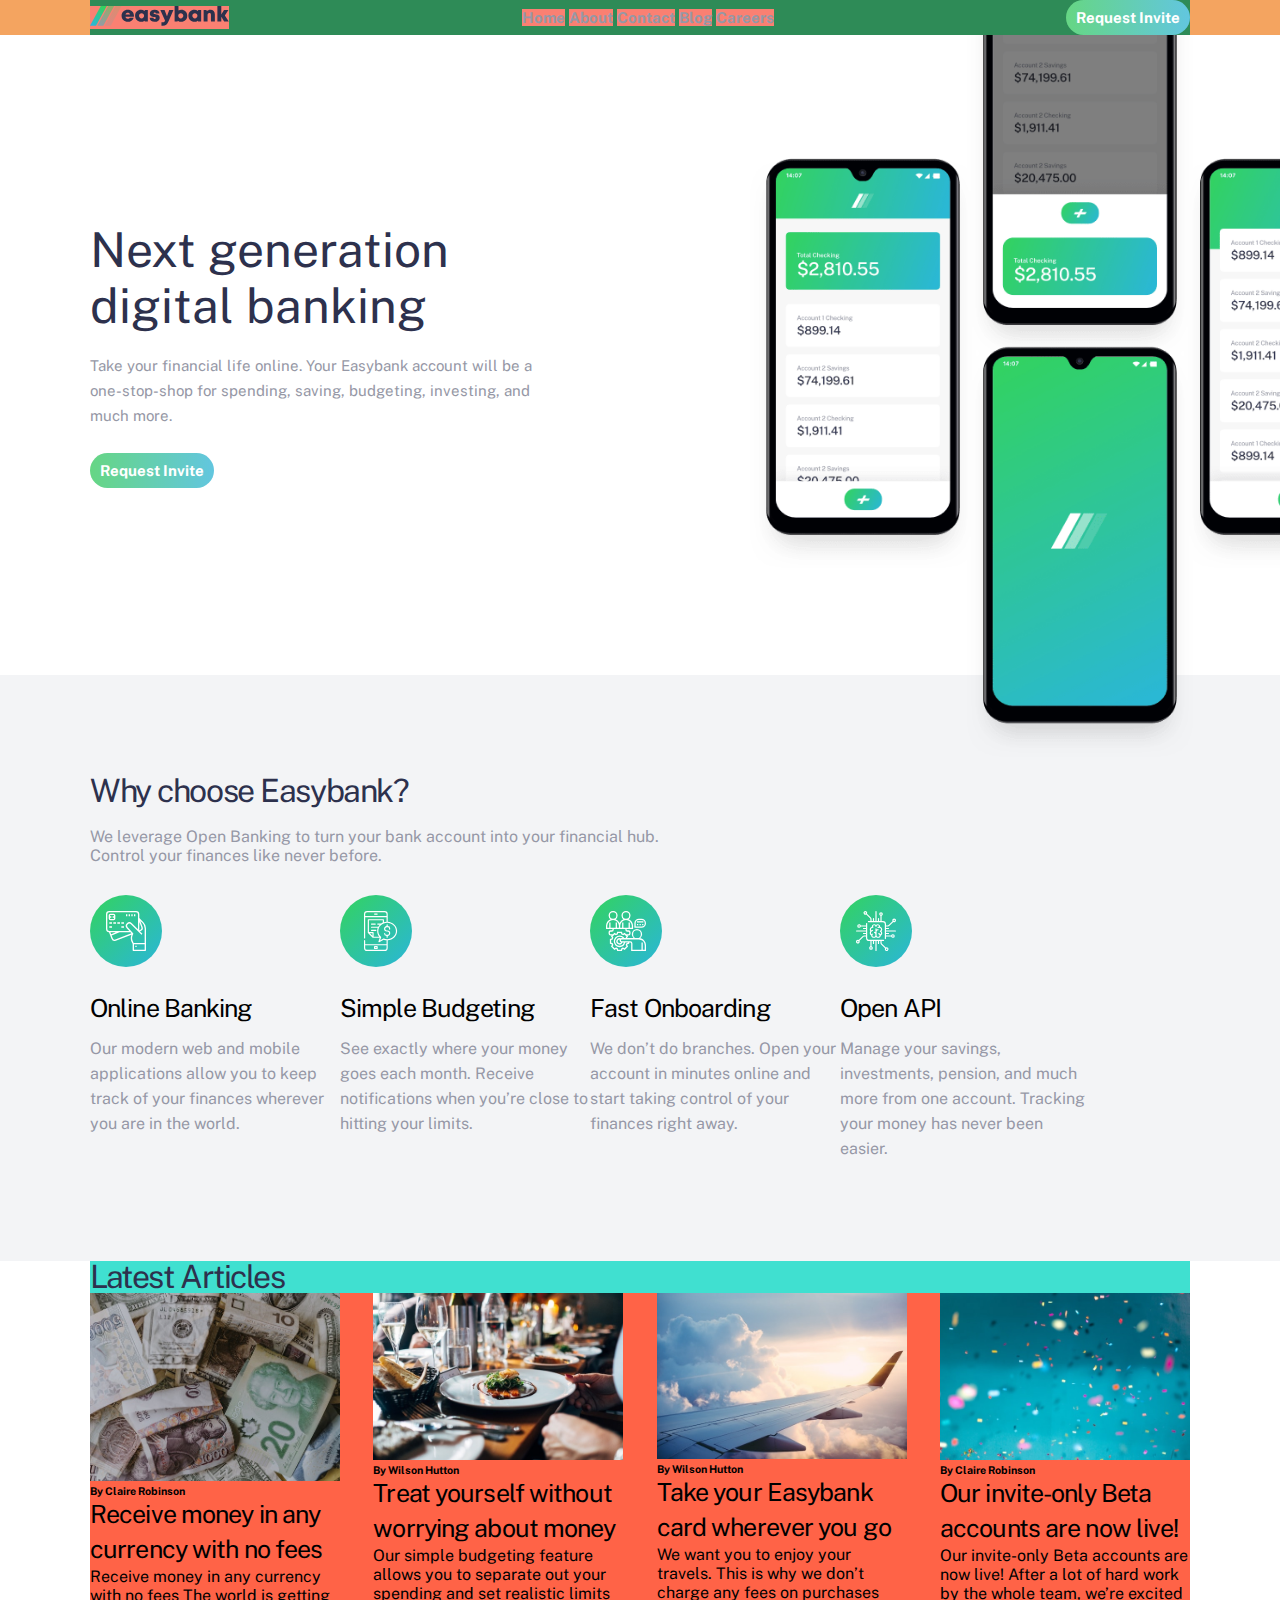
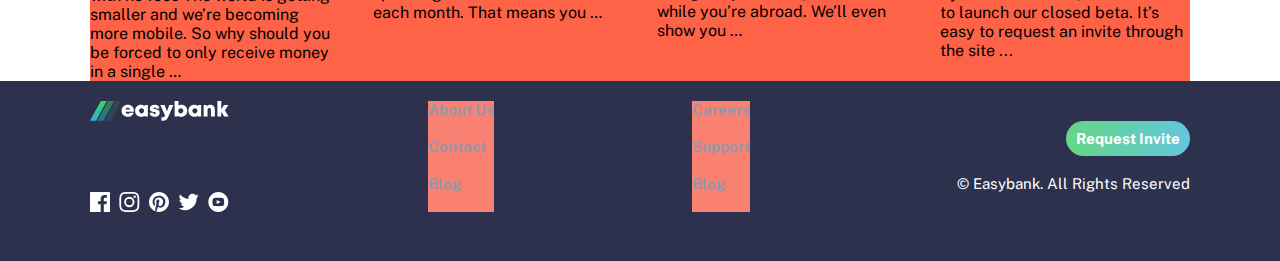
<file: easybank-landing-page-master/index.html>
<!DOCTYPE html>
<html lang="en">
<head>
  <meta charset="UTF-8">
  <meta name="viewport" content="width=device-width, initial-scale=1.0"> <!-- displays site properly based on user's device -->

  <link rel="icon" type="image/png" sizes="32x32" href="./images/favicon-32x32.png">
  <link rel="stylesheet" href="./styles/style.css">
  <title>Easybank landing page</title>
</head>
<body>
  <header>
    <div class="container">
      <a class="brand" href="./index.html"><img src="./images/logo.svg" alt="logo"></a>
      
      <nav class="nav-items">
        <a class="nav-item" href="./index.html">Home</a>
        <a class="nav-item" href="./about.html">About</a>
        <a class="nav-item" href="./contact.html">Contact</a>
        <a class="nav-item" href="./blog.html">Blog</a>
        <a class="nav-item" href="./careers.html">Careers</a>
      </nav>
      
      <a class="btn btn-regular btn-green" href="./request.html">Request Invite</a>

      <nav class="side-items">
        <a class="side-item" href="./index.html">Home</a>
        <a class="side-item" href="./about.html">About</a>
        <a class="side-item" href="./contact.html">Contact</a>
        <a class="side-item" href="./blog.html">Blog</a>
        <a class="side-item" href="./careers.html">Careers</a>
      </nav>
      
      <button class="btn btn-mobile">
        <svg class="btn btn-mobile btn-mobile--active" xmlns="http://www.w3.org/2000/svg" width="24" height="11"><g fill="#2D314D" fill-rule="evenodd"><path d="M0 0h24v1H0zM0 5h24v1H0zM0 10h24v1H0z"/></g></svg>
        <svg class="btn btn-mobile btn--mobile--hidden" xmlns="http://www.w3.org/2000/svg" width="18" height="19"><g fill="#2D314D" fill-rule="evenodd"><path d="M.868.661l16.97 16.97-.706.708L.162 1.369z"/><path d="M.161 17.632L17.131.662l.708.706-16.97 16.97z"/></g></svg>
      </button>
  
    </div>
  </header>
  
  <main>
    <section class="hero">
      <div class="container">
        <div class="hero__copy">
          <h1 class="t-h1">Next generation<br> digital banking</h1>
          <p class="t-body1">Take your financial life online. Your Easybank account will be a one-stop-shop 
            for spending, saving, budgeting, investing, and much more.
          </p>
          <a class="btn btn-regular btn-green" href="./request.html">Request Invite</a>
        </div>
        <div class="hero__image">
          <img src="./images/image-mockups.png" alt="intro image">
        </div>
      </div>
    </section>
    <section class="reason">
      <div class="container">
        <div class="reason__header__copy">
          <h2 class="t-h2">Why choose Easybank?</h2>
          <p class="t-body2">We leverage Open Banking to turn your bank account into your financial hub.<br>Control 
            your finances like never before.</p>
        </div>
        <div class="reason__main__copy">
          <div class="reason__card">
            <div class="reason__card__image">
              <img src="./images/icon-online.svg" alt="online banking">
            </div>
            <div class="reason__card__header">
              <h4 class="t-h4">Online Banking</h4>
            </div>
            <div class="reason__card__copy"> 
              <p class="t-body3">Our modern web and mobile applications allow you to keep track of your finances 
                wherever you are in the world.</p>
            </div>
          </div>
          <div class="reason__card">
            <div class="reason__card__image">
              <img src="./images/icon-budgeting.svg" alt="budgeting">
            </div>
            <div class="reason__card__header">
              <h4 class="t-h4">Simple Budgeting</h4>
            </div>
            <div class="reason__card__copy"> 
              <p class="t-body3">See exactly where your money goes each month. Receive notifications when you’re 
                close to hitting your limits.</p>
            </div>
          </div>
          <div class="reason__card">
            <div class="reason__card__image">
              <img src="./images/icon-onboarding.svg" alt="on boarding">
            </div>
            <div class="reason__card__header">
              <h4 class="t-h4">Fast Onboarding</h4>
            </div>
            <div class="reason__card__copy"> 
              <p class="t-body3">We don’t do branches. Open your account in minutes online and start taking control 
                of your finances right away.</p>
            </div>
          </div>
          <div class="reason__card">
            <div class="reason__card__image">
              <img src="./images/icon-api.svg" alt="open api">
            </div>
            <div class="reason__card__header">
              <h4 class="t-h4">Open API</h4>
            </div>
            <div class="reason__card__copy"> 
              <p class="t-body3">Manage your savings, investments, pension, and much more from one account. Tracking 
                your money has never been easier.</p>
            </div>
          </div>
        </div>  
      </div>
    </section>
    <section class="articles">
      <div class="container">
        <div class="article__main">
          <h2 class="t-h2">Latest Articles</h2>
        </div>
        <div class="article__cards">
          <div class="article__card">
            <div class="article__card__image">
              <img src="./images/image-currency.jpg" alt="currency">
            </div>
            <div class="article__card__header">
              <h6 class="t-h6">By Claire Robinson</h6>
            </div>
            <div class="article__card__copy">
              <h4 class="t-h4">Receive money in any currency with no fees</h4>
              <p class="t-body4"> Receive money in any currency with no fees
                The world is getting smaller and we’re becoming more mobile. So why should you be 
                forced to only receive money in a single …</p>
            </div>
          </div>
          <div class="article__card">
            <div class="article__card__image">
              <img src="./images/image-restaurant.jpg" alt="restaurant">
            </div>
            <div class="article__card__header">
              <h6 class="t-h6">By Wilson Hutton</h6>
            </div>
            <div class="article__card__copy">
              <h4 class="t-h4"> Treat yourself without worrying about money</h4>
              <p class="t-body4">
                Our simple budgeting feature allows you to separate out your spending and set 
                realistic limits each month. That means you …</p>
            </div>
          </div>
          <div class="article__card">
            <div class="article__card__image">
              <img src="./images/image-plane.jpg" alt="plane">
            </div>
            <div class="article__card__header">
              <h6 class="t-h6">By Wilson Hutton</h6>
            </div>
            <div class="article__card__copy">
              <h4 class="t-h4">Take your Easybank card wherever you go</h4>
              <p class="t-body4"> 
                We want you to enjoy your travels. This is why we don’t charge any fees on purchases 
                while you’re abroad. We’ll even show you …</p>
            </div>
          </div>
          <div class="article__card">
            <div class="article__card__image">
              <img src="./images/image-confetti.jpg" alt="confetti">
            </div>
            <div class="article__card__header">
              <h6 class="t-h6">By Claire Robinson</h6>
            </div>
            <div class="article__card__copy">
              <h4 class="t-h4">Our invite-only Beta accounts are now live!</h4>
              <p class="t-body4"> Our invite-only Beta accounts are now live!
                After a lot of hard work by the whole team, we’re excited to launch our closed beta. 
                It’s easy to request an invite through the site ...</p>
            </div>
          </div>
        </div>
      </div>
    </section>
  </main>
  <footer>
    <div class="container">
      <div class="footer__container">
        <div class="footer__header">
          <div class="footer__image">
            <svg xmlns="http://www.w3.org/2000/svg" width="139" height="20"><defs><linearGradient id="a" x1="72.195%" x2="17.503%" y1="0%" y2="100%"><stop offset="0%" stop-color="#33D35E"/><stop offset="100%" stop-color="#2AB6D9"/></linearGradient></defs><g fill="none" fill-rule="evenodd"><path fill="#fff" fill-rule="nonzero" d="M37.754 15.847c2.852 0 5.152-1.622 5.952-4.216h-3.897c-.376.665-1.14 1.066-2.055 1.066-1.237 0-2.065-.674-2.32-1.978h8.44c.051-.352.081-.694.081-1.037 0-3.335-2.537-5.95-6.201-5.95-3.568 0-6.175 2.564-6.175 6.049 0 3.473 2.628 6.066 6.175 6.066zm2.344-7.297h-4.596c.317-1.129 1.11-1.749 2.252-1.749 1.181 0 2 .613 2.344 1.75zm10.946 7.296c1.32 0 2.5-.434 3.43-1.188l.336.804h3.027V4.093h-2.919l-.4.88c-.94-.775-2.135-1.222-3.474-1.222-3.476 0-5.961 2.505-5.961 6.026 0 3.533 2.485 6.07 5.961 6.07zm.524-3.467c-1.467 0-2.545-1.108-2.545-2.593 0-1.475 1.069-2.583 2.545-2.583 1.466 0 2.544 1.108 2.544 2.583 0 1.485-1.078 2.593-2.544 2.593zm13.123 3.467c3.02 0 5.025-1.554 5.025-3.93 0-2.883-2.387-3.256-4.183-3.575-1.08-.193-1.95-.344-1.95-.99 0-.527.422-.838 1.05-.838.71 0 1.197.337 1.197 1.063h3.667c-.044-2.303-1.92-3.843-4.816-3.843-2.912 0-4.854 1.47-4.854 3.75 0 2.757 2.337 3.289 4.1 3.574 1.092.181 1.952.368 1.952 1.024 0 .587-.543.88-1.116.88-.742 0-1.32-.383-1.32-1.214h-3.77c.036 2.463 1.919 4.1 5.018 4.1zm8.1 3.858c2.936 0 4.344-1.257 5.877-4.736l4.764-10.863h-4.206l-2.249 6.263-2.412-6.263H70.31l4.698 10.43c-.53 1.414-.983 1.804-2.48 1.804H71.45v3.365h1.341zm18.504-3.858c3.5 0 5.973-2.515 5.973-6.048S94.796 3.75 91.295 3.75a5.332 5.332 0 00-2.825.784V0H84.6v15.474h2.897l.37-.844c.923.771 2.102 1.216 3.428 1.216zm-.523-3.467c-1.467 0-2.545-1.108-2.545-2.58 0-1.486 1.078-2.594 2.545-2.594 1.466 0 2.544 1.108 2.544 2.593 0 1.473-1.087 2.58-2.544 2.58zm13.598 3.467c1.32 0 2.5-.434 3.43-1.188l.336.804h3.027V4.093h-2.918l-.401.88c-.939-.775-2.135-1.222-3.474-1.222-3.476 0-5.96 2.505-5.96 6.026 0 3.533 2.484 6.07 5.96 6.07zm.524-3.467c-1.467 0-2.545-1.108-2.545-2.593 0-1.475 1.07-2.583 2.545-2.583 1.467 0 2.545 1.108 2.545 2.583 0 1.485-1.078 2.593-2.545 2.593zm12.653 3.095V9.403c0-1.447.702-2.3 1.923-2.3.986 0 1.483.657 1.483 1.98v6.39h3.915V8.543c0-2.897-1.733-4.773-4.373-4.773-1.47 0-2.733.565-3.58 1.508l-.537-1.172h-2.747v11.369h3.916zm13.748 0v-4.808l2.848 4.808h4.616l-3.902-5.95 3.543-5.419h-4.397l-2.708 4.454V0h-3.916v15.474h3.916z"/><g fill="url(#a)"><path d="M10.802 0L0 19.704h5.986L16.789 0z"/><path opacity=".5" d="M18.171 0L7.368 19.704h5.986L24.157 0z"/><path opacity=".15" d="M25.539 0L14.737 19.704h5.986L31.525 0z"/></g></g></svg>
          </div>
          <div class="footer__social">
            <svg xmlns="http://www.w3.org/2000/svg" width="20" height="20"><path fill="#FFF" d="M18.896 0H1.104C.494 0 0 .494 0 1.104v17.793C0 19.506.494 20 1.104 20h9.58v-7.745H8.076V9.237h2.606V7.01c0-2.583 1.578-3.99 3.883-3.99 1.104 0 2.052.082 2.329.119v2.7h-1.598c-1.254 0-1.496.597-1.496 1.47v1.928h2.989l-.39 3.018h-2.6V20h5.098c.608 0 1.102-.494 1.102-1.104V1.104C20 .494 19.506 0 18.896 0z"/></svg>
            <svg xmlns="http://www.w3.org/2000/svg" width="21" height="20"><path fill="#FFF" d="M10.333 1.802c2.67 0 2.987.01 4.042.059 2.71.123 3.976 1.409 4.1 4.099.048 1.054.057 1.37.057 4.04 0 2.672-.01 2.988-.058 4.042-.124 2.687-1.386 3.975-4.099 4.099-1.055.048-1.37.058-4.042.058-2.67 0-2.986-.01-4.04-.058-2.717-.124-3.976-1.416-4.1-4.1-.048-1.054-.058-1.37-.058-4.041 0-2.67.01-2.986.058-4.04.124-2.69 1.387-3.977 4.1-4.1 1.054-.048 1.37-.058 4.04-.058zm0-1.802C7.618 0 7.278.012 6.211.06 2.579.227.56 2.242.394 5.877.345 6.944.334 7.284.334 10s.011 3.057.06 4.123c.166 3.632 2.181 5.65 5.816 5.817 1.068.048 1.408.06 4.123.06 2.716 0 3.057-.012 4.124-.06 3.628-.167 5.651-2.182 5.816-5.817.049-1.066.06-1.407.06-4.123s-.011-3.056-.06-4.122C20.11 2.249 18.093.228 14.458.06 13.39.01 13.049 0 10.333 0zm0 4.865a5.135 5.135 0 100 10.27 5.135 5.135 0 000-10.27zm0 8.468a3.333 3.333 0 110-6.666 3.333 3.333 0 010 6.666zm5.339-9.87a1.2 1.2 0 10-.001 2.4 1.2 1.2 0 000-2.4z"/></svg>
            <svg xmlns="http://www.w3.org/2000/svg" width="20" height="20"><path fill="#FFF" d="M10 0C4.478 0 0 4.477 0 10c0 4.237 2.636 7.855 6.356 9.312-.088-.791-.167-2.005.035-2.868.182-.78 1.172-4.97 1.172-4.97s-.299-.6-.299-1.486c0-1.39.806-2.428 1.81-2.428.852 0 1.264.64 1.264 1.408 0 .858-.545 2.14-.828 3.33-.236.995.5 1.807 1.48 1.807 1.778 0 3.144-1.874 3.144-4.58 0-2.393-1.72-4.068-4.177-4.068-2.845 0-4.515 2.135-4.515 4.34 0 .859.331 1.781.745 2.281a.3.3 0 01.069.288l-.278 1.133c-.044.183-.145.223-.335.134-1.249-.581-2.03-2.407-2.03-3.874 0-3.154 2.292-6.052 6.608-6.052 3.469 0 6.165 2.473 6.165 5.776 0 3.447-2.173 6.22-5.19 6.22-1.013 0-1.965-.525-2.291-1.148l-.623 2.378c-.226.869-.835 1.958-1.244 2.621.937.29 1.931.446 2.962.446 5.522 0 10-4.477 10-10S15.522 0 10 0z"/></svg>
            <svg xmlns="http://www.w3.org/2000/svg" width="21" height="18"><path fill="#FFF" d="M20.667 2.797a8.192 8.192 0 01-2.357.646 4.11 4.11 0 001.804-2.27 8.22 8.22 0 01-2.606.996A4.096 4.096 0 0014.513.873c-2.649 0-4.595 2.472-3.997 5.038a11.648 11.648 0 01-8.457-4.287 4.109 4.109 0 001.27 5.478A4.086 4.086 0 011.47 6.59c-.045 1.901 1.317 3.68 3.29 4.075a4.113 4.113 0 01-1.853.07 4.106 4.106 0 003.834 2.85 8.25 8.25 0 01-6.075 1.7 11.616 11.616 0 006.29 1.843c7.618 0 11.922-6.434 11.662-12.205a8.354 8.354 0 002.048-2.124z"/></svg>
            <svg xmlns="http://www.w3.org/2000/svg" width="21" height="20"><path fill="#FFF" d="M10.333 0c-5.522 0-10 4.478-10 10 0 5.523 4.478 10 10 10 5.523 0 10-4.477 10-10 0-5.522-4.477-10-10-10zm3.701 14.077c-1.752.12-5.653.12-7.402 0C4.735 13.947 4.514 13.018 4.5 10c.014-3.024.237-3.947 2.132-4.077 1.749-.12 5.651-.12 7.402 0 1.898.13 2.118 1.059 2.133 4.077-.015 3.024-.238 3.947-2.133 4.077zM8.667 8.048l4.097 1.949-4.097 1.955V8.048z"/></svg>
          </div>
        </div>
        <div class="footer__items">
          <a href="./about.html" class="footer__item">About Us</a>
          <a href="./contact.html" class="footer__item">Contact</a>
          <a href="./blog.html" class="footer__item">Blog</a>
        </div>
        <div class="footer__items">
          <a href="./careers.html" class="footer__item">Careers</a>
          <a href="./support.html" class="footer__item">Support</a>
          <a href="#" class="footer__item">Blog</a>
        </div>
      </div>
      <div class="footer__request">
        <a class="btn btn-regular btn-green" href="./request.html">Request Invite</a>
        <p class="t-body6">  © Easybank. All Rights Reserved</p>
      </div>
    </div>
  </footer>

  
</body>
</html>
</file>
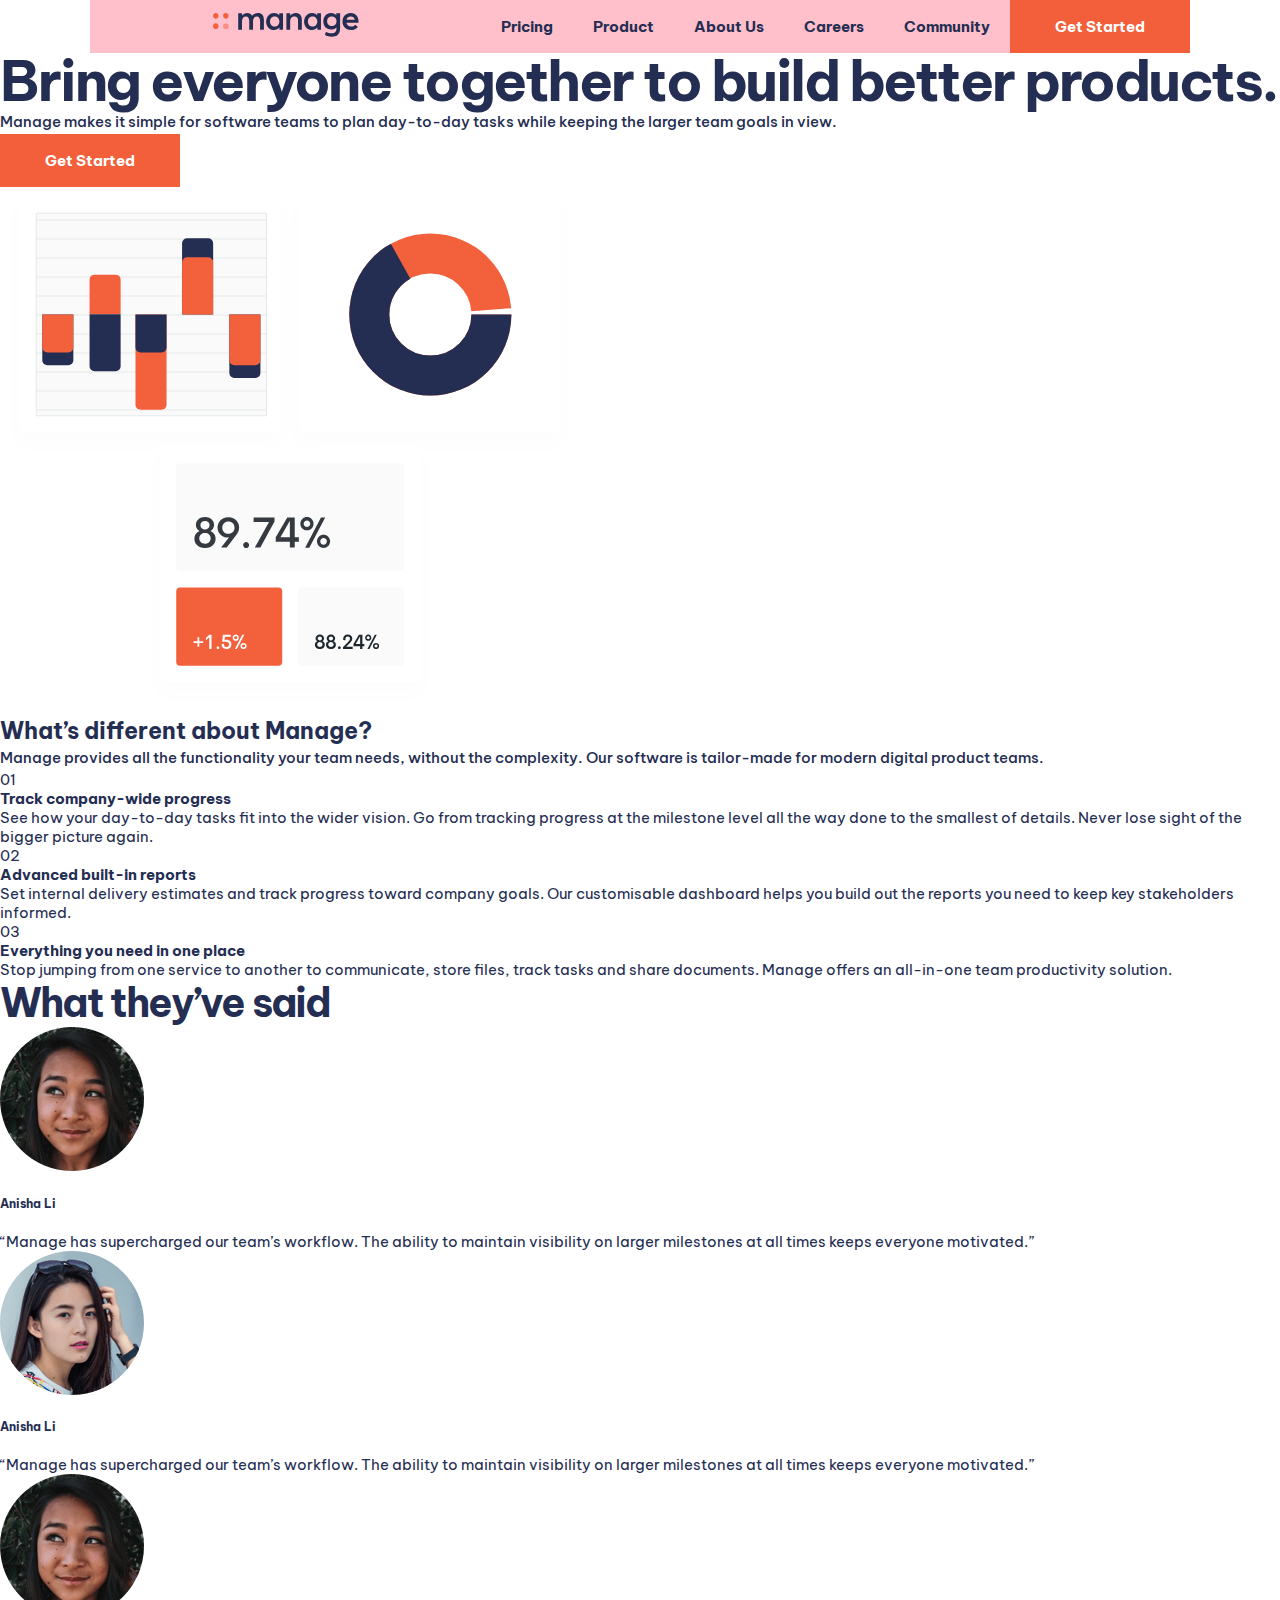
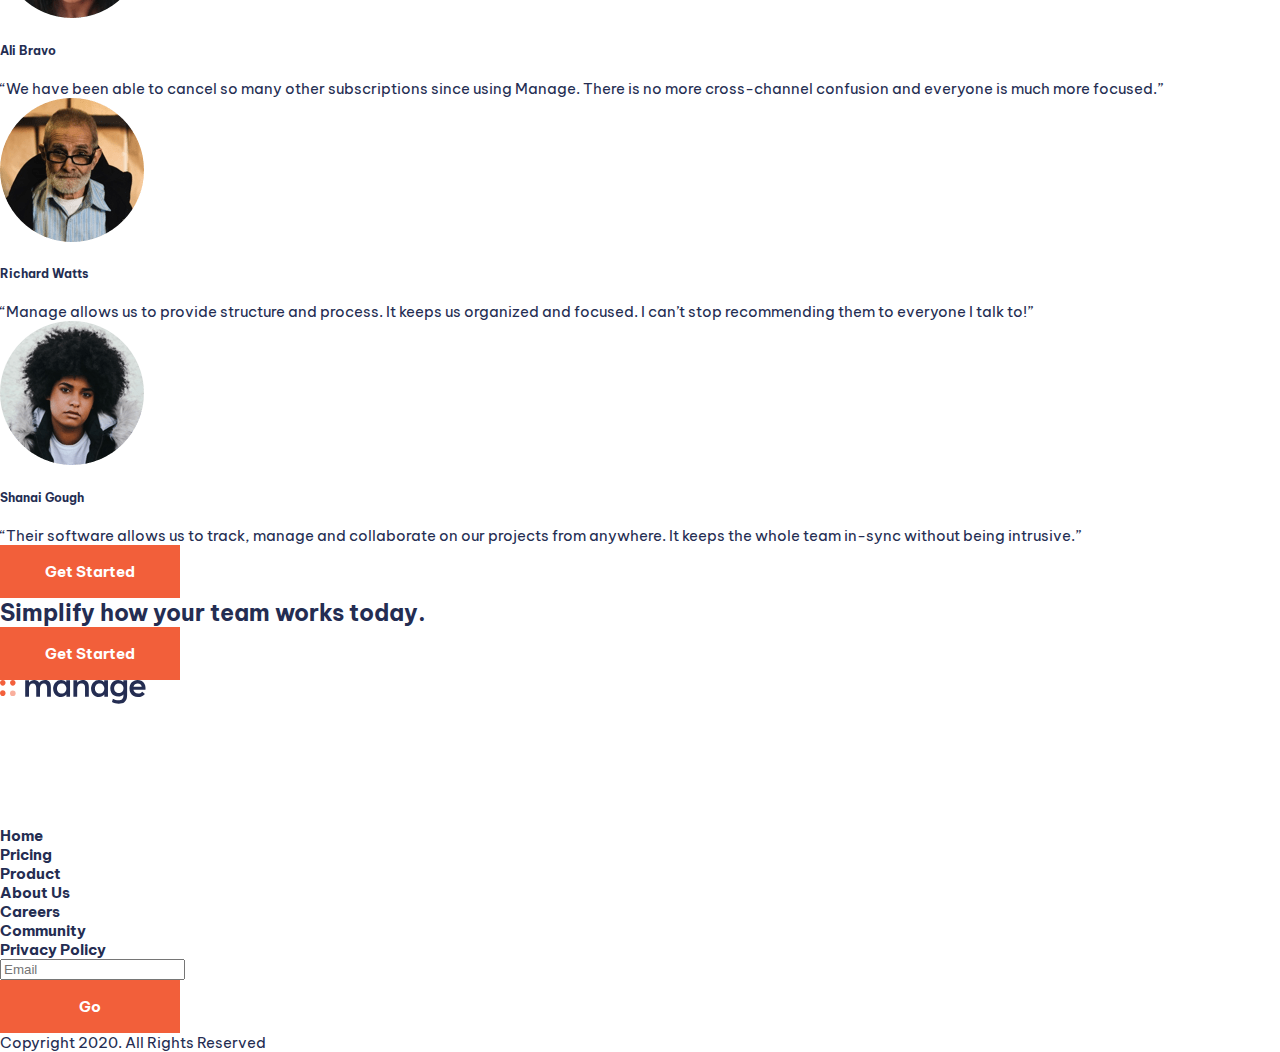
<file: manage-landing-page/index.html>
<!DOCTYPE html>
<html lang="en">
<head>
  <meta charset="UTF-8">
  <meta name="viewport" content="width=device-width, initial-scale=1.0"> <!-- displays site properly based on user's device -->

  <link rel="icon" type="image/png" sizes="32x32" href="./images/favicon-32x32.png">
  <link rel="stylesheet" href="./styles/styles.css">
  <title>Manage landing page</title>

</head>
<body>
  <header class="header">
    <div class="container">
      <div class="nav-container">
        <a class="brand" href="./index.html">
          <div class="logo">
            <img src="./images/logo.svg" alt="logo svg">
          </div>
        </a>
        <nav class="header__nav">
          <ul class="nav__items">
            <li class="nav__item">
              <a class="t-link" href="./pricing.html">Pricing</a>
            </li>
            <li class="nav__item">
              <a class="t-link" href="./product.html">Product</a>
            </li>
            <li class="nav__item">
              <a class="t-link" herf="./aboutus.html">About Us</a>
            </li>
            <li class="nav__item">
              <a class="t-link" href="./careers.html">Careers</a>
            </li>
            <li class="nav__item">
              <a class="t-link" href="./community.html">Community</a>
            </li>
          </ul>
        </nav>
        <a class="btn btn-orange btn-regular" href="./getstarted.html">Get Started</a>
      </div>
        <nav class="side-menu">
          <ul class="side-menu__items">
            <li class="side-menu__item">
              <a class="t-link t-link--sidebar" href="./pricing.html">Pricing</a>
            </li>
            <li class="side-menu__item">
              <a class="t-link t-link--sidebar" href="./product.html">Product</a>
            </li>
            <li class="side-menu__item">
              <a class="t-link t-link--sidebar" href="./aboutus.html">About Us</a>
            </li>
            <li class="side-menu__item">
              <a class="t-link t-link--sidebar" href="./careers.html">Careers</a>
            </li>
            <li class="side-menu__item">
              <a class="t-link t-link--sidebar" href="./community.html">Community</a>
            </li>
          </ul>
        </nav>
        <button class="menu-trigger" aria-label="alternative for screen readers" title="alternative for other users">
          <svg class="menu-trigger__icon" xmlns="http://www.w3.org/2000/svg" width="21" height="22"><path fill="#242D52" fill-rule="evenodd" d="M17.925.747l2.828 2.828L13.328 11l7.425 7.425-2.828 2.828-7.425-7.425-7.425 7.425-2.828-2.828L7.671 11 .247 3.575 3.075.747 10.5 8.171 17.925.747z"/></svg>
          <svg class="menu-trigger__icon active" xmlns="http://www.w3.org/2000/svg" width="25" height="18"><g fill="#242D52" fill-rule="evenodd"><path d="M0 0h25v4H0zM0 7h25v4H0zM0 14h25v4H0z"/></g></svg>
        </button>
    </div>
  </header>

  <main class="main main--home">
    <section class="home-hero">
      <span aria-roledescription="screen reader" class="screen-reader-only">Intro section</span>
      <div class="container">
        <div class="hero">
          <div class="hero__copy">
            <h1 class="t-h1 t-blue heading">Bring everyone together to build better products.</h1>
            <p class="t-body1">
              Manage makes it simple for software teams to plan day-to-day 
              tasks while keeping the larger team goals in view.
            </p>
            <a class="btn btn-orange btn-regular" href="./getstarted.html">Get Started</a>
          </div>
          <div class="hero__picture">
            <img src="./images/illustration-intro.svg" alt="intro illustration">
          </div>
        </div>
      </div>
    </section>
    <section class="features">
      <span class="screen-reader-only">Section of Features</span>
      <div class="container">
        <article class="feature">
          <div class="feature__why">
            <div class="feature__copy">
              <h2 class="t-h2 t-navy">What’s different about Manage?</h2>
              <p class="t-body1">Manage provides all the functionality your team needs, without the complexity. Our software is tailor-made for modern digital product teams. </p>
            </div>
            <div class="feature__list">
              <ul class="feature__items">
                <li class="feature__item">
                  <div class="feature__item__number">
                    <p class="feature__item__number__copy">01</p>
                  </div>
                  <div class="feature__item__content">
                    <div class="feature__item__copy">
                      <h4 class="t-h4 t-navy">  Track company-wide progress</h4>
                      <p class="t-body2">
                        See how your day-to-day tasks fit into the wider vision. Go from tracking progress at the milestone level all the way done to the smallest of details. Never lose sight of the bigger picture again. 
                      </p>
                    </div>
                  </div>
                </li>
                <li class="feature__item">
                  <div class="feature__item__number">
                    <p class="feature__item__number__copy">02</p>
                  </div>
                  <div class="feature__item__content">
                    <div class="feature__item__copy">
                      <h4 class="t-h4 t-navy"> Advanced built-in reports</h4>
                      <p class="t-body2">
                        Set internal delivery estimates and track progress toward company goals. Our customisable dashboard helps you build out the reports you need to keep key stakeholders informed.
                      </p>
                    </div>
                  </div>
                </li>
                <li class="feature__item">
                  <div class="feature__item__number">
                    <p class="feature__item__number__copy">03</p>
                  </div>
                  <div class="feature__item__content">
                    <div class="feature__item__copy">
                      <h4 class="t-h4 t-navy">Everything you need in one place</h4>
                      <p class="t-body2">Stop jumping from one service to another to communicate, store files, track tasks and share documents. Manage offers an all-in-one team productivity solution.
                      </p>
                    </div>
                  </div>
                </li>
              </ul>
            </div>
          </div>  
        </article>
      </div>
    </section>
    <section class="testimonial">
      <div class="container">
        <div class="testimonial__header">
          <h3 class="t-h3">What they’ve said</h3>
        </div>
        <div class="slider">
          <div class="slider__card">
            <div class="slider__card__image">
              <img src="./images/avatar-ali.png" alt="avatar">
            </div>
            <div class="slider__card__copy">
              <h5>Anisha Li</h5>
            <p>“Manage has supercharged our team’s workflow. The ability to maintain 
                visibility on larger milestones at all times keeps everyone motivated.”
            </p>
            </div>
          </div>
          <div class="slider__card">
            <div class="slider__card__image">
              <img src="./images/avatar-anisha.png" alt="avatar">
            </div>
            <div class="slider__card__copy">
              <h5>Anisha Li</h5>
            <p>“Manage has supercharged our team’s workflow. The ability to maintain 
                visibility on larger milestones at all times keeps everyone motivated.”
            </p>
            </div>
          </div>
          <div class="slider__card">
            <div class="slider__card__image">
              <img src="./images/avatar-ali.png" alt="avatar">
            </div>
            <div class="slider__card__copy">
              <h5>Ali Bravo</h5>
              <p>“We have been able to cancel so many other subscriptions since using Manage. There is no more cross-channel confusion and everyone is much 
                more focused.”
              </p>
            </div>
          </div>
          <div class="slider__card">
            <div class="slider__card__image">
              <img src="./images/avatar-richard.png" alt="avatar">
            </div>
            <div class="slider__card__copy">
              <h5>Richard Watts</h5>
              <p>“Manage allows us to provide structure and process. It keeps us organized 
                and focused. I can’t stop recommending them to everyone I talk to!”
              </p>
            </div>
          </div>
          <div class="slider__card">
            <div class="slider__card__image">
              <img src="./images/avatar-shanai.png" alt="avatar">
            </div>
            <div class="slider__card__copy">
              <h5>Shanai Gough</h5>
              <p>“Their software allows us to track, manage and collaborate on our projects 
                from anywhere. It keeps the whole team in-sync without being intrusive.”
              </p>
            </div>
          </div>
        </div>
        <a class="btn btn-orange btn-regular" href="./getstarted.html">Get Started</a>
      </div>
    </section>
    <section class="calltoaction">
      <div class="container">
        <div class="calltoaction_copy">
          <h2>Simplify how your team works today.</h2>
          <a class="btn btn-orange btn-regular" href="./getstarted.html">Get Started</a>
        </div>
      </div>
    </section>
  </main>

  <footer>
    <div class="container">
      <div class="footer_container">
          <div class="footer_logo">
            <svg xmlns="http://www.w3.org/2000/svg" width="146" height="24"><g fill="none" fill-rule="evenodd"><path fill="#242D52" fill-rule="nonzero" d="M40.014 16.809V8.553c0-1.577.366-2.82 1.098-3.73.733-.91 1.65-1.365 2.75-1.365 2.158 0 3.237 1.577 3.237 4.731v8.62h3.782v-9.58c0-2.415-.5-4.22-1.503-5.417C48.376.615 46.945.017 45.084.017c-1.222 0-2.34.234-3.352.703a6.833 6.833 0 00-2.56 2.043h-.066C38.126.932 36.486.017 34.184.017c-.969 0-1.902.217-2.799.653a6.976 6.976 0 00-2.353 1.878h-.05V.265H25.2v16.527h3.782V8.553c0-1.577.372-2.82 1.115-3.73.743-.91 1.693-1.365 2.849-1.365 2.19 0 3.286 1.577 3.286 4.731v8.62h3.782zm21.101.248c2.246 0 3.997-.827 5.252-2.482h.05v2.217h3.616V.265h-3.782V2.25h-.066C64.93.761 63.23.017 61.082.017a7.76 7.76 0 00-5.681 2.415c-.705.75-1.26 1.66-1.668 2.73a9.589 9.589 0 00-.611 3.44c0 1.258.203 2.416.61 3.475.408 1.059.964 1.952 1.669 2.68a7.348 7.348 0 002.535 1.696 8.325 8.325 0 003.18.604zm.595-3.441c-1.399 0-2.538-.466-3.419-1.398-.88-.932-1.321-2.132-1.321-3.599 0-1.555.454-2.804 1.362-3.747.909-.943 2.04-1.414 3.394-1.414 1.343 0 2.458.493 3.345 1.48.886.988 1.33 2.215 1.33 3.681 0 1.467-.455 2.667-1.363 3.599-.909.932-2.018 1.398-3.328 1.398zm27.112 3.193V7.064c0-2.393-.536-4.166-1.61-5.319C86.14.593 84.655.017 82.762.017a7.373 7.373 0 00-3.056.645 6.958 6.958 0 00-2.477 1.87h-.05V.264h-3.782v16.527h3.782V8.487c0-1.588.388-2.823 1.164-3.706.777-.882 1.814-1.323 3.113-1.323.595 0 1.104.077 1.528.231.424.155.796.406 1.115.753.32.348.556.819.71 1.415.154.595.231 1.323.231 2.183v8.769h3.782zm10.218.248c2.246 0 3.996-.827 5.252-2.482h.05v2.217h3.616V.265h-3.782V2.25h-.066C102.855.761 101.154.017 99.007.017a7.76 7.76 0 00-5.682 2.415c-.704.75-1.26 1.66-1.668 2.73a9.589 9.589 0 00-.61 3.44c0 1.258.203 2.416.61 3.475.408 1.059.964 1.952 1.668 2.68a7.348 7.348 0 002.536 1.696 8.325 8.325 0 003.179.604zm.594-3.441c-1.398 0-2.538-.466-3.418-1.398-.881-.932-1.322-2.132-1.322-3.599 0-1.555.455-2.804 1.363-3.747.908-.943 2.04-1.414 3.394-1.414 1.343 0 2.458.493 3.344 1.48.886.988 1.33 2.215 1.33 3.681 0 1.467-.455 2.667-1.363 3.599-.908.932-2.018 1.398-3.328 1.398zm19.07 10.125c1.2 0 2.274-.14 3.22-.422.947-.281 1.743-.673 2.387-1.175a6.385 6.385 0 001.602-1.844 8.14 8.14 0 00.916-2.383c.188-.86.281-1.803.281-2.829V.265h-3.782v1.737h-.066a7.059 7.059 0 00-2.353-1.49A7.62 7.62 0 00118.142 0c-1.508 0-2.862.358-4.062 1.075-1.2.717-2.134 1.713-2.8 2.987-.666 1.273-.999 2.705-.999 4.293 0 1.61.35 3.038 1.049 4.285.699 1.246 1.66 2.203 2.882 2.87 1.222.667 2.598 1.001 4.129 1.001 2.047 0 3.716-.673 5.004-2.018h.066v1.753c0 1.17-.43 2.14-1.288 2.912-.86.772-2.07 1.158-3.634 1.158-1.068 0-2.006-.132-2.816-.397-.809-.265-1.742-.678-2.799-1.24l-.892 3.341c.925.552 1.966.976 3.122 1.274 1.156.298 2.356.447 3.6.447zm.132-10.72c-1.365 0-2.491-.434-3.377-1.3-.887-.865-1.33-2.026-1.33-3.482 0-1.4.435-2.542 1.305-3.425.87-.882 2.004-1.323 3.402-1.323 1.332 0 2.442.435 3.328 1.307.886.871 1.33 2.002 1.33 3.391 0 1.401-.433 2.556-1.297 3.466-.864.91-1.985 1.365-3.361 1.365zm19.086 4.036c1.542 0 2.899-.281 4.071-.844 1.173-.562 2.133-1.323 2.882-2.283l-2.642-2.266c-1.035 1.301-2.406 1.952-4.113 1.952-1.21 0-2.237-.337-3.08-1.01-.842-.672-1.384-1.593-1.627-2.762h12.024c.066-.397.099-.9.099-1.506 0-1.599-.325-3.027-.975-4.285a7.198 7.198 0 00-2.807-2.961c-1.222-.717-2.632-1.075-4.228-1.075a8.191 8.191 0 00-3.188.62c-.99.414-1.844.99-2.56 1.729-.715.739-1.277 1.638-1.684 2.696-.407 1.06-.611 2.212-.611 3.458 0 1.688.369 3.185 1.106 4.492.738 1.307 1.746 2.308 3.023 3.003 1.277.695 2.714 1.042 4.31 1.042zm3.815-10.274h-8.257c.264-1.059.776-1.878 1.535-2.457.76-.579 1.663-.868 2.709-.868 1.057 0 1.93.298 2.618.893.688.596 1.153 1.406 1.395 2.432z"/><g fill="#F3603C"><path d="M2.786 10.286c1.538 0 2.785 1.279 2.785 2.857C5.571 14.72 4.324 16 2.786 16 1.247 16 0 14.72 0 13.143c0-1.578 1.247-2.857 2.786-2.857zM2.786 0C4.324 0 5.57 1.28 5.57 2.857c0 1.578-1.247 2.857-2.785 2.857C1.247 5.714 0 4.435 0 2.857 0 1.28 1.247 0 2.786 0zm10.028 0C14.353 0 15.6 1.28 15.6 2.857c0 1.578-1.247 2.857-2.786 2.857-1.538 0-2.785-1.279-2.785-2.857C10.029 1.28 11.276 0 12.814 0z"/><ellipse cx="12.814" cy="13.257" opacity=".5" rx="2.786" ry="2.857"/></g></g></svg>
            <ul class="social">
              <li><svg xmlns="http://www.w3.org/2000/svg" width="20" height="20"><path fill="#FFF" d="M18.896 0H1.104C.494 0 0 .494 0 1.104v17.793C0 19.506.494 20 1.104 20h9.58v-7.745H8.076V9.237h2.606V7.01c0-2.583 1.578-3.99 3.883-3.99 1.104 0 2.052.082 2.329.119v2.7h-1.598c-1.254 0-1.496.597-1.496 1.47v1.928h2.989l-.39 3.018h-2.6V20h5.098c.608 0 1.102-.494 1.102-1.104V1.104C20 .494 19.506 0 18.896 0z"/></svg></li>
              <li><svg xmlns="http://www.w3.org/2000/svg" width="21" height="20"><path fill="#FFF" d="M10.333 1.802c2.67 0 2.987.01 4.042.059 2.71.123 3.976 1.409 4.1 4.099.048 1.054.057 1.37.057 4.04 0 2.672-.01 2.988-.058 4.042-.124 2.687-1.386 3.975-4.099 4.099-1.055.048-1.37.058-4.042.058-2.67 0-2.986-.01-4.04-.058-2.717-.124-3.976-1.416-4.1-4.1-.048-1.054-.058-1.37-.058-4.041 0-2.67.01-2.986.058-4.04.124-2.69 1.387-3.977 4.1-4.1 1.054-.048 1.37-.058 4.04-.058zm0-1.802C7.618 0 7.278.012 6.211.06 2.579.227.56 2.242.394 5.877.345 6.944.334 7.284.334 10s.011 3.057.06 4.123c.166 3.632 2.181 5.65 5.816 5.817 1.068.048 1.408.06 4.123.06 2.716 0 3.057-.012 4.124-.06 3.628-.167 5.651-2.182 5.816-5.817.049-1.066.06-1.407.06-4.123s-.011-3.056-.06-4.122C20.11 2.249 18.093.228 14.458.06 13.39.01 13.049 0 10.333 0zm0 4.865a5.135 5.135 0 100 10.27 5.135 5.135 0 000-10.27zm0 8.468a3.333 3.333 0 110-6.666 3.333 3.333 0 010 6.666zm5.339-9.87a1.2 1.2 0 10-.001 2.4 1.2 1.2 0 000-2.4z"/></svg></li>
              <li><svg xmlns="http://www.w3.org/2000/svg" width="20" height="20"><path fill="#FFF" d="M10 0C4.478 0 0 4.477 0 10c0 4.237 2.636 7.855 6.356 9.312-.088-.791-.167-2.005.035-2.868.182-.78 1.172-4.97 1.172-4.97s-.299-.6-.299-1.486c0-1.39.806-2.428 1.81-2.428.852 0 1.264.64 1.264 1.408 0 .858-.545 2.14-.828 3.33-.236.995.5 1.807 1.48 1.807 1.778 0 3.144-1.874 3.144-4.58 0-2.393-1.72-4.068-4.177-4.068-2.845 0-4.515 2.135-4.515 4.34 0 .859.331 1.781.745 2.281a.3.3 0 01.069.288l-.278 1.133c-.044.183-.145.223-.335.134-1.249-.581-2.03-2.407-2.03-3.874 0-3.154 2.292-6.052 6.608-6.052 3.469 0 6.165 2.473 6.165 5.776 0 3.447-2.173 6.22-5.19 6.22-1.013 0-1.965-.525-2.291-1.148l-.623 2.378c-.226.869-.835 1.958-1.244 2.621.937.29 1.931.446 2.962.446 5.522 0 10-4.477 10-10S15.522 0 10 0z"/></svg></li>
              <li><svg xmlns="http://www.w3.org/2000/svg" width="21" height="18"><path fill="#FFF" d="M20.667 2.797a8.192 8.192 0 01-2.357.646 4.11 4.11 0 001.804-2.27 8.22 8.22 0 01-2.606.996A4.096 4.096 0 0014.513.873c-2.649 0-4.595 2.472-3.997 5.038a11.648 11.648 0 01-8.457-4.287 4.109 4.109 0 001.27 5.478A4.086 4.086 0 011.47 6.59c-.045 1.901 1.317 3.68 3.29 4.075a4.113 4.113 0 01-1.853.07 4.106 4.106 0 003.834 2.85 8.25 8.25 0 01-6.075 1.7 11.616 11.616 0 006.29 1.843c7.618 0 11.922-6.434 11.662-12.205a8.354 8.354 0 002.048-2.124z"/></svg></li>
              <li><svg xmlns="http://www.w3.org/2000/svg" width="21" height="20"><path fill="#FFF" d="M10.333 0c-5.522 0-10 4.478-10 10 0 5.523 4.478 10 10 10 5.523 0 10-4.477 10-10 0-5.522-4.477-10-10-10zm3.701 14.077c-1.752.12-5.653.12-7.402 0C4.735 13.947 4.514 13.018 4.5 10c.014-3.024.237-3.947 2.132-4.077 1.749-.12 5.651-.12 7.402 0 1.898.13 2.118 1.059 2.133 4.077-.015 3.024-.238 3.947-2.133 4.077zM8.667 8.048l4.097 1.949-4.097 1.955V8.048z"/></svg></li>
            </ul>
        </div>
        <ul class="footer-nav">
          <li class="footer-nav__item">
            <a class="t-link" href="./index.html">Home</a>
          </li>
          <li class="footer-nav__item">
            <a class="t-link" href="./pricing.html">Pricing</a>
          </li>
          <li class="footer-nav__item">
            <a class="t-link" href="./product.html">Product</a>
          </li>
          <li class="footer-nav__item">
            <a class="t-link" herf="./aboutus.html">About Us</a>
          </li>
        </ul>
        <ul class="footer__nav">
          <li class="footer-nav__item">
            <a class="t-link" href="./careers.html">Careers</a>
          </li>
          <li class="footer-nav__item">
            <a class="t-link" href="./community.html">Community</a>
          </li>
          <li class="footer-nav__item">
            <a class="t-link" href="./privacy.html">Privacy Policy</a>
          </li>
        </ul>
        <div class="footer__email">
          <div class="footer__email__input">
            <label class="screen-reader-only" for="email">Email</label>
            <input class="input-box" type="email" name="email" id="email" placeholder="Email">
            <a class="btn btn-orange btn-regular" href="#">Go</a>
          </div>
          <div class="footer__email__copy">
            <p class="t-body3">Copyright 2020. All Rights Reserved</p>
          </div>
        </div>
      </div>
      </div>
  </footer>
</body>
</html>
</file>
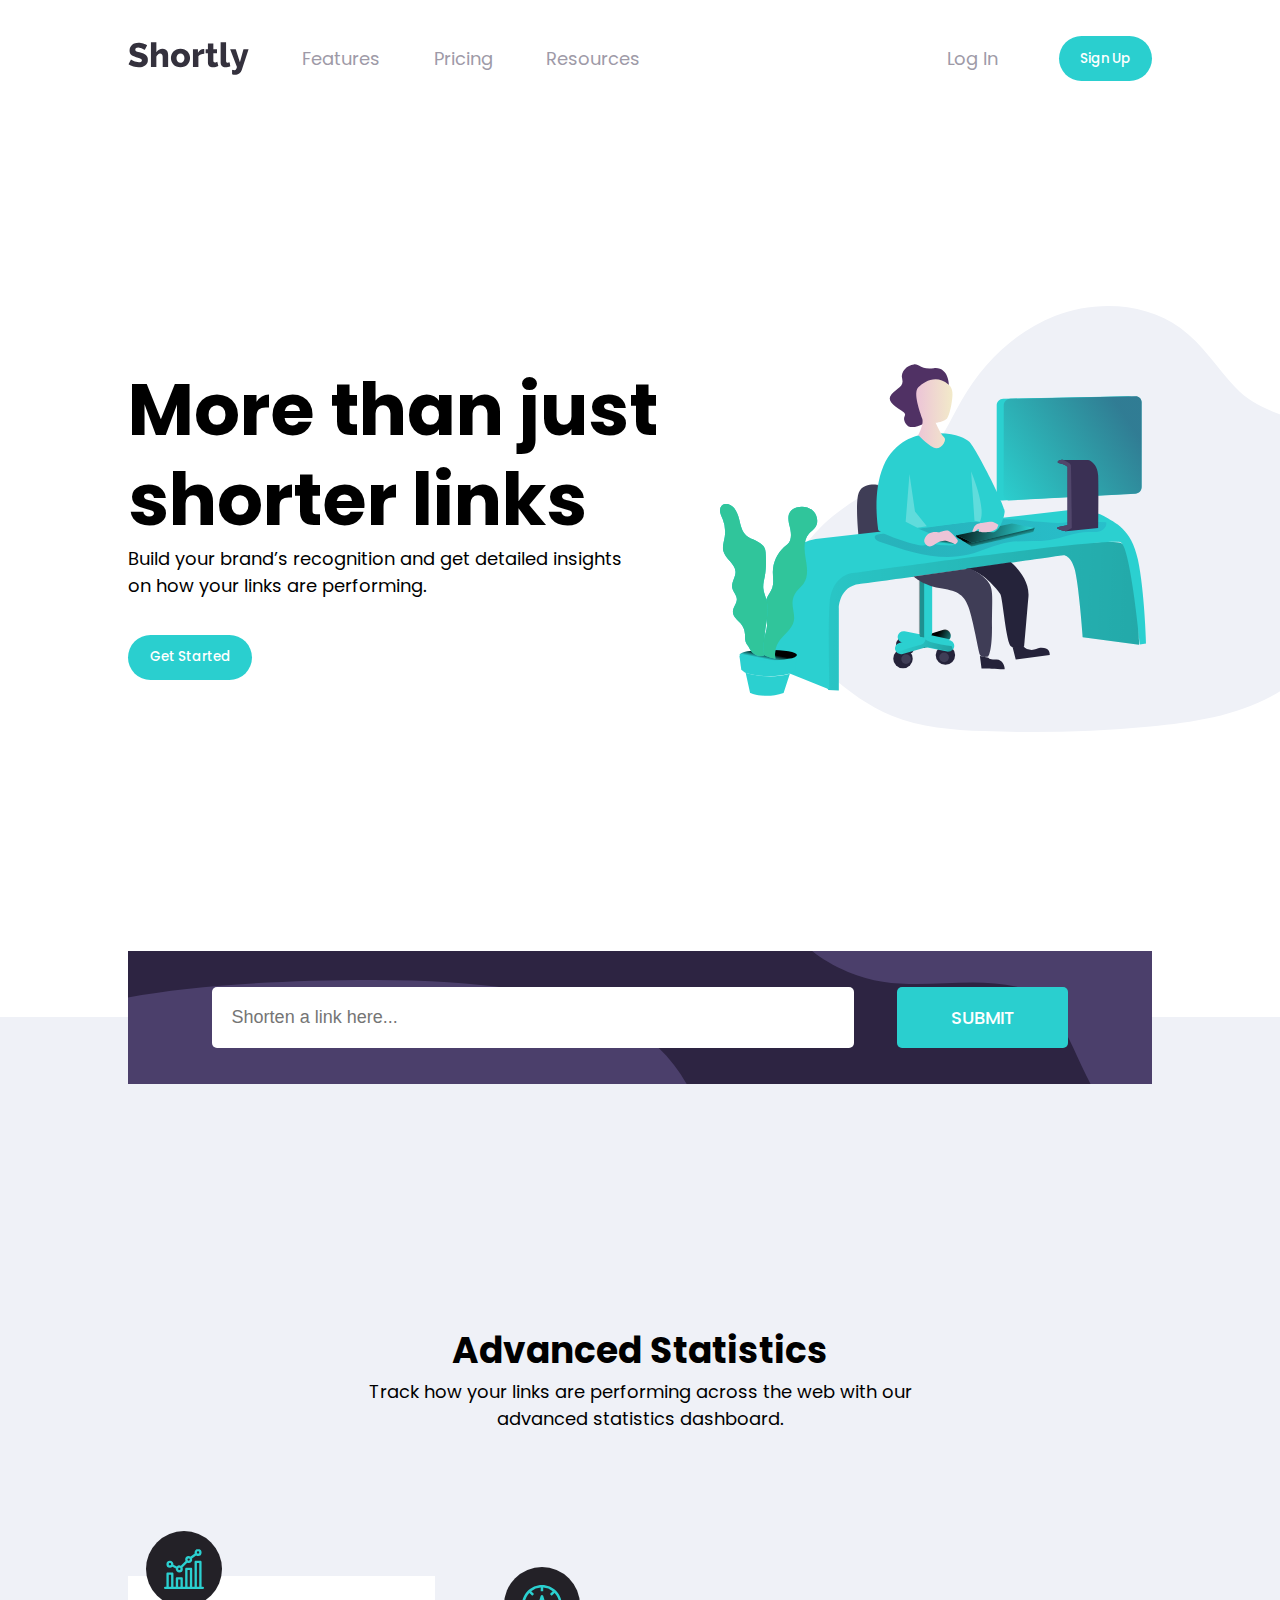
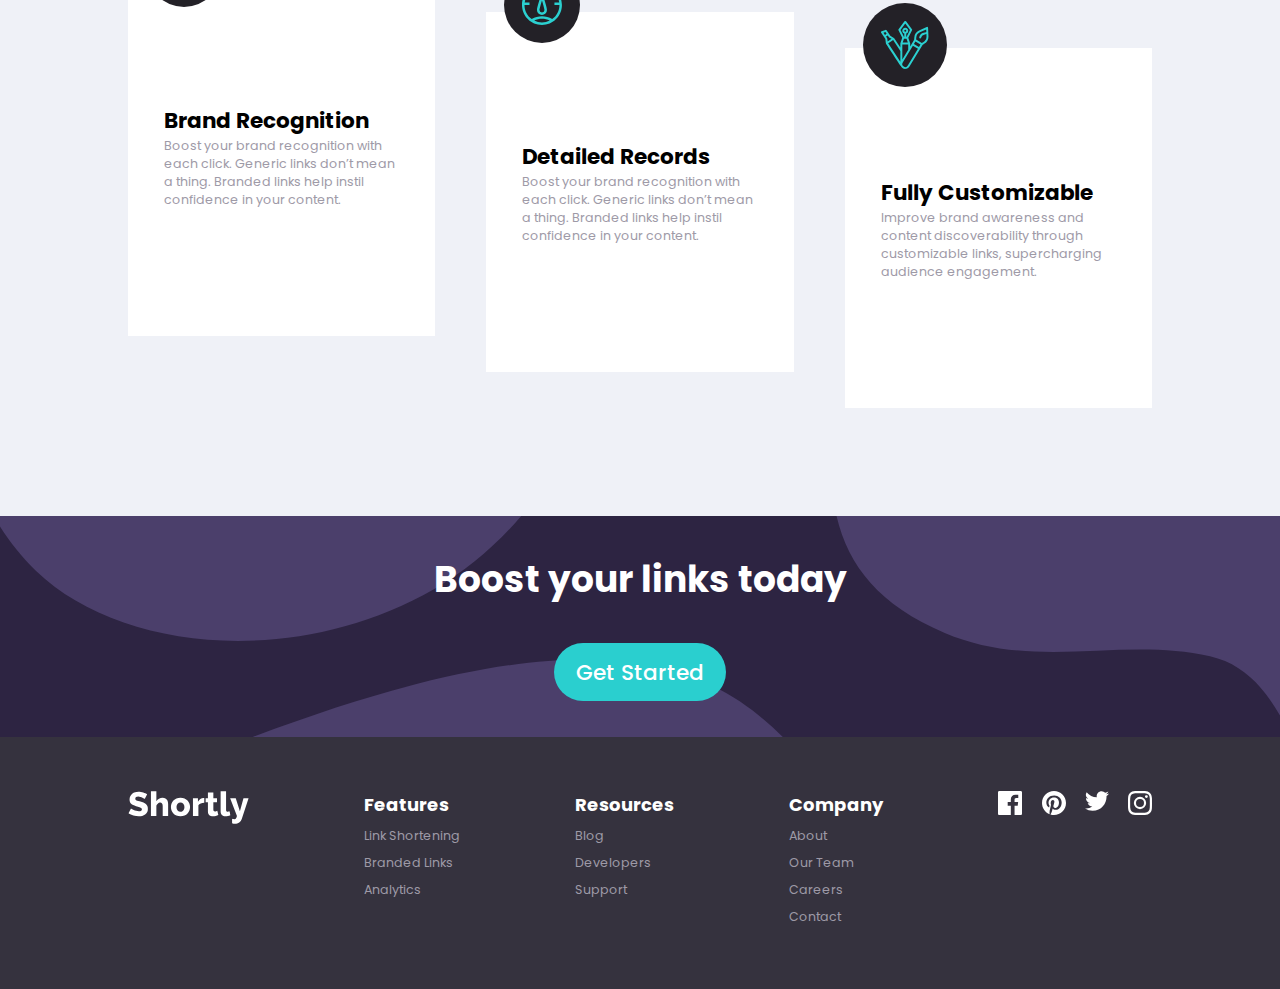
<file: url-shortening-api-master/index.html>
<!DOCTYPE html>
<html lang="en">
<head>
  <meta charset="UTF-8">
  <meta name="viewport" content="width=device-width, initial-scale=1, minimum-scale=1"> <!-- displays site properly based on user's device -->

  <link rel="icon" type="image/png" sizes="32x32" href="./images/favicon-32x32.png">
  <meta name="description" content="URL Shortening Service">
  <title>Shortly URL</title>
  <link rel="stylesheet" href="./styles/style.css">
</head>
<body>

  <header>
    <nav class="flex">
        <ul class="flex left">
        <img src="./images/logo.svg" alt="logo">
          <li><a href="#">Features</a></li>
          <li><a href="#">Pricing</a></li>
          <li><a href="#">Resources</a></li>
        </ul>
        <ul class="flex right">
          <li><a href="#">Log In</a></li>
          <li><button>Sign Up</button></li>
        </ul>
        <div class="burger">
          <img src="./images/logo.svg" alt="logo">
          <div>
            <span class="line line1"></span>
            <span class="line line2"></span>
            <span class="line line3"></span>
          </div>
        </div>
        <div class="sidebar">
          <ul>
            <li><a href="#">Features</a></li>
            <li><a href="#">Pricing</a></li>
            <li><a href="#">Resources</a></li>
            <span></span>
            <li><a href="#">Log In</a></li>
            <li><button>Sign Up</button></li>
          </ul>
        </div>
    </nav>
  </header>

  <main>
    <section class="hero flex">
       <div>
         <h1>
           More than just shorter links
         </h1>
         <p>
           Build your brand’s recognition and get detailed insights<br/>
           on how your links are performing.
         </p>
         <button>Get Started</button>
       </div>   
       <div class="img-contianer">
          <img src="./images/illustration-working.svg" alt="working">
       </div> 
    </section>
    <section class="shorten-form">
      <div class="flex wrapper">
        <div class="form-wrapper">
          <form action="app.js" method="post">
            <input type="text" placeholder="Shorten a link here..."/>
            <button type="submit">SUBMIT</button>
          </form>
          <span id="error1" class="error">Please add a link</span>
          <span id="error2" class="error">Please enter a valid URL</span>
        </div>
      </div>
    </section>
    <section>
      <ul class="generate-link">
      </ul>
    </section>
    <section class="stats">
      <div class="stats-header flex center">
        <h2>Advanced Statistics</h2>
        <p>Track how your links are performing across the web with our<br/>
          advanced statistics dashboard.
        </p>
      </div>
      <div  class="cards">
        <div class="card card1">
          <div class="image-container">
            <img src="./images/icon-brand-recognition.svg" alt="Brand Recognition">
          </div>
          <h4>Brand Recognition</h4>
          <p>Boost your brand recognition with each click. Generic links don’t 
            mean a thing. Branded links help instil confidence in your content.</p>
        </div>
        <div class="card card2">
          <div class="image-container">
            <img src="./images/icon-detailed-records.svg" alt="detailed Records">
          </div>
          <h4>Detailed Records</h4>
          <p>Boost your brand recognition with each click. Generic links don’t 
            mean a thing. Branded links help instil confidence in your content.</p>
        </div>
        <div class="card card3">
          <div class="image-container">
            <img src="./images/icon-fully-customizable.svg" alt="Fully Customizable">
          </div>
          <h4>Fully Customizable</h4>
          <p>  Improve brand awareness and content discoverability through customizable 
            links, supercharging audience engagement.</p>
        </div>
      </div>
    </section>

    <section class="boost-link">
      <div class="boost-container">
        <h2>Boost your links today</h2>
        <button>Get Started</button>
      </div>
    </section>
  </main>



  <section class="copied">
    <h3>Copied !</h3>
  </section>

  <footer>
    <div class="footer-container">
      <div class="logo">
        <svg xmlns="http://www.w3.org/2000/svg" width="121" height="33"><path fill="#fff" d="M16.715 7.932c-.068-.09-.306-.26-.714-.51s-.918-.51-1.53-.782-1.281-.51-2.006-.714a8.005 8.005 0 00-2.176-.306c-1.995 0-2.992.669-2.992 2.006 0 .408.107.748.323 1.02.215.272.532.516.952.731.419.215.946.414 1.58.595l1.406.393.805.219c1.156.317 2.198.663 3.128 1.037.929.374 1.717.839 2.363 1.394a5.647 5.647 0 011.496 2.023c.35.793.527 1.745.527 2.856 0 1.36-.255 2.51-.765 3.451-.51.94-1.185 1.7-2.023 2.278-.84.578-1.802.997-2.89 1.258-1.088.26-2.21.391-3.366.391a19.68 19.68 0 01-5.44-.799c-.884-.26-1.74-.572-2.567-.935A14.358 14.358 0 01.53 22.28l2.448-4.862c.09.113.385.329.884.646.498.317 1.116.635 1.853.952.736.317 1.558.6 2.465.85.906.25 1.824.374 2.754.374 1.972 0 2.958-.6 2.958-1.802 0-.453-.148-.827-.442-1.122-.295-.295-.703-.561-1.224-.799a12.455 12.455 0 00-1.504-.56l-1.702-.495-.976-.288c-1.111-.34-2.074-.708-2.89-1.105-.816-.397-1.49-.856-2.023-1.377a5.003 5.003 0 01-1.19-1.802c-.261-.68-.391-1.473-.391-2.38 0-1.27.238-2.391.714-3.366a7.266 7.266 0 011.938-2.465 8.435 8.435 0 012.839-1.513c1.076-.34 2.215-.51 3.417-.51.838 0 1.666.08 2.482.238.816.159 1.598.363 2.346.612.748.25 1.445.533 2.09.85.647.317 1.242.635 1.786.952l-2.448 4.624zM40.139 25h-5.44V14.97c0-1.156-.227-2.006-.68-2.55-.454-.544-1.077-.816-1.87-.816-.318 0-.663.074-1.037.221a4.173 4.173 0 00-1.088.646 5.827 5.827 0 00-.97 1.003 4.4 4.4 0 00-.68 1.292V25h-5.44V.18h5.44v9.962a6.786 6.786 0 012.602-2.465c1.076-.578 2.26-.867 3.553-.867 1.201 0 2.17.21 2.907.629.736.42 1.303.952 1.7 1.598.396.646.663 1.371.799 2.176.136.805.204 1.592.204 2.363V25zm12.34.34c-1.519 0-2.873-.25-4.063-.748-1.19-.499-2.193-1.173-3.01-2.023a8.54 8.54 0 01-1.852-2.958 9.97 9.97 0 01-.63-3.519c0-1.224.21-2.397.63-3.519a8.54 8.54 0 011.853-2.958c.816-.85 1.819-1.53 3.009-2.04s2.544-.765 4.063-.765c1.519 0 2.867.255 4.046.765 1.179.51 2.176 1.19 2.992 2.04a8.754 8.754 0 011.87 2.958 9.736 9.736 0 01.646 3.519 9.97 9.97 0 01-.63 3.519 8.54 8.54 0 01-1.852 2.958c-.816.85-1.82 1.524-3.01 2.023-1.19.499-2.543.748-4.062.748zM48.5 16.092c0 1.405.374 2.533 1.122 3.383.748.85 1.7 1.275 2.856 1.275a3.59 3.59 0 001.564-.34c.476-.227.89-.544 1.24-.952a4.57 4.57 0 00.834-1.479 5.632 5.632 0 00.306-1.887c0-1.405-.374-2.533-1.122-3.383-.748-.85-1.689-1.275-2.822-1.275a3.702 3.702 0 00-2.84 1.292 4.57 4.57 0 00-.832 1.479 5.632 5.632 0 00-.306 1.887zm27.776-4.284c-1.315.023-2.505.238-3.57.646-1.065.408-1.836 1.02-2.312 1.836V25h-5.44V7.15h4.998v3.604c.612-1.201 1.4-2.142 2.363-2.822.963-.68 1.989-1.031 3.077-1.054h.544c.113 0 .227.011.34.034v4.896zm14.074 12.24a21.71 21.71 0 01-2.567.884c-.963.272-1.932.408-2.907.408-.68 0-1.32-.085-1.92-.255a4.286 4.286 0 01-1.582-.816c-.453-.374-.81-.867-1.07-1.479-.262-.612-.392-1.349-.392-2.21v-9.316h-2.278V7.15h2.278V1.472h5.44V7.15h3.638v4.114h-3.638v7.446c0 .59.147 1.014.442 1.275.295.26.669.391 1.122.391.408 0 .827-.068 1.258-.204.43-.136.805-.283 1.122-.442l1.054 4.318zM92.627.18h5.44v18.462c0 1.36.578 2.04 1.734 2.04.272 0 .572-.04.901-.119.329-.08.63-.198.901-.357l.714 4.08c-.68.317-1.462.567-2.346.748-.884.181-1.711.272-2.482.272-1.564 0-2.765-.408-3.604-1.224-.839-.816-1.258-1.995-1.258-3.536V.18zm11.456 27.506c.454.159.879.272 1.275.34a6.4 6.4 0 001.071.102c.658 0 1.168-.227 1.53-.68.363-.453.692-1.27.986-2.448l-6.8-17.85h5.61l4.148 13.192 3.57-13.192h5.1l-6.8 20.74a7.106 7.106 0 01-2.55 3.587c-1.224.918-2.674 1.377-4.352 1.377a8.17 8.17 0 01-1.377-.119 7.516 7.516 0 01-1.41-.391v-4.658z"/></svg>
      </div>
      <div>
        <h5>Features</h5>
        <ul>
          <li><a href="#" target="_blank">Link Shortening</a></li>
          <li><a href="#" target="_blank">Branded Links</a></li>
          <li><a href="#" target="_blank">Analytics</a></li>
        </ul>
      </div>
      <div>
        <h5>Resources</h5>
        <ul>
          <li><a href="#" target="_blank" rel="noopener noreferrer">Blog</a></li>
          <li><a href="#" target="_blank" rel="noopener noreferrer">Developers</a></li>
          <li><a href="#" target="_blank" rel="noopener noreferrer">Support</a></li>
        </ul>
      </div>
      <div>
        <h5>Company</h5>
        <ul>
          <li><a href="#">About</a></li>
          <li><a href="#">Our Team</a></li>
          <li><a href="#">Careers</a></li>
          <li><a href="#">Contact</a></li>
        </ul>
      </div>
      <div class="social">
        <svg xmlns="http://www.w3.org/2000/svg" width="24" height="24"><path fill="#FFF" d="M22.675 0H1.325C.593 0 0 .593 0 1.325v21.351C0 23.407.593 24 1.325 24H12.82v-9.294H9.692v-3.622h3.128V8.413c0-3.1 1.893-4.788 4.659-4.788 1.325 0 2.463.099 2.795.143v3.24l-1.918.001c-1.504 0-1.795.715-1.795 1.763v2.313h3.587l-.467 3.622h-3.12V24h6.116c.73 0 1.323-.593 1.323-1.325V1.325C24 .593 23.407 0 22.675 0z"/></svg>
        <svg xmlns="http://www.w3.org/2000/svg" width="24" height="24"><path fill="#FFF" d="M12 0C5.373 0 0 5.372 0 12c0 5.084 3.163 9.426 7.627 11.174-.105-.949-.2-2.405.042-3.441.218-.937 1.407-5.965 1.407-5.965s-.359-.719-.359-1.782c0-1.668.967-2.914 2.171-2.914 1.023 0 1.518.769 1.518 1.69 0 1.029-.655 2.568-.994 3.995-.283 1.194.599 2.169 1.777 2.169 2.133 0 3.772-2.249 3.772-5.495 0-2.873-2.064-4.882-5.012-4.882-3.414 0-5.418 2.561-5.418 5.207 0 1.031.397 2.138.893 2.738a.36.36 0 01.083.345l-.333 1.36c-.053.22-.174.267-.402.161-1.499-.698-2.436-2.889-2.436-4.649 0-3.785 2.75-7.262 7.929-7.262 4.163 0 7.398 2.967 7.398 6.931 0 4.136-2.607 7.464-6.227 7.464-1.216 0-2.359-.631-2.75-1.378l-.748 2.853c-.271 1.043-1.002 2.35-1.492 3.146C9.57 23.812 10.763 24 12 24c6.627 0 12-5.373 12-12 0-6.628-5.373-12-12-12z"/></svg>
        <svg xmlns="http://www.w3.org/2000/svg" width="24" height="20"><path fill="#FFF" d="M24 2.557a9.83 9.83 0 01-2.828.775A4.932 4.932 0 0023.337.608a9.864 9.864 0 01-3.127 1.195A4.916 4.916 0 0016.616.248c-3.179 0-5.515 2.966-4.797 6.045A13.978 13.978 0 011.671 1.149a4.93 4.93 0 001.523 6.574 4.903 4.903 0 01-2.229-.616c-.054 2.281 1.581 4.415 3.949 4.89a4.935 4.935 0 01-2.224.084 4.928 4.928 0 004.6 3.419A9.9 9.9 0 010 17.54a13.94 13.94 0 007.548 2.212c9.142 0 14.307-7.721 13.995-14.646A10.025 10.025 0 0024 2.557z"/></svg>
        <svg xmlns="http://www.w3.org/2000/svg" width="24" height="24"><path fill="#FFF" d="M12 2.163c3.204 0 3.584.012 4.85.07 3.252.148 4.771 1.691 4.919 4.919.058 1.265.069 1.645.069 4.849 0 3.205-.012 3.584-.069 4.849-.149 3.225-1.664 4.771-4.919 4.919-1.266.058-1.644.07-4.85.07-3.204 0-3.584-.012-4.849-.07-3.26-.149-4.771-1.699-4.919-4.92-.058-1.265-.07-1.644-.07-4.849 0-3.204.013-3.583.07-4.849.149-3.227 1.664-4.771 4.919-4.919 1.266-.057 1.645-.069 4.849-.069zM12 0C8.741 0 8.333.014 7.053.072 2.695.272.273 2.69.073 7.052.014 8.333 0 8.741 0 12c0 3.259.014 3.668.072 4.948.2 4.358 2.618 6.78 6.98 6.98C8.333 23.986 8.741 24 12 24c3.259 0 3.668-.014 4.948-.072 4.354-.2 6.782-2.618 6.979-6.98.059-1.28.073-1.689.073-4.948 0-3.259-.014-3.667-.072-4.947-.196-4.354-2.617-6.78-6.979-6.98C15.668.014 15.259 0 12 0zm0 5.838a6.162 6.162 0 100 12.324 6.162 6.162 0 000-12.324zM12 16a4 4 0 110-8 4 4 0 010 8zm6.406-11.845a1.44 1.44 0 100 2.881 1.44 1.44 0 000-2.881z"/></svg>
      </div>
    </div>  
  </footer>
  <script src="./app.js"></script>
</body>
</html>
</file>
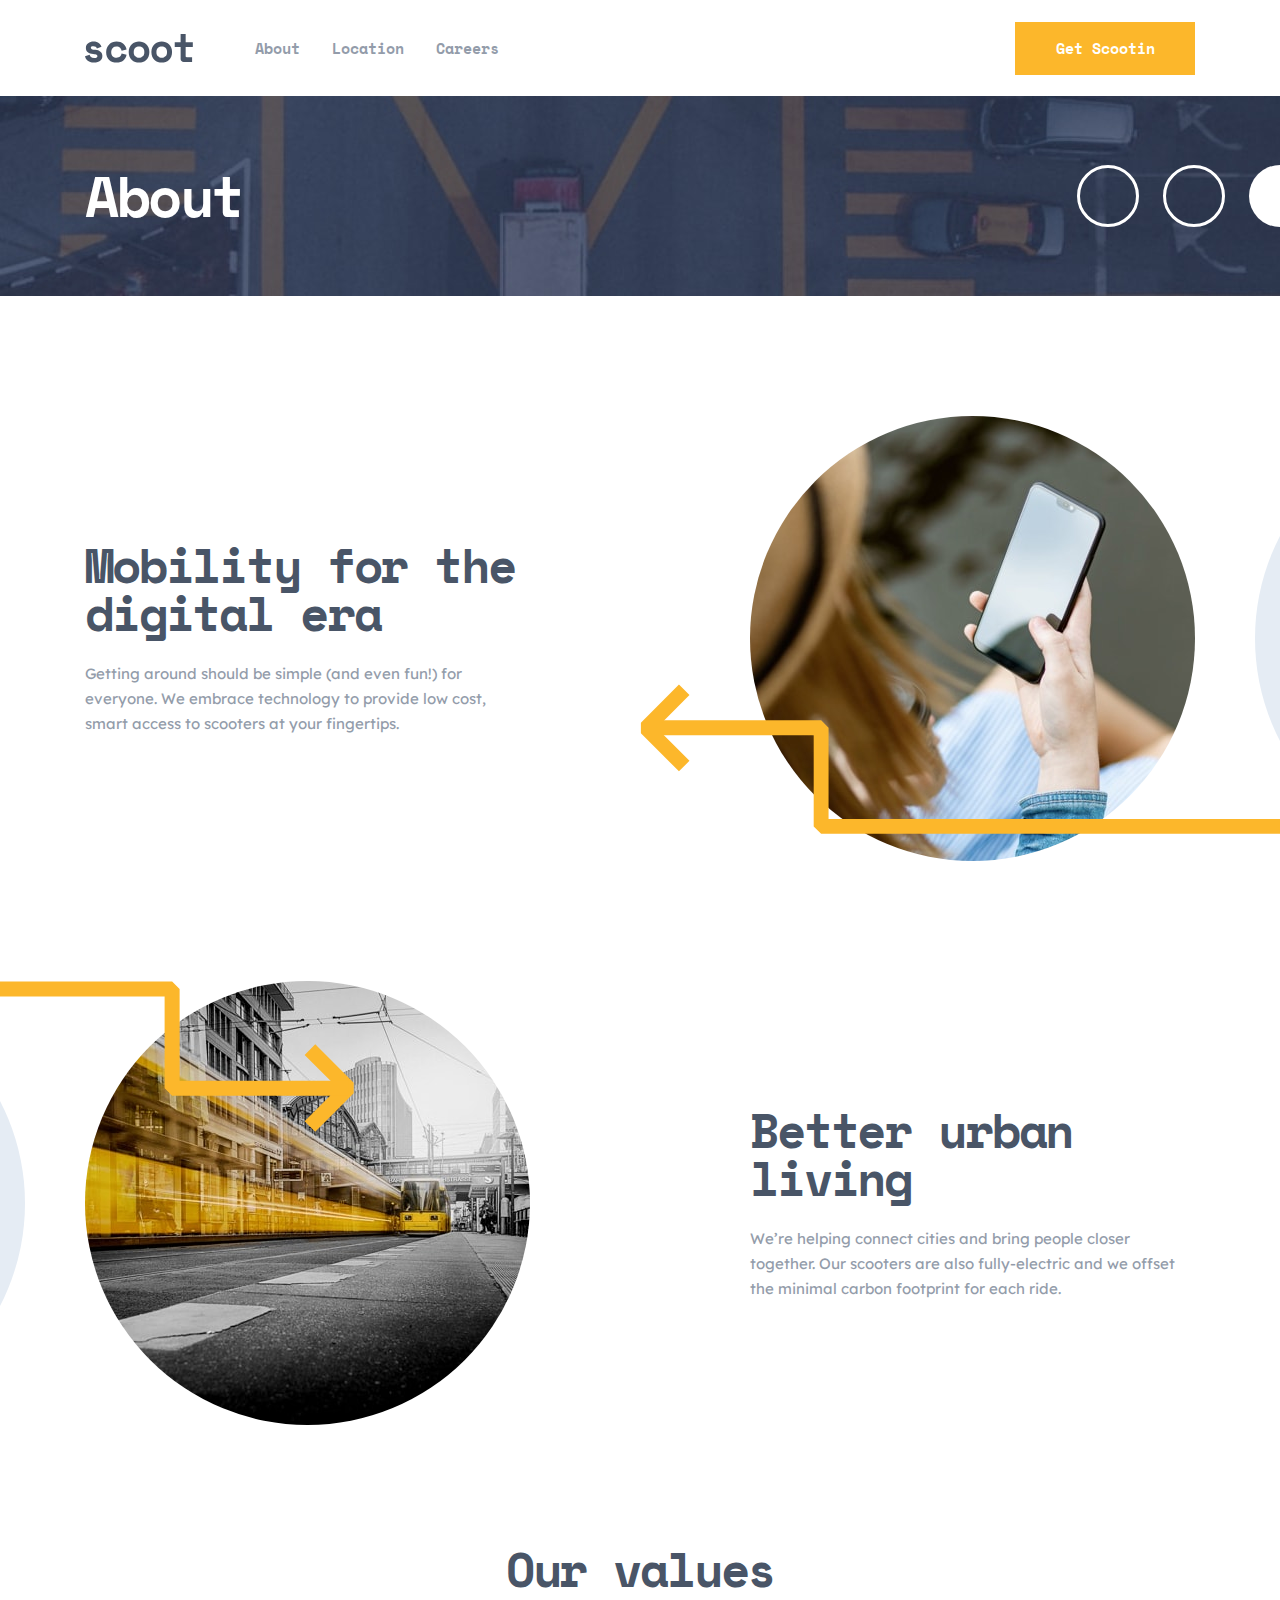
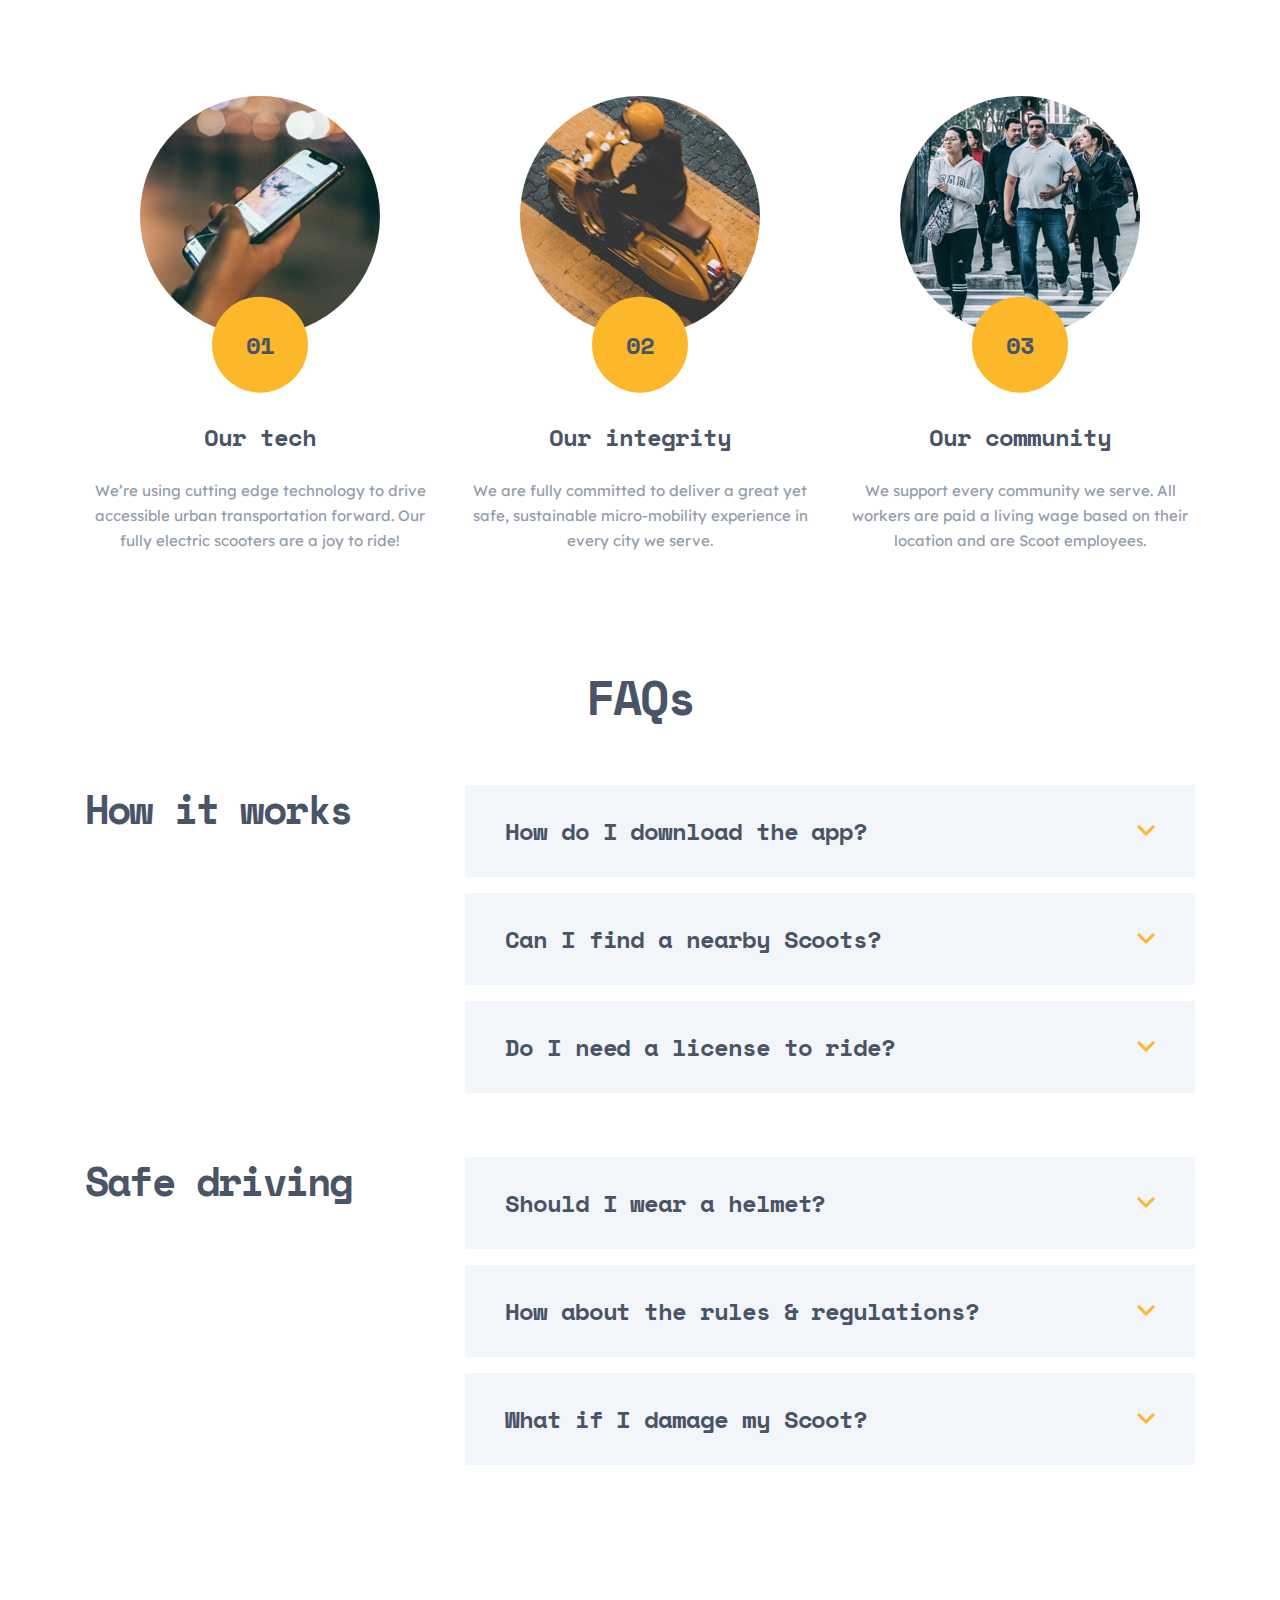
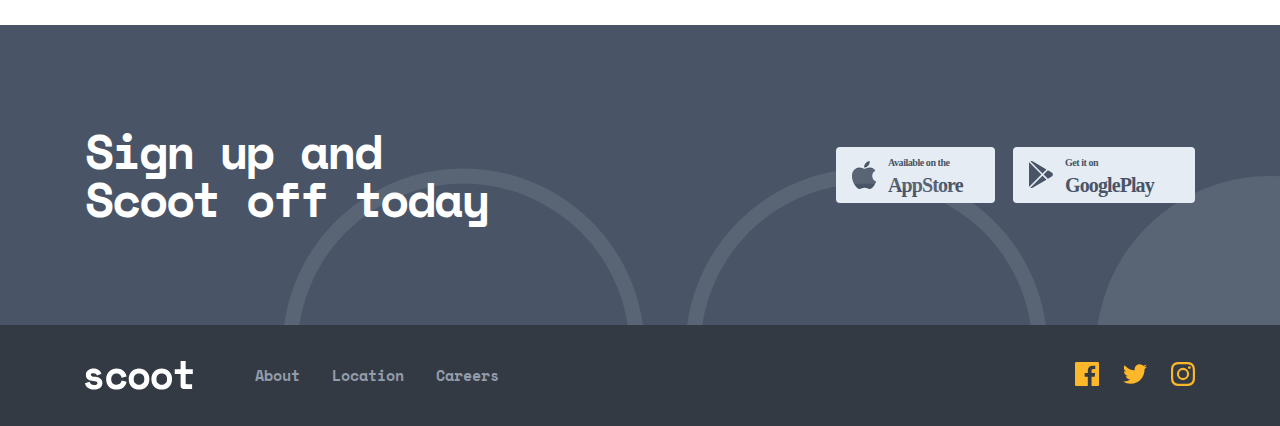
<file: scoot-landing-page/about.html>
<!DOCTYPE html>
<html lang="en">
<head>
  <meta charset="UTF-8">
  <meta name="viewport" content="width=device-width, initial-scale=1.0">
  <link rel="icon" type="image/png" sizes="32x32" href="./images/favicon-32x32.png">
  <link rel="stylesheet" href="./style.css">
  <link rel="shortcut icon" href="./assets/favicon-32x32.png" type="image/x-icon">
  <title> Scoot About</title>
</head>
<body>
  <header class="header">
    <div class="container">
      <button class="menu-trigger" aria-label="alternative for screen readers" title="alternative for other users">
        <svg class="menu-trigger__icon active" xmlns="http://www.w3.org/2000/svg" width="20" height="16"><g fill="#FCB72B" fill-rule="evenodd"><path d="M0 0h19.692v3.692H0zM0 6.154h19.692v3.692H0zM0 12.308h19.692V16H0z"/></g></svg>
        <svg class="menu-trigger__icon" xmlns="http://www.w3.org/2000/svg" width="18" height="18"><g fill="#FCB72B" fill-rule="evenodd"><path d="M3.19.733l13.923 13.924-2.61 2.61L.579 3.343z"/><path d="M.579 14.657L14.503.733l2.61 2.61L3.19 17.267z"/></g></svg>
      </button>
      <div class="nav-container">
        <a class="brand" href="./index.html">
          <div class="logo">
            <img src="./assets/logo.svg" alt="logo svg">
          </div>
        </a>
        <nav class="header__nav">
          <ul class="nav__items">
            <li class="nav__item">
              <a class="t-link" href="./about.html">About</a>
            </li>
            <li class="nav__item">
              <a class="t-link" href="./locations.html">Location</a>
            </li>
            <li class="nav__item">
              <a class="t-link" href="./careers.html">Careers</a>
            </li>
          </ul>
        </nav>
      </div>
      <a class="btn btn-yellow btn-regular cta" href="#get-scootin">Get Scootin</a>
      <nav class="side-menu">
        <ul class="side-menu__items">
          <li class="side-menu__item">
            <a class="t-link t-link--sidebar" href="./about.html">About</a>
          </li>
          <li class="side-menu__item">
            <a class="t-link t-link--sidebar" href="./locations.html">Location</a>
          </li>
          <li class="side-menu__item">
            <a class="t-link t-link--sidebar" href="./careers.html">Careers</a>
          </li>
          <li class="side-menu__item">
            <a class="btn btn-yellow btn-m" href="#get-scootin">Get Scootin</a>
          </li>
        </ul>
      </nav>
    </div>
  </header>

  <main class="main">
    <section class="page-header page-header--about">
      <div class="container">
        <div class="content-holder">
          <h2 class="t-h1 t-white">About</h2>
        </div>
      </div>
      <div class="page-header__circles">
        <img class="page-header__circles-image" src="./assets/patterns/white-circles.svg" alt="header pattern circles">
      </div>
    </section>
    <section class="about-mobility">
      <div class="container">
        <div class="picture">
          <img src="./assets/images/digital-era.jpg" alt="image of a phone in the hand.">
        </div>
        <div class="copy">
          <h2 class="t-h2 t-navy">Mobility for the<br>digital era</h2>
          <p class="t-body1">Getting around should be simple (and even fun!) for everyone. We embrace technology to 
            provide low cost, smart access to scooters at your fingertips.</p>
        </div>
      </div>
      <div class="pattern pattern--arrow">
        <img src="./assets/patterns/left-upward-arrow.svg" alt="left upward arrow pattern">
      </div>
      <div class="pattern pattern--circle">
        <img src="./assets/patterns/circle.svg" alt="circle pattern">
      </div>
    </section>
    <section class="about-urban-living">
      <div class="container">
        <div class="picture">
          <img src="./assets/images/better-living.jpg" alt="image of better living.">
        </div>
        <div class="copy">
          <h2 class="t-h2 t-navy">Better urban<br>living</h2>
          <p class="t-body1">We’re helping connect cities and bring people closer together. Our scooters are also 
            fully-electric and we offset the minimal carbon footprint for each ride.</p>
        </div>
      </div>
      <div class="pattern pattern--arrow">
        <img src="./assets/patterns/right-arrow.svg" alt="right arrow pattern">
      </div>
      <div class="pattern pattern--circle">
        <img src="./assets/patterns/circle.svg" alt="circle pattern">
      </div>
    </section>
    <section class="values">
      <h2 class="t-h2 t-navy">Our values</h2>
      <div class="container">
        <div class="value">
          <div class="picture">
            <img src="./assets/images/our-tech.jpg" alt="our tech image">
            <div class="number"><h4 class="t-h4 t-navy">01</h4></div>
          </div>
          <div class="copy">
            <h4 class="t-h4 t-navy t-h4--value">Our tech</h4>
            <p class="t-body1">We’re using cutting edge technology to drive accessible urban transportation forward. 
              Our fully electric scooters are a joy to ride!</p>
          </div>
        </div>
        <div class="value">
          <div class="picture">
            <img src="./assets/images/our-integrity.jpg" alt="our integrity image">
            <div class="number"><h4 class="t-h4 t-navy">02</h4></div>
          </div>
          <div class="copy">
            <h4 class="t-h4 t-navy t-h4--value">Our integrity</h4>
            <p class="t-body1">We are fully committed to deliver a great yet safe, sustainable micro-mobility experience 
              in every city we serve.</p>
          </div>
        </div>
        <div class="value">
          <div class="picture">
            <img src="./assets/images/our-community.jpg" alt="our community image">
            <div class="number"><h4 class="t-h4 t-navy">03</h4></div>
          </div>
          <div class="copy">
            <h4 class="t-h4 t-navy t-h4--value">Our community</h4>
            <p class="t-body1">We support every community we serve. All workers are paid a living wage based on their 
              location and are Scoot employees.</p>
          </div>
        </div>
      </div>
    </section>
    <section class="faqs">
      <h2 class="t-h2 t-navy faqs__heading">FAQs</h2>
      <div class="container">
        <article class="article how">
          <h3 class="t-h3 t-navy article__heading">How it works</h3>
          <ul class="accordions">
            <li class="accordion">
              <div class="question">
                <h4 class="t-h4 t-h4--faq t-navy question__heading">How do I download the app?</h4>
                <svg class="arrow-up" width="19px" height="12px" viewBox="0 0 19 12" version="1.1" xmlns="http://www.w3.org/2000/svg" xmlns:xlink="http://www.w3.org/1999/xlink"><g id="Designs" stroke="none" stroke-width="1" fill="none" fill-rule="evenodd"><g id="Tablet---About" transform="translate(-678.000000, -3989.000000)" stroke="#FCB72B" stroke-width="3"><g id="Group-35" transform="translate(39.000000, 3758.000000)"><g id="Group-33" transform="translate(0.000000, 112.000000)"><g id="Group-28" transform="translate(0.000000, 80.000000)"><g id="Group-27"><g id="Group-18" transform="translate(40.000000, 32.000000)"><polyline id="Path-3" transform="translate(609.000000, 14.000000) scale(1, -1) translate(-609.000000, -14.000000) " points="601 10 609 18 617 10"></polyline></g></g></g></g></g></g></g></svg>
                <svg class="arrow-down" width="18px" height="12px" viewBox="0 0 18 12" version="1.1" xmlns="http://www.w3.org/2000/svg" xmlns:xlink="http://www.w3.org/1999/xlink"><g id="Designs" stroke="none" stroke-width="1" fill="none" fill-rule="evenodd"><g id="Mobile---About" transform="translate(-298.000000, -3860.000000)" stroke="#FCB72B" stroke-width="3"><g id="Group-26" transform="translate(32.000000, 3342.000000)"><g id="Group-25" transform="translate(0.000000, 80.000000)"><g id="Group-23" transform="translate(0.000000, 60.000000)"><g id="Group-22" transform="translate(0.000000, 327.000000)"><g id="Group-20" transform="translate(32.000000, 32.000000)"><polyline id="Path-3" points="235 20 243 28 251 20"></polyline></g></g></g></g></g></g></g></svg>
              </div>
              <div class="answer">
                <p class="t-body1 t-navy faq-body">To download the Scoot app, you can search “Scoot” in both the App and Google Play stores. 
                  An even simpler way to do it would be to click the relevant link at the bottom of this 
                  page and you’ll be re-directed to the correct page.</p>
              </div>
            </li>
            <li class="accordion">
              <div class="question">
                <h4 class="t-h4 t-h4--faq t-navy question__heading">Can I find a nearby Scoots?</h4>
                <svg class="arrow-up" width="19px" height="12px" viewBox="0 0 19 12" version="1.1" xmlns="http://www.w3.org/2000/svg" xmlns:xlink="http://www.w3.org/1999/xlink"><g id="Designs" stroke="none" stroke-width="1" fill="none" fill-rule="evenodd"><g id="Tablet---About" transform="translate(-678.000000, -3989.000000)" stroke="#FCB72B" stroke-width="3"><g id="Group-35" transform="translate(39.000000, 3758.000000)"><g id="Group-33" transform="translate(0.000000, 112.000000)"><g id="Group-28" transform="translate(0.000000, 80.000000)"><g id="Group-27"><g id="Group-18" transform="translate(40.000000, 32.000000)"><polyline id="Path-3" transform="translate(609.000000, 14.000000) scale(1, -1) translate(-609.000000, -14.000000) " points="601 10 609 18 617 10"></polyline></g></g></g></g></g></g></g></svg>
                <svg class="arrow-down" width="18px" height="12px" viewBox="0 0 18 12" version="1.1" xmlns="http://www.w3.org/2000/svg" xmlns:xlink="http://www.w3.org/1999/xlink"><g id="Designs" stroke="none" stroke-width="1" fill="none" fill-rule="evenodd"><g id="Mobile---About" transform="translate(-298.000000, -3860.000000)" stroke="#FCB72B" stroke-width="3"><g id="Group-26" transform="translate(32.000000, 3342.000000)"><g id="Group-25" transform="translate(0.000000, 80.000000)"><g id="Group-23" transform="translate(0.000000, 60.000000)"><g id="Group-22" transform="translate(0.000000, 327.000000)"><g id="Group-20" transform="translate(32.000000, 32.000000)"><polyline id="Path-3" points="235 20 243 28 251 20"></polyline></g></g></g></g></g></g></g></svg>
              </div>
              <div class="answer">
                <p class="t-body1 t-navy faq-body">Definitely! Simply open up the app and allow us to find your location while using it. We'll 
                  show you all of the closest Scoots and some extra useful information.</p>
              </div>
            </li>
            <li class="accordion">
              <div class="question">
                <h4 class="t-h4 t-h4--faq t-navy question__heading">Do I need a license to ride?</h4>
                <svg class="arrow-up" width="19px" height="12px" viewBox="0 0 19 12" version="1.1" xmlns="http://www.w3.org/2000/svg" xmlns:xlink="http://www.w3.org/1999/xlink"><g id="Designs" stroke="none" stroke-width="1" fill="none" fill-rule="evenodd"><g id="Tablet---About" transform="translate(-678.000000, -3989.000000)" stroke="#FCB72B" stroke-width="3"><g id="Group-35" transform="translate(39.000000, 3758.000000)"><g id="Group-33" transform="translate(0.000000, 112.000000)"><g id="Group-28" transform="translate(0.000000, 80.000000)"><g id="Group-27"><g id="Group-18" transform="translate(40.000000, 32.000000)"><polyline id="Path-3" transform="translate(609.000000, 14.000000) scale(1, -1) translate(-609.000000, -14.000000) " points="601 10 609 18 617 10"></polyline></g></g></g></g></g></g></g></svg>
                <svg class="arrow-down" width="18px" height="12px" viewBox="0 0 18 12" version="1.1" xmlns="http://www.w3.org/2000/svg" xmlns:xlink="http://www.w3.org/1999/xlink"><g id="Designs" stroke="none" stroke-width="1" fill="none" fill-rule="evenodd"><g id="Mobile---About" transform="translate(-298.000000, -3860.000000)" stroke="#FCB72B" stroke-width="3"><g id="Group-26" transform="translate(32.000000, 3342.000000)"><g id="Group-25" transform="translate(0.000000, 80.000000)"><g id="Group-23" transform="translate(0.000000, 60.000000)"><g id="Group-22" transform="translate(0.000000, 327.000000)"><g id="Group-20" transform="translate(32.000000, 32.000000)"><polyline id="Path-3" points="235 20 243 28 251 20"></polyline></g></g></g></g></g></g></g></svg>
              </div>
              <div class="answer">
                <p class="t-body1 t-navy faq-body">Yup! We provide information inside the app regarding local laws and the license you need to be 
                  able to ride our Scoots.</p>
              </div>
            </li>
          </ul>
        </article>
        <article class="article safe-driving">
          <h3 class="t-h3 t-navy article__heading">Safe driving</h3>
          <ul class="accordions">
            <li class="accordion">
              <div class="question">
                <h4 class="t-h4 t-h4--faq t-navy question__heading">Should I wear a helmet?</h4>
                <svg class="arrow-up" width="19px" height="12px" viewBox="0 0 19 12" version="1.1" xmlns="http://www.w3.org/2000/svg" xmlns:xlink="http://www.w3.org/1999/xlink"><g id="Designs" stroke="none" stroke-width="1" fill="none" fill-rule="evenodd"><g id="Tablet---About" transform="translate(-678.000000, -3989.000000)" stroke="#FCB72B" stroke-width="3"><g id="Group-35" transform="translate(39.000000, 3758.000000)"><g id="Group-33" transform="translate(0.000000, 112.000000)"><g id="Group-28" transform="translate(0.000000, 80.000000)"><g id="Group-27"><g id="Group-18" transform="translate(40.000000, 32.000000)"><polyline id="Path-3" transform="translate(609.000000, 14.000000) scale(1, -1) translate(-609.000000, -14.000000) " points="601 10 609 18 617 10"></polyline></g></g></g></g></g></g></g></svg>
                <svg class="arrow-down" width="18px" height="12px" viewBox="0 0 18 12" version="1.1" xmlns="http://www.w3.org/2000/svg" xmlns:xlink="http://www.w3.org/1999/xlink"><g id="Designs" stroke="none" stroke-width="1" fill="none" fill-rule="evenodd"><g id="Mobile---About" transform="translate(-298.000000, -3860.000000)" stroke="#FCB72B" stroke-width="3"><g id="Group-26" transform="translate(32.000000, 3342.000000)"><g id="Group-25" transform="translate(0.000000, 80.000000)"><g id="Group-23" transform="translate(0.000000, 60.000000)"><g id="Group-22" transform="translate(0.000000, 327.000000)"><g id="Group-20" transform="translate(32.000000, 32.000000)"><polyline id="Path-3" points="235 20 243 28 251 20"></polyline></g></g></g></g></g></g></g></svg>
              </div>
              <div class="answer">
                <p class="t-body1 t-navy faq-body">Yes, please do! All cities have different laws. But we strongly strongly strongly recommend 
                  always wearing a helmet regardless of the local laws. We like you and we want you to be as 
                  safe as possible while Scooting.</p>
              </div>
            </li>
            <li class="accordion">
              <div class="question">
                <h4 class="t-h4 t-h4--faq t-navy question__heading">How about the rules & regulations?</h4>
                <svg class="arrow-up" width="19px" height="12px" viewBox="0 0 19 12" version="1.1" xmlns="http://www.w3.org/2000/svg" xmlns:xlink="http://www.w3.org/1999/xlink"><g id="Designs" stroke="none" stroke-width="1" fill="none" fill-rule="evenodd"><g id="Tablet---About" transform="translate(-678.000000, -3989.000000)" stroke="#FCB72B" stroke-width="3"><g id="Group-35" transform="translate(39.000000, 3758.000000)"><g id="Group-33" transform="translate(0.000000, 112.000000)"><g id="Group-28" transform="translate(0.000000, 80.000000)"><g id="Group-27"><g id="Group-18" transform="translate(40.000000, 32.000000)"><polyline id="Path-3" transform="translate(609.000000, 14.000000) scale(1, -1) translate(-609.000000, -14.000000) " points="601 10 609 18 617 10"></polyline></g></g></g></g></g></g></g></svg>
                <svg class="arrow-down" width="18px" height="12px" viewBox="0 0 18 12" version="1.1" xmlns="http://www.w3.org/2000/svg" xmlns:xlink="http://www.w3.org/1999/xlink"><g id="Designs" stroke="none" stroke-width="1" fill="none" fill-rule="evenodd"><g id="Mobile---About" transform="translate(-298.000000, -3860.000000)" stroke="#FCB72B" stroke-width="3"><g id="Group-26" transform="translate(32.000000, 3342.000000)"><g id="Group-25" transform="translate(0.000000, 80.000000)"><g id="Group-23" transform="translate(0.000000, 60.000000)"><g id="Group-22" transform="translate(0.000000, 327.000000)"><g id="Group-20" transform="translate(32.000000, 32.000000)"><polyline id="Path-3" points="235 20 243 28 251 20"></polyline></g></g></g></g></g></g></g></svg>
              </div>
              <div class="answer">
                <p class="t-body1 t-navy faq-body">Now is not the time to be a rule breaker. Be sure you're complying with all local laws and 
                  regulations. Also, just be a good human being. Be sure not to park your Scoot where it can 
                  block access to buildings or get in people's way.</p>
              </div>
            </li>
            <li class="accordion">
              <div class="question">
                <h4 class="t-h4 t-h4--faq t-navy question__heading">What if I damage my Scoot?</h4>
                <svg class="arrow-up" width="19px" height="12px" viewBox="0 0 19 12" version="1.1" xmlns="http://www.w3.org/2000/svg" xmlns:xlink="http://www.w3.org/1999/xlink"><g id="Designs" stroke="none" stroke-width="1" fill="none" fill-rule="evenodd"><g id="Tablet---About" transform="translate(-678.000000, -3989.000000)" stroke="#FCB72B" stroke-width="3"><g id="Group-35" transform="translate(39.000000, 3758.000000)"><g id="Group-33" transform="translate(0.000000, 112.000000)"><g id="Group-28" transform="translate(0.000000, 80.000000)"><g id="Group-27"><g id="Group-18" transform="translate(40.000000, 32.000000)"><polyline id="Path-3" transform="translate(609.000000, 14.000000) scale(1, -1) translate(-609.000000, -14.000000) " points="601 10 609 18 617 10"></polyline></g></g></g></g></g></g></g></svg>
                <svg class="arrow-down" width="18px" height="12px" viewBox="0 0 18 12" version="1.1" xmlns="http://www.w3.org/2000/svg" xmlns:xlink="http://www.w3.org/1999/xlink"><g id="Designs" stroke="none" stroke-width="1" fill="none" fill-rule="evenodd"><g id="Mobile---About" transform="translate(-298.000000, -3860.000000)" stroke="#FCB72B" stroke-width="3"><g id="Group-26" transform="translate(32.000000, 3342.000000)"><g id="Group-25" transform="translate(0.000000, 80.000000)"><g id="Group-23" transform="translate(0.000000, 60.000000)"><g id="Group-22" transform="translate(0.000000, 327.000000)"><g id="Group-20" transform="translate(32.000000, 32.000000)"><polyline id="Path-3" points="235 20 243 28 251 20"></polyline></g></g></g></g></g></g></g></svg>
              </div>
              <div class="answer">
                <p class="t-body1 t-navy faq-body">Be sure to read our terms and conditions carefully. Not the most fun job we know but we make 
                  it as clear as possible. There's an option to add insurance for each trip, or you can sign 
                  up for annual insurance if you're a regular Scooter.</p>
              </div>
            </li>
          </ul>
        </article>
      </div>
    </section>
    <section class="call-to-action" id="get-scootin">
      <div class="container">
        <h2 class="t-h2 t-white copy">Sign up and Scoot off today</h2>
        <div class="stores">
          <div class="store">
            <img src="./assets/icons/app-store.svg" alt="app store icon">
          </div>
          <div class="store">
            <img src="./assets/icons/google-play.svg" alt="google play store icon">
          </div>

        </div>
      </div>
      <div class="call-to-action__bg-pattern">
        <img src="./assets/patterns/cta-circles.svg" alt="background pattern circles">
      </div>
    </section> 
  </main>
  <footer>
    <div class="container">
      <div class="footer-logo">
        <img src="./assets/logo-white.svg" alt="footer logo">
      </div>
      <ul class="footer-nav">
        <li class="footer-nav__item">
          <a class="t-link t-link--footer" href="./about.html">About</a>
        </li>
        <li class="footer-nav__item">
          <a class="t-link t-link--footer" href="./locations.html">Location</a>
        </li>
        <li class="footer-nav__item">
          <a class="t-link t-link--footer" href="./careers.html">Careers</a>
        </li>
      </ul>
      <ul class="socials">
        <li class="social">
          <a href="https://www.facebook.com/"><span class="screen-reader-only">facebook</span><svg xmlns="http://www.w3.org/2000/svg" width="24" height="24"><path fill="#FCB72B" d="M22.675 0H1.325C.593 0 0 .593 0 1.325v21.351C0 23.407.593 24 1.325 24H12.82v-9.294H9.692v-3.622h3.128V8.413c0-3.1 1.893-4.788 4.659-4.788 1.325 0 2.463.099 2.795.143v3.24l-1.918.001c-1.504 0-1.795.715-1.795 1.763v2.313h3.587l-.467 3.622h-3.12V24h6.116c.73 0 1.323-.593 1.323-1.325V1.325C24 .593 23.407 0 22.675 0z"/></svg></a>
        </li>
        <li class="social">
          <a href="https://twitter.com/"><span class="screen-reader-only">twitter</span><svg xmlns="http://www.w3.org/2000/svg" width="24" height="20"><path fill="#FCB72B" d="M24 2.557a9.83 9.83 0 01-2.828.775A4.932 4.932 0 0023.337.608a9.864 9.864 0 01-3.127 1.195A4.916 4.916 0 0016.616.248c-3.179 0-5.515 2.966-4.797 6.045A13.978 13.978 0 011.671 1.149a4.93 4.93 0 001.523 6.574 4.903 4.903 0 01-2.229-.616c-.054 2.281 1.581 4.415 3.949 4.89a4.935 4.935 0 01-2.224.084 4.928 4.928 0 004.6 3.419A9.9 9.9 0 010 17.54a13.94 13.94 0 007.548 2.212c9.142 0 14.307-7.721 13.995-14.646A10.025 10.025 0 0024 2.557z"/></svg></a>
        </li>
        <li class="social">
          <a href="https://www.instagram.com/"><span class="screen-reader-only">instagram</span><svg xmlns="http://www.w3.org/2000/svg" width="24" height="24"><path fill="#FCB72B" d="M12 2.163c3.204 0 3.584.012 4.85.07 3.252.148 4.771 1.691 4.919 4.919.058 1.265.069 1.645.069 4.849 0 3.205-.012 3.584-.069 4.849-.149 3.225-1.664 4.771-4.919 4.919-1.266.058-1.644.07-4.85.07-3.204 0-3.584-.012-4.849-.07-3.26-.149-4.771-1.699-4.919-4.92-.058-1.265-.07-1.644-.07-4.849 0-3.204.013-3.583.07-4.849.149-3.227 1.664-4.771 4.919-4.919 1.266-.057 1.645-.069 4.849-.069zM12 0C8.741 0 8.333.014 7.053.072 2.695.272.273 2.69.073 7.052.014 8.333 0 8.741 0 12c0 3.259.014 3.668.072 4.948.2 4.358 2.618 6.78 6.98 6.98C8.333 23.986 8.741 24 12 24c3.259 0 3.668-.014 4.948-.072 4.354-.2 6.782-2.618 6.979-6.98.059-1.28.073-1.689.073-4.948 0-3.259-.014-3.667-.072-4.947-.196-4.354-2.617-6.78-6.979-6.98C15.668.014 15.259 0 12 0zm0 5.838a6.162 6.162 0 100 12.324 6.162 6.162 0 000-12.324zM12 16a4 4 0 110-8 4 4 0 010 8zm6.406-11.845a1.44 1.44 0 100 2.881 1.44 1.44 0 000-2.881z"/></svg></a>
        </li>
      </ul>
    </div>
  </footer>
  <script src="./app.js"></script>
  <script src="./faq.js"></script>
</body>
</html>
</file>
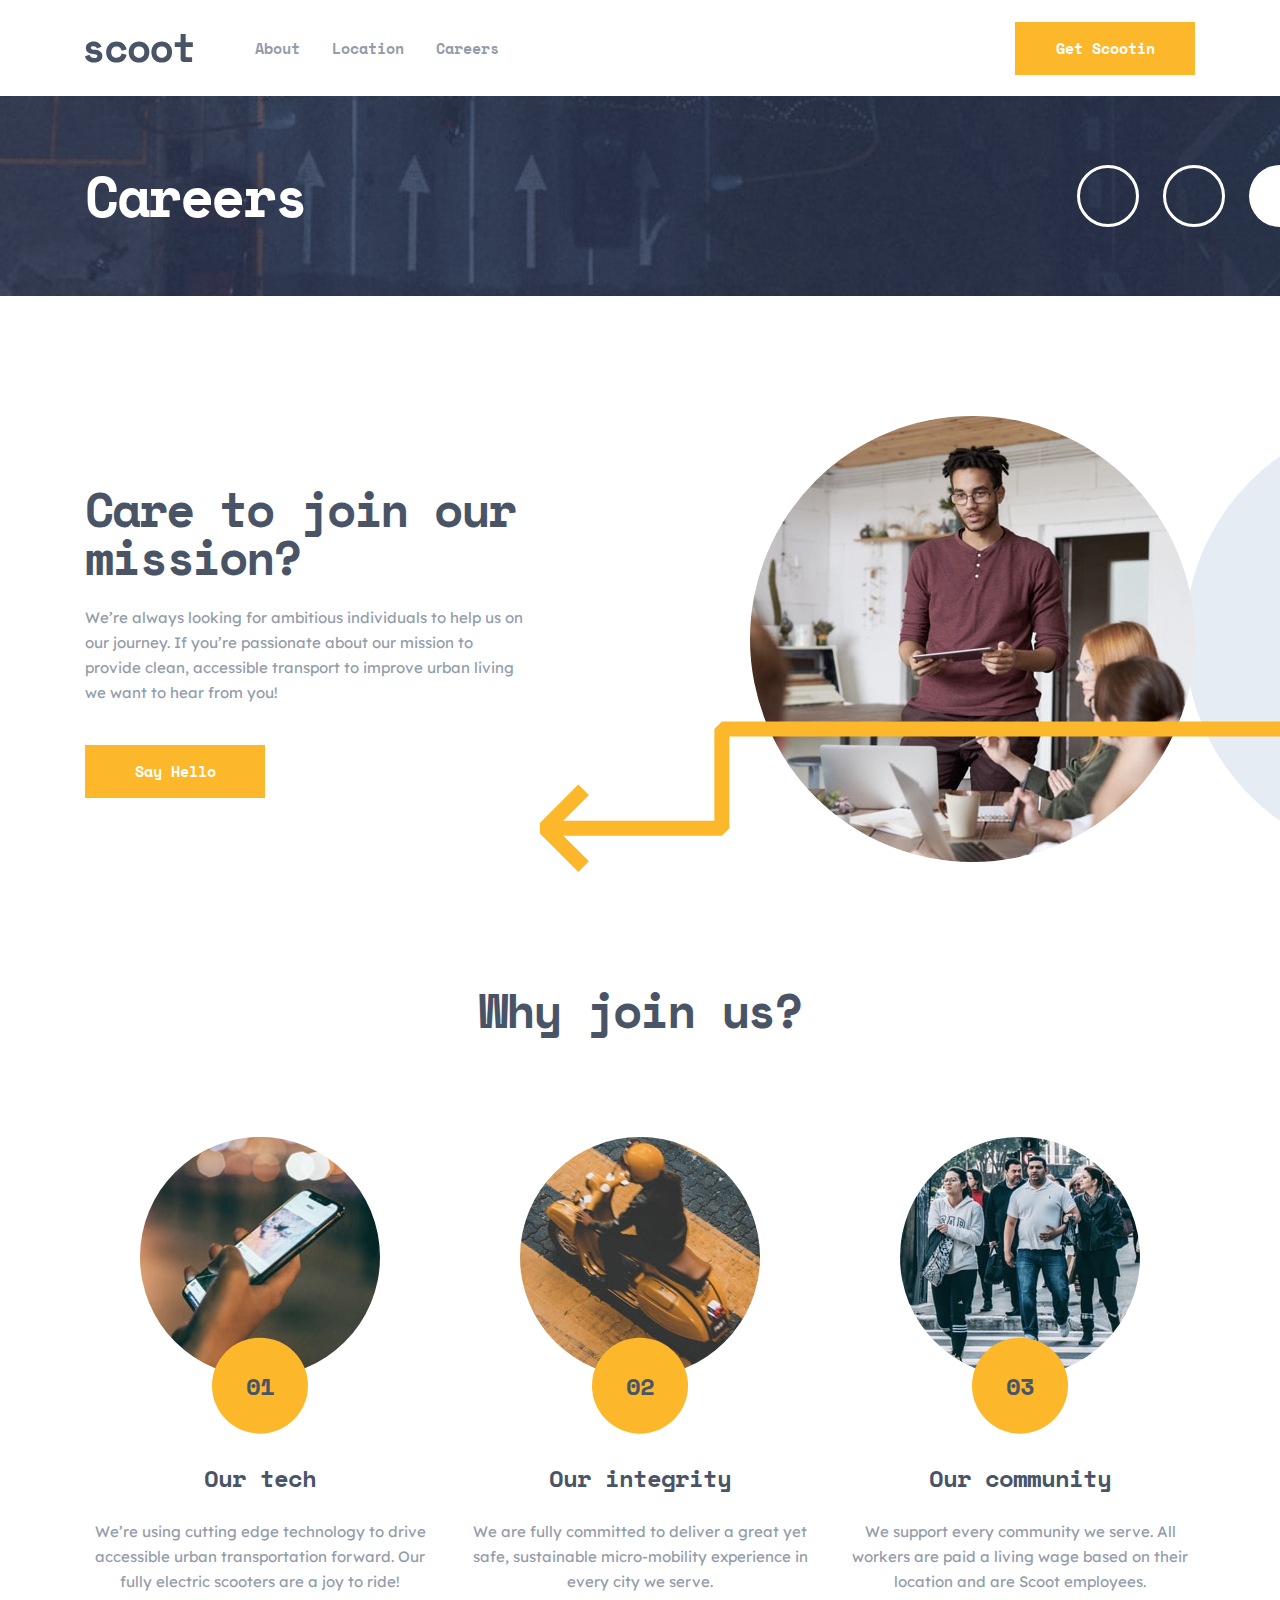
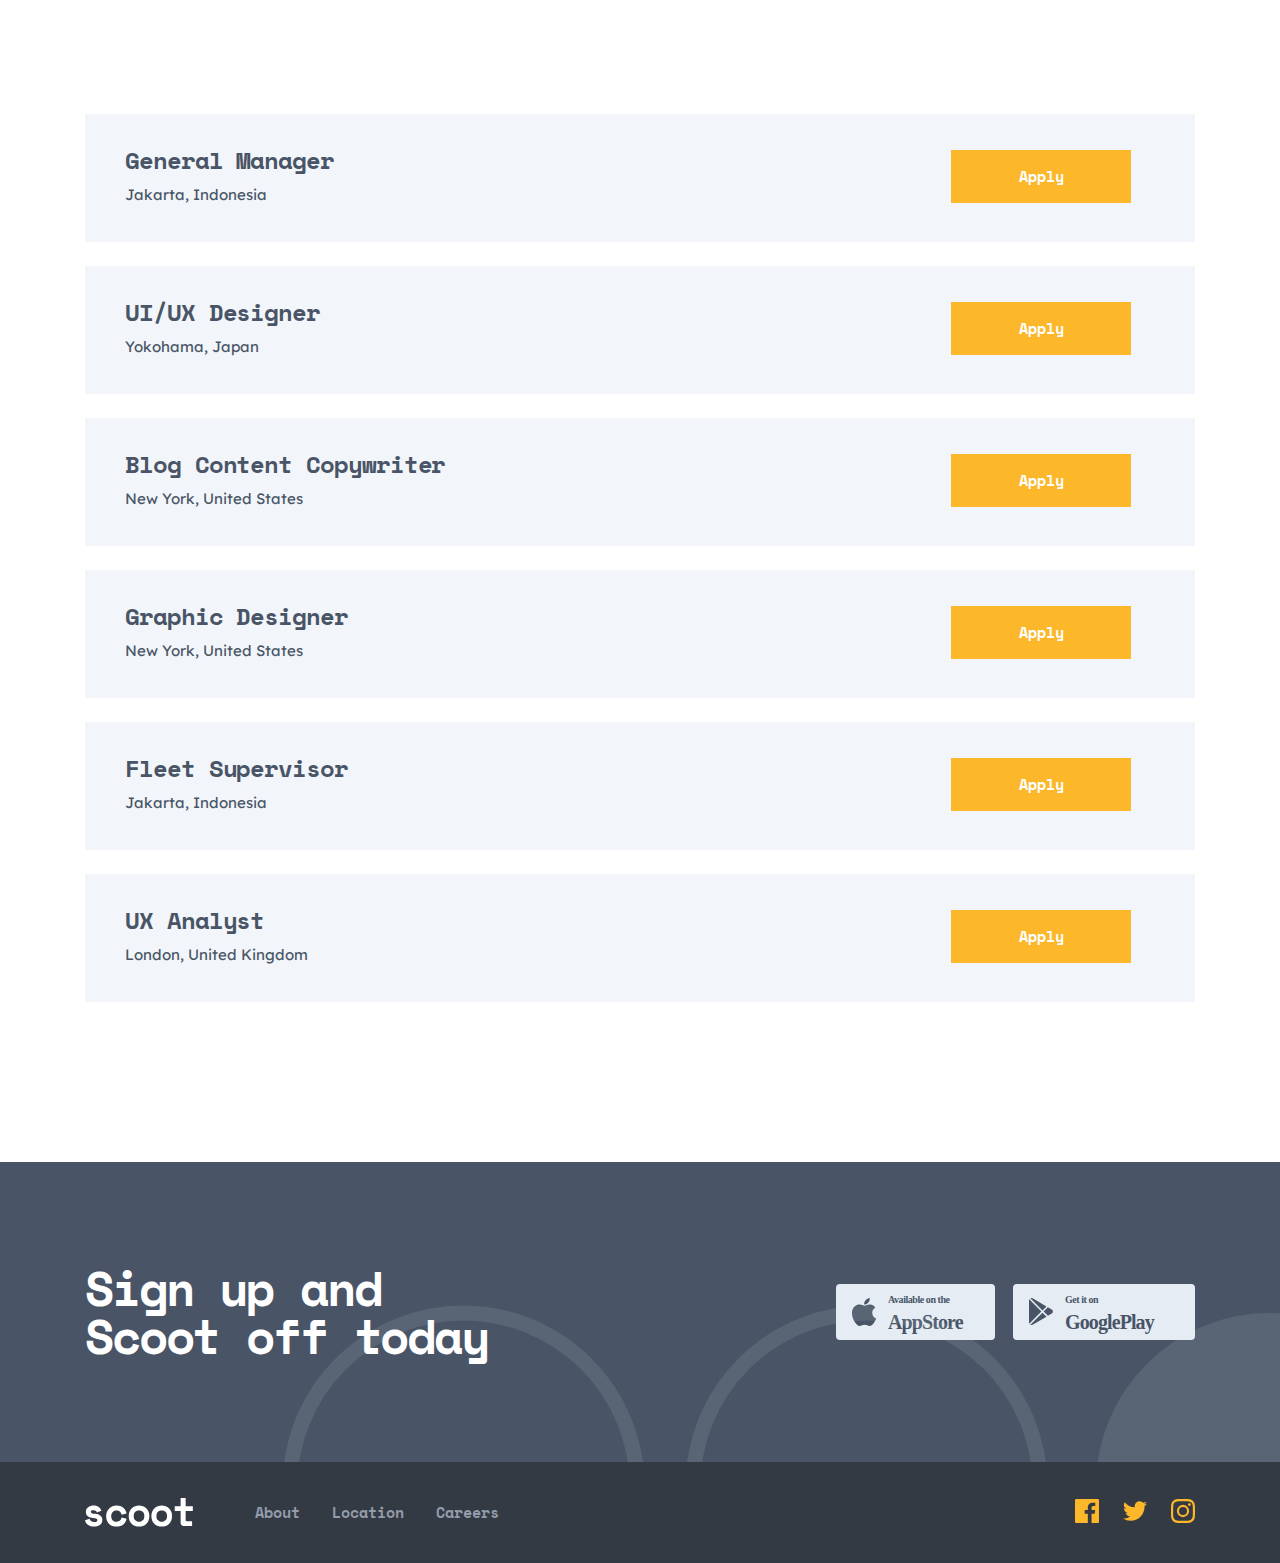
<file: scoot-landing-page/careers.html>
<!DOCTYPE html>
<html lang="en">
<head>
  <meta charset="UTF-8">
  <meta name="viewport" content="width=device-width, initial-scale=1.0">
  <link rel="icon" type="image/png" sizes="32x32" href="./images/favicon-32x32.png">
  <link rel="stylesheet" href="./style.css">
  <link rel="shortcut icon" href="./assets/favicon-32x32.png" type="image/x-icon">
  <title>Frontend Mentor | Scoot Careers</title>
</head>
<body>
  <header class="header">
    <div class="container">
      <button class="menu-trigger" aria-label="alternative for screen readers" title="alternative for other users">
        <svg class="menu-trigger__icon active" xmlns="http://www.w3.org/2000/svg" width="20" height="16"><g fill="#FCB72B" fill-rule="evenodd"><path d="M0 0h19.692v3.692H0zM0 6.154h19.692v3.692H0zM0 12.308h19.692V16H0z"/></g></svg>
        <svg class="menu-trigger__icon" xmlns="http://www.w3.org/2000/svg" width="18" height="18"><g fill="#FCB72B" fill-rule="evenodd"><path d="M3.19.733l13.923 13.924-2.61 2.61L.579 3.343z"/><path d="M.579 14.657L14.503.733l2.61 2.61L3.19 17.267z"/></g></svg>
      </button>
      <div class="nav-container">
        <a class="brand" href="./index.html">
          <div class="logo">
            <img src="./assets/logo.svg" alt="logo svg">
          </div>
        </a>
        <nav class="header__nav">
          <ul class="nav__items">
            <li class="nav__item">
              <a class="t-link" href="./about.html">About</a>
            </li>
            <li class="nav__item">
              <a class="t-link" href="./locations.html">Location</a>
            </li>
            <li class="nav__item">
              <a class="t-link" href="./careers.html">Careers</a>
            </li>
          </ul>
        </nav>
      </div>
      <a class="btn btn-yellow btn-regular cta" href="#get-scootin">Get Scootin</a>
      <nav class="side-menu">
        <ul class="side-menu__items">
          <li class="side-menu__item">
            <a class="t-link t-link--sidebar" href="./about.html">About</a>
          </li>
          <li class="side-menu__item">
            <a class="t-link t-link--sidebar" href="./locations.html">Location</a>
          </li>
          <li class="side-menu__item">
            <a class="t-link t-link--sidebar" href="./careers.html">Careers</a>
          </li>
          <li class="side-menu__item">
            <a class="btn btn-yellow btn-m" href="">Get Scootin</a>
          </li>
        </ul>
      </nav>
    </div>
  </header>
  <main class="main">
    <section class="page-header page-header--careers-location">
      <div class="container">
        <div class="content-holder">
          <h2 class="t-h1 t-white">Careers</h2>
        </div>
      </div>
      <div class="page-header__circles">
        <img class="page-header__circles-image" src="./assets/patterns/white-circles.svg" alt="header pattern circles">
      </div>
    </section>
    <section class="join-us">
      <div class="container">
        <div class="picture">
          <img src="./assets/images/join-us.jpg" alt="join us image">
        </div>
        <div class="copy">
          <h2 class="t-h2 t-navy heading">Care to join our<br>mission?</h2>
          <p class="t-body1 body">We’re always looking for ambitious individuals to help us on our journey. If you’re 
          passionate about our mission to provide clean, accessible transport to improve urban 
          living we want to hear from you!</p>
          <a class="btn btn-yellow btn-regular btn--careers" href="#">Say Hello</a>
        </div>
      </div>
      <div class="pattern pattern--circle">
        <img src="./assets/patterns/circle.svg" alt="circle pattern">
      </div>
      <div class="pattern pattern--arrow">
        <img src="./assets/patterns/left-downward-arrow.svg" alt="left downward arrow pattern">
      </div>
    </section>
    <section class="values values--join-us">
      <h2 class="t-h2 t-navy">Why join us?</h2>
      <div class="container">
        <div class="value">
          <div class="picture">
            <img src="./assets/images/our-tech.jpg" alt="our tech image">
            <div class="number"><h4 class="t-h4 t-navy">01</h4></div>
          </div>
          <div class="copy">
            <h4 class="t-h4 t-navy t-h4--value">Our tech</h4>
            <p class="t-body1">We’re using cutting edge technology to drive accessible urban transportation forward. 
              Our fully electric scooters are a joy to ride!</p>
          </div>
        </div>
        <div class="value">
          <div class="picture">
            <img src="./assets/images/our-integrity.jpg" alt="our integrity image">
            <div class="number"><h4 class="t-h4 t-navy">02</h4></div>
          </div>
          <div class="copy">
            <h4 class="t-h4 t-navy t-h4--value">Our integrity</h4>
            <p class="t-body1">We are fully committed to deliver a great yet safe, sustainable micro-mobility experience 
              in every city we serve.</p>
          </div>
        </div>
        <div class="value">
          <div class="picture">
            <img src="./assets/images/our-community.jpg" alt="our community image">
            <div class="number"><h4 class="t-h4 t-navy">03</h4></div>
          </div>
          <div class="copy">
            <h4 class="t-h4 t-navy t-h4--value">Our community</h4>
            <p class="t-body1">We support every community we serve. All workers are paid a living wage based on their 
              location and are Scoot employees.</p>
          </div>
        </div>
      </div>
    </section>
    <section class="open-positions">
      <div class="container">
        <ul class="positions">
          <li class="position">
            <div class="description">
              <h4 class="t-h4 t-navy title t-h4--title">General Manager</h4>
              <p class="t-body1 t-navy location">Jakarta, Indonesia</p>
            </div>
            <a href="#" class="btn btn-yellow btn-regular btn--apply">Apply</a>
          </li>
          <li class="position">
            <div class="description">
              <h4 class="t-h4 t-navy title t-h4--title">UI/UX Designer</h4>
              <p class="t-body1 t-navy location">Yokohama, Japan</p>
            </div>
            <a href="#" class="btn btn-yellow btn-regular btn--apply">Apply</a>
          </li>
          <li class="position">
            <div class="description">
              <h4 class="t-h4 t-navy title t-h4--title">Blog Content Copywriter</h4>
              <p class="t-body1 t-navy location">New York, United States</p>
            </div>
            <a href="#" class="btn btn-yellow btn-regular btn--apply">Apply</a>
          </li>
          <li class="position">
            <div class="description">
              <h4 class="t-h4 t-navy title t-h4--title">Graphic Designer</h4>
              <p class="t-body1 t-navy location">New York, United States</p>
            </div>
            <a href="#" class="btn btn-yellow btn-regular btn--apply">Apply</a>
          </li>
          <li class="position">
            <div class="description">
              <h4 class="t-h4 t-navy title t-h4--title">Fleet Supervisor</h4>
              <p class="t-body1 t-navy location">Jakarta, Indonesia</p>
            </div>
            <a href="#" class="btn btn-yellow btn-regular btn--apply">Apply</a>
          </li>
          <li class="position">
            <div class="description">
              <h4 class="t-h4 t-navy title t-h4--title">UX Analyst</h4>
              <p class="t-body1 t-navy location">London, United Kingdom</p>
            </div>
            <a href="" class="btn btn-yellow btn-regular btn--apply">Apply</a>
          </li>
        </ul>
      </div>
    </section>
    <section class="call-to-action" id="get-scootin">
      <div class="container">
        <h2 class="t-h2 t-white copy">Sign up and Scoot off today</h2>
        <div class="stores">
          <div class="store">
            <img src="./assets/icons/app-store.svg" alt="app store icon">
          </div>
          <div class="store">
            <img src="./assets/icons/google-play.svg" alt="google play store icon">
          </div>

        </div>
      </div>
      <div class="call-to-action__bg-pattern">
        <img src="./assets/patterns/cta-circles.svg" alt="background pattern circles">
      </div>
    </section> 
  </main>

  
  <footer>
    <div class="container">
      <div class="footer-logo">
        <img src="./assets/logo-white.svg" alt="footer logo">
      </div>
      <ul class="footer-nav">
        <li class="footer-nav__item">
          <a class="t-link t-link--footer" href="./about.html">About</a>
        </li>
        <li class="footer-nav__item">
          <a class="t-link t-link--footer" href="./locations.html">Location</a>
        </li>
        <li class="footer-nav__item">
          <a class="t-link t-link--footer" href="./careers.html">Careers</a>
        </li>
      </ul>
      <ul class="socials">
        <li class="social">
          <a href="https://www.facebook.com/"><span class="screen-reader-only">facebook</span><svg xmlns="http://www.w3.org/2000/svg" width="24" height="24"><path fill="#FCB72B" d="M22.675 0H1.325C.593 0 0 .593 0 1.325v21.351C0 23.407.593 24 1.325 24H12.82v-9.294H9.692v-3.622h3.128V8.413c0-3.1 1.893-4.788 4.659-4.788 1.325 0 2.463.099 2.795.143v3.24l-1.918.001c-1.504 0-1.795.715-1.795 1.763v2.313h3.587l-.467 3.622h-3.12V24h6.116c.73 0 1.323-.593 1.323-1.325V1.325C24 .593 23.407 0 22.675 0z"/></svg></a>
        </li>
        <li class="social">
          <a href="https://twitter.com/"><span class="screen-reader-only">twitter</span><svg xmlns="http://www.w3.org/2000/svg" width="24" height="20"><path fill="#FCB72B" d="M24 2.557a9.83 9.83 0 01-2.828.775A4.932 4.932 0 0023.337.608a9.864 9.864 0 01-3.127 1.195A4.916 4.916 0 0016.616.248c-3.179 0-5.515 2.966-4.797 6.045A13.978 13.978 0 011.671 1.149a4.93 4.93 0 001.523 6.574 4.903 4.903 0 01-2.229-.616c-.054 2.281 1.581 4.415 3.949 4.89a4.935 4.935 0 01-2.224.084 4.928 4.928 0 004.6 3.419A9.9 9.9 0 010 17.54a13.94 13.94 0 007.548 2.212c9.142 0 14.307-7.721 13.995-14.646A10.025 10.025 0 0024 2.557z"/></svg></a>
        </li>
        <li class="social">
          <a href="https://www.instagram.com/"><span class="screen-reader-only">instagram</span><svg xmlns="http://www.w3.org/2000/svg" width="24" height="24"><path fill="#FCB72B" d="M12 2.163c3.204 0 3.584.012 4.85.07 3.252.148 4.771 1.691 4.919 4.919.058 1.265.069 1.645.069 4.849 0 3.205-.012 3.584-.069 4.849-.149 3.225-1.664 4.771-4.919 4.919-1.266.058-1.644.07-4.85.07-3.204 0-3.584-.012-4.849-.07-3.26-.149-4.771-1.699-4.919-4.92-.058-1.265-.07-1.644-.07-4.849 0-3.204.013-3.583.07-4.849.149-3.227 1.664-4.771 4.919-4.919 1.266-.057 1.645-.069 4.849-.069zM12 0C8.741 0 8.333.014 7.053.072 2.695.272.273 2.69.073 7.052.014 8.333 0 8.741 0 12c0 3.259.014 3.668.072 4.948.2 4.358 2.618 6.78 6.98 6.98C8.333 23.986 8.741 24 12 24c3.259 0 3.668-.014 4.948-.072 4.354-.2 6.782-2.618 6.979-6.98.059-1.28.073-1.689.073-4.948 0-3.259-.014-3.667-.072-4.947-.196-4.354-2.617-6.78-6.979-6.98C15.668.014 15.259 0 12 0zm0 5.838a6.162 6.162 0 100 12.324 6.162 6.162 0 000-12.324zM12 16a4 4 0 110-8 4 4 0 010 8zm6.406-11.845a1.44 1.44 0 100 2.881 1.44 1.44 0 000-2.881z"/></svg></a>
        </li>
      </ul>
    </div>
  </footer>
  <script src="./app.js"></script>
</body>
</html>
</file>
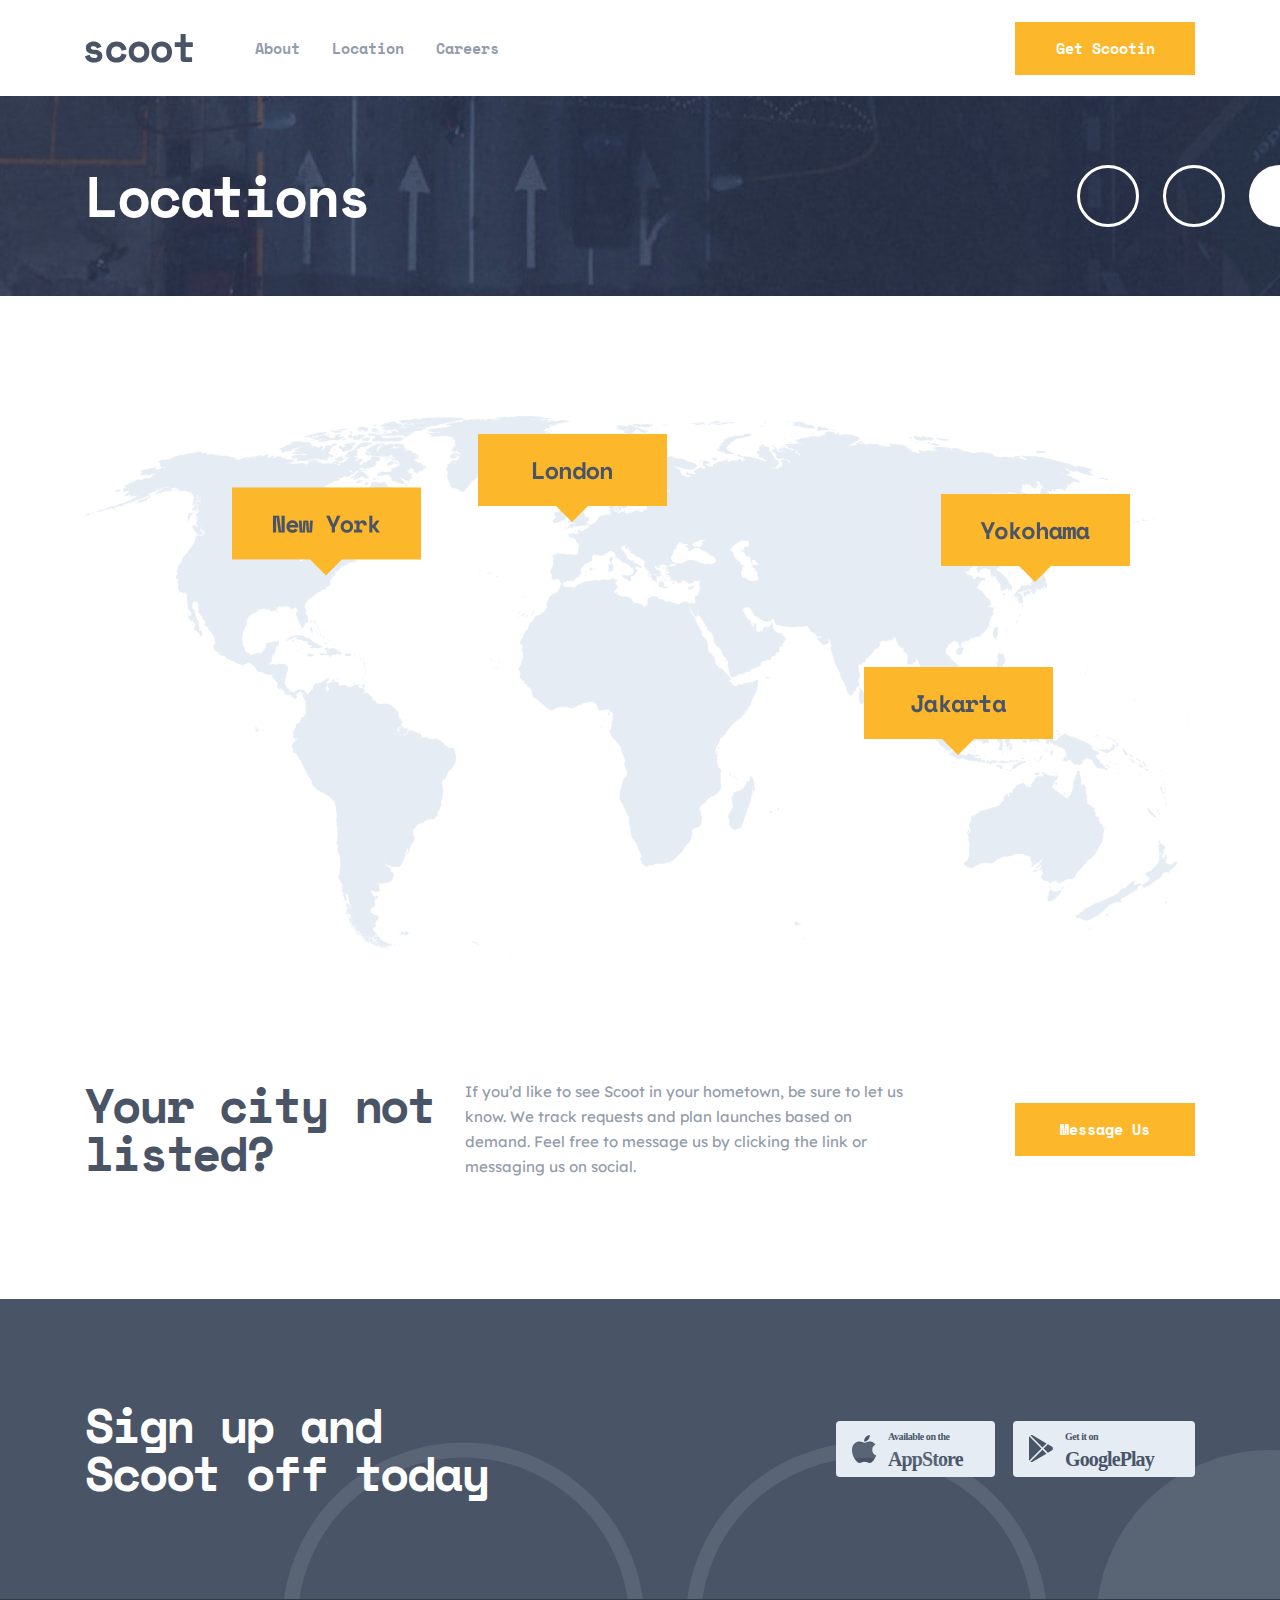
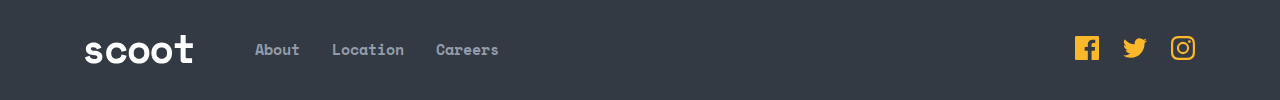
<file: scoot-landing-page/locations.html>
<!DOCTYPE html>
<html lang="en">
<head>
  <meta charset="UTF-8">
  <meta name="viewport" content="width=device-width, initial-scale=1.0">
  <link rel="icon" type="image/png" sizes="32x32" href="./images/favicon-32x32.png">
  <link rel="stylesheet" href="./style.css">
  <link rel="shortcut icon" href="./assets/favicon-32x32.png" type="image/x-icon">
  <title>Scoot Location</title>
</head>
<body>
  <header class="header">
    <div class="container">
      <button class="menu-trigger" aria-label="alternative for screen readers" title="alternative for other users">
        <svg class="menu-trigger__icon active" xmlns="http://www.w3.org/2000/svg" width="20" height="16"><g fill="#FCB72B" fill-rule="evenodd"><path d="M0 0h19.692v3.692H0zM0 6.154h19.692v3.692H0zM0 12.308h19.692V16H0z"/></g></svg>
        <svg class="menu-trigger__icon" xmlns="http://www.w3.org/2000/svg" width="18" height="18"><g fill="#FCB72B" fill-rule="evenodd"><path d="M3.19.733l13.923 13.924-2.61 2.61L.579 3.343z"/><path d="M.579 14.657L14.503.733l2.61 2.61L3.19 17.267z"/></g></svg>
      </button>
      <div class="nav-container">
        <a class="brand" href="./index.html">
          <div class="logo">
            <img src="./assets/logo.svg" alt="logo svg">
          </div>
        </a>
        <nav class="header__nav">
          <ul class="nav__items">
            <li class="nav__item">
              <a class="t-link" href="./about.html">About</a>
            </li>
            <li class="nav__item">
              <a class="t-link" href="./locations.html">Location</a>
            </li>
            <li class="nav__item">
              <a class="t-link" href="./careers.html">Careers</a>
            </li>
          </ul>
        </nav>
      </div>
      <a class="btn btn-yellow btn-regular cta" href="#get-scootin">Get Scootin</a>
      <nav class="side-menu">
        <ul class="side-menu__items">
          <li class="side-menu__item">
            <a class="t-link t-link--sidebar" href="./about.html">About</a>
          </li>
          <li class="side-menu__item">
            <a class="t-link t-link--sidebar" href="./locations.html">Location</a>
          </li>
          <li class="side-menu__item">
            <a class="t-link t-link--sidebar" href="./careers.html">Careers</a>
          </li>
          <li class="side-menu__item">
            <a class="btn btn-yellow btn-m" href="">Get Scootin</a>
          </li>
        </ul>
      </nav>
    </div>
  </header>
  <main class="main">
    <section class="page-header page-header--careers-location">
      <div class="container">
        <div class="content-holder">
          <h2 class="t-h1 t-white">Locations</h2>
        </div>
      </div>
      <div class="page-header__circles">
        <img class="page-header__circles-image" src="./assets/patterns/white-circles.svg" alt="header pattern circles">
      </div>
    </section>
    <section class="world-map">
      <div class="container">
        <div class="map-container">
          <img draggable="false" class="map-picture map-picture--mobile" src="./assets/images/world-map-mobile.png" alt="world map moible">
          <img draggable="false" class="map-picture map-picture--tablet" src="./assets/images/world-map-tablet-dots.png" alt="world map tablet">
          <img draggable="false" class="map-picture map-picture--desktop" src="./assets/images/world-map-desktop-dots.png" alt="world map desktop">
        </div>
        <ul class="locations-list">
          <li class="location t-h4 t-navy t-h4--location">New York</li>
          <li class="location t-h4 t-navy t-h4--location">London</li>
          <li class="location t-h4 t-navy t-h4--location">Jakarta</li>
          <li class="location t-h4 t-navy t-h4--location">Yokohama</li>
        </ul>
      </div>
    </section>
    <section class="message-us">
      <div class="container">
        <h2 class="t-h2 t-navy message-us__heading">Your city not listed?</h2>
        <p class="t-body1 message-us__body">If you’d like to see Scoot in your hometown, be sure to let us know. We track 
          requests and plan launches based on demand. Feel free to message us by clicking 
          the link or messaging us on social.</p>
          <a class="btn btn-yellow btn-regular btn--message-us" href="#">Message Us</a>
      </div>
    </section>
    <section class="call-to-action" id="get-scootin">
      <div class="container">
        <h2 class="t-h2 t-white copy">Sign up and Scoot off today</h2>
        <div class="stores">
          <div class="store">
            <img src="./assets/icons/app-store.svg" alt="app store icon">
          </div>
          <div class="store">
            <img src="./assets/icons/google-play.svg" alt="google play store icon">
          </div>
        </div>
      </div>
      <div class="call-to-action__bg-pattern">
        <img src="./assets/patterns/cta-circles.svg" alt="background pattern circles">
      </div>
    </section> 
  </main>
  <footer>
    <div class="container">
      <div class="footer-logo">
        <img src="./assets/logo-white.svg" alt="footer logo">
      </div>
      <ul class="footer-nav">
        <li class="footer-nav__item">
          <a class="t-link t-link--footer" href="./about.html">About</a>
        </li>
        <li class="footer-nav__item">
          <a class="t-link t-link--footer" href="./locations.html">Location</a>
        </li>
        <li class="footer-nav__item">
          <a class="t-link t-link--footer" href="./careers.html">Careers</a>
        </li>
      </ul>
      <ul class="socials">
        <li class="social">
          <a href="https://www.facebook.com/"><span class="screen-reader-only">facebook</span><svg xmlns="http://www.w3.org/2000/svg" width="24" height="24"><path fill="#FCB72B" d="M22.675 0H1.325C.593 0 0 .593 0 1.325v21.351C0 23.407.593 24 1.325 24H12.82v-9.294H9.692v-3.622h3.128V8.413c0-3.1 1.893-4.788 4.659-4.788 1.325 0 2.463.099 2.795.143v3.24l-1.918.001c-1.504 0-1.795.715-1.795 1.763v2.313h3.587l-.467 3.622h-3.12V24h6.116c.73 0 1.323-.593 1.323-1.325V1.325C24 .593 23.407 0 22.675 0z"/></svg></a>
        </li>
        <li class="social">
          <a href="https://twitter.com/"><span class="screen-reader-only">twitter</span><svg xmlns="http://www.w3.org/2000/svg" width="24" height="20"><path fill="#FCB72B" d="M24 2.557a9.83 9.83 0 01-2.828.775A4.932 4.932 0 0023.337.608a9.864 9.864 0 01-3.127 1.195A4.916 4.916 0 0016.616.248c-3.179 0-5.515 2.966-4.797 6.045A13.978 13.978 0 011.671 1.149a4.93 4.93 0 001.523 6.574 4.903 4.903 0 01-2.229-.616c-.054 2.281 1.581 4.415 3.949 4.89a4.935 4.935 0 01-2.224.084 4.928 4.928 0 004.6 3.419A9.9 9.9 0 010 17.54a13.94 13.94 0 007.548 2.212c9.142 0 14.307-7.721 13.995-14.646A10.025 10.025 0 0024 2.557z"/></svg></a>
        </li>
        <li class="social">
          <a href="https://www.instagram.com/"><span class="screen-reader-only">instagram</span><svg xmlns="http://www.w3.org/2000/svg" width="24" height="24"><path fill="#FCB72B" d="M12 2.163c3.204 0 3.584.012 4.85.07 3.252.148 4.771 1.691 4.919 4.919.058 1.265.069 1.645.069 4.849 0 3.205-.012 3.584-.069 4.849-.149 3.225-1.664 4.771-4.919 4.919-1.266.058-1.644.07-4.85.07-3.204 0-3.584-.012-4.849-.07-3.26-.149-4.771-1.699-4.919-4.92-.058-1.265-.07-1.644-.07-4.849 0-3.204.013-3.583.07-4.849.149-3.227 1.664-4.771 4.919-4.919 1.266-.057 1.645-.069 4.849-.069zM12 0C8.741 0 8.333.014 7.053.072 2.695.272.273 2.69.073 7.052.014 8.333 0 8.741 0 12c0 3.259.014 3.668.072 4.948.2 4.358 2.618 6.78 6.98 6.98C8.333 23.986 8.741 24 12 24c3.259 0 3.668-.014 4.948-.072 4.354-.2 6.782-2.618 6.979-6.98.059-1.28.073-1.689.073-4.948 0-3.259-.014-3.667-.072-4.947-.196-4.354-2.617-6.78-6.979-6.98C15.668.014 15.259 0 12 0zm0 5.838a6.162 6.162 0 100 12.324 6.162 6.162 0 000-12.324zM12 16a4 4 0 110-8 4 4 0 010 8zm6.406-11.845a1.44 1.44 0 100 2.881 1.44 1.44 0 000-2.881z"/></svg></a>
        </li>
      </ul>
    </div>
  </footer>
  <script src="./app.js"></script>
</body>
</html>
</file>
<file: easybank-landing-page-master/styles/style.css>
@import url("https://fonts.googleapis.com/css2?family=Public+Sans:wght@300;400;700&display=swap");
:root {
  --color--DarkBlue: hsl(233, 26%, 24%);
  --color--LimeGreen: hsl(136, 65%, 51%);
  --color--BrightCyan: hsl(192, 70%, 51%);
  --color--GrayishBlue: hsl(233, 8%, 62%);
  --color--LightGrayishBlue: hsl(220, 16%, 96%);
  --color--VeryLightGray: hsl(0, 0%, 98%);
  --color--White: hsl(0, 0%, 100%);
  --font-family: 'Public Sans', sans-serif;
  --weight-bold: 700;
  --weight-regular: 400;
  --weight-light: 300;
  --transiton: all 0.2s ease;
}

*,
*::after,
*::before {
  -webkit-box-sizing: inherit;
          box-sizing: inherit;
  margin: 0;
  padding: 0;
}

html {
  -webkit-box-sizing: border-box;
          box-sizing: border-box;
  font-size: 62.5%;
}

html,
body {
  height: 100%;
}

body {
  font-family: var(--font-family);
  margin: 0;
  font-size: 1.6rem;
  background-color: var(--color--White);
  overflow-x: hidden;
}

h1,
h2,
h3,
h4,
h5,
h6,
p {
  margin: 0;
}

html {
  scroll-behavior: smooth;
}

a {
  text-decoration: none;
  font-size: 1.5rem;
  font-weight: var(--weight-bold);
  color: var(--color--GrayishBlue);
  background-color: salmon;
}

a:visited {
  text-decoration: none;
  color: var(--color--GrayishBlue);
}

.t-h1 {
  font-weight: var(--weight-regular);
  color: var(--color--DarkBlue);
  font-size: 4.8rem;
  line-height: 1.15;
  letter-spacing: 1;
  padding-bottom: 2rem;
}

.t-h2 {
  font-weight: var(--weight-regular);
  font-size: 3.2rem;
  letter-spacing: -1.43px;
  line-height: 1;
  color: var(--color--DarkBlue);
}

.t-h3 {
  font-weight: var(--weight-bold);
  font-size: 2.4rem;
  letter-spacing: -1.07px;
  line-height: 28px;
}

.t-h4 {
  font-weight: var(--weight-regular);
  font-size: 2.5rem;
  letter-spacing: -0.89px;
  line-height: 1.4;
}

.t-body1 {
  font-weight: var(--weight-regular);
  font-size: 1.5rem;
  letter-spacing: 0px;
  line-height: 2.5rem;
  width: 70%;
  color: var(--color--GrayishBlue);
  padding-bottom: 2.5rem;
}

.t-body2 {
  color: var(--color--GrayishBlue);
  padding: 2rem 0rem;
}

.t-body3 {
  color: var(--color--GrayishBlue);
  line-height: 2.5rem;
  font-weight: var(--weight-regular);
}

.t-body6 {
  color: white;
  font-size: 1.5rem;
}

@media only screen and (max-width: 568px) {
  .t-body6 {
    font-size: 1.15rem;
  }
}

@media only screen and (max-width: 440px) {
  .t-body6 {
    font-size: 1rem;
  }
}

.btn {
  text-decoration: none;
  border: none;
  cursor: pointer;
  font-weight: var(--weight-bold);
  font-size: 1.5rem;
  line-height: 1.667;
  display: -webkit-box;
  display: -ms-flexbox;
  display: flex;
  -webkit-box-pack: center;
      -ms-flex-pack: center;
          justify-content: center;
  -webkit-box-align: center;
      -ms-flex-align: center;
          align-items: center;
  color: white;
  padding: 0.5rem 1rem;
  display: inline-block;
  border-radius: 50px;
}

.btn-mobile {
  background-color: transparent;
  border: 1px solid white;
}

.btn-green {
  background-image: -webkit-gradient(linear, left top, right top, from(#66d684), to(#62c6df));
  background-image: linear-gradient(to right, #66d684, #62c6df);
}

.screen-reader-only {
  padding: 0;
  width: 1px;
  height: 1px;
  position: absolute;
  clip: rect(1px, 1px, 1px, 1px);
  -webkit-clip-path: inset(0px 0px 99.9% 99.9%);
          clip-path: inset(0px 0px 99.9% 99.9%);
  overflow: hidden;
  border: 0;
}

header {
  width: 100%;
  background-color: sandybrown;
}

header .container {
  background-color: seagreen;
  width: 100%;
  display: -webkit-box;
  display: -ms-flexbox;
  display: flex;
  -webkit-box-pack: justify;
      -ms-flex-pack: justify;
          justify-content: space-between;
  -webkit-box-align: center;
      -ms-flex-align: center;
          align-items: center;
  margin: 0 auto;
  max-width: 110rem;
}

header .container .side-items {
  display: none;
}

header .container .btn-mobile {
  display: none;
}

@media only screen and (max-width: 568px) {
  header .container .btn {
    display: none;
  }
}

@media only screen and (max-width: 440px) {
  header .container .nav-items {
    display: none;
  }
  header .container .side-items {
    display: none;
  }
  header .container .btn-mobile {
    display: block;
  }
  header .container .btn-mobile.btn--mobile--hidden {
    display: none;
    background-color: white;
  }
  header .container .btn-mobile.btn-mobile--active {
    display: block;
    width: 10px;
    height: 10px;
  }
}

.hero {
  width: 100%;
  max-height: 64rem;
  height: 90vh;
}

.hero .container {
  width: 100%;
  max-width: 110rem;
  margin: 0 auto;
  display: -webkit-box;
  display: -ms-flexbox;
  display: flex;
  -webkit-box-pack: justify;
      -ms-flex-pack: justify;
          justify-content: space-between;
  -webkit-box-align: center;
      -ms-flex-align: center;
          align-items: center;
  max-height: 100%;
}

.hero__copy {
  display: -webkit-box;
  display: -ms-flexbox;
  display: flex;
  -webkit-box-pack: center;
      -ms-flex-pack: center;
          justify-content: center;
  -webkit-box-align: start;
      -ms-flex-align: start;
          align-items: flex-start;
  -webkit-box-orient: vertical;
  -webkit-box-direction: normal;
      -ms-flex-direction: column;
          flex-direction: column;
  min-width: 40%;
}

.hero__image {
  max-width: 40%;
  z-index: -1;
}

.hero__image img {
  max-width: 150%;
}

footer {
  width: 100%;
  background-color: var(--color--DarkBlue);
  min-height: 20vh;
}

footer .container {
  display: -webkit-box;
  display: -ms-flexbox;
  display: flex;
  width: 100%;
  max-width: 110rem;
  margin: 0rem auto;
  -webkit-box-pack: justify;
      -ms-flex-pack: justify;
          justify-content: space-between;
  height: 100%;
  padding: 2rem 0rem;
}

@media only screen and (max-width: 440px) {
  footer .container {
    -webkit-box-orient: vertical;
    -webkit-box-direction: normal;
        -ms-flex-direction: column;
            flex-direction: column;
    -webkit-box-align: center;
        -ms-flex-align: center;
            align-items: center;
  }
}

footer .footer__container {
  display: -webkit-box;
  display: -ms-flexbox;
  display: flex;
  -webkit-box-pack: justify;
      -ms-flex-pack: justify;
          justify-content: space-between;
  -webkit-box-align: start;
      -ms-flex-align: start;
          align-items: flex-start;
  width: 60%;
  min-height: 100%;
  display: flex;
  justify-content: space-between;
}

@media only screen and (max-width: 440px) {
  footer .footer__container {
    -webkit-box-orient: vertical;
    -webkit-box-direction: normal;
        -ms-flex-direction: column;
            flex-direction: column;
    -webkit-box-align: center;
        -ms-flex-align: center;
            align-items: center;
    -webkit-box-pack: center;
        -ms-flex-pack: center;
            justify-content: center;
  }
}

footer .footer__items {
  display: -webkit-box;
  display: -ms-flexbox;
  display: flex;
  -webkit-box-orient: vertical;
  -webkit-box-direction: normal;
      -ms-flex-direction: column;
          flex-direction: column;
  height: 100%;
  -webkit-box-pack: justify;
      -ms-flex-pack: justify;
          justify-content: space-between;
}

@media only screen and (max-width: 440px) {
  footer .footer__items {
    text-align: center;
  }
}

footer .footer__item {
  padding-bottom: 2rem;
}

@media only screen and (max-width: 440px) {
  footer .footer__item {
    padding: 1rem 0rem;
  }
}

footer .footer__header {
  height: 100%;
  display: -webkit-box;
  display: -ms-flexbox;
  display: flex;
  -webkit-box-pack: justify;
      -ms-flex-pack: justify;
          justify-content: space-between;
  -webkit-box-orient: vertical;
  -webkit-box-direction: normal;
      -ms-flex-direction: column;
          flex-direction: column;
}

footer .footer__social {
  display: -webkit-box;
  display: -ms-flexbox;
  display: flex;
  -webkit-box-pack: justify;
      -ms-flex-pack: justify;
          justify-content: space-between;
  -webkit-box-align: center;
      -ms-flex-align: center;
          align-items: center;
}

@media only screen and (max-width: 440px) {
  footer .footer__social {
    padding: 2rem 0rem;
  }
}

footer .footer__request {
  display: -webkit-box;
  display: -ms-flexbox;
  display: flex;
  min-height: 100%;
  -webkit-box-align: end;
      -ms-flex-align: end;
          align-items: flex-end;
  -webkit-box-pack: justify;
      -ms-flex-pack: justify;
          justify-content: space-between;
  -webkit-box-orient: vertical;
  -webkit-box-direction: normal;
      -ms-flex-direction: column;
          flex-direction: column;
  padding: 2rem 0rem;
}

@media only screen and (max-width: 440px) {
  footer .footer__request {
    -webkit-box-align: center;
        -ms-flex-align: center;
            align-items: center;
    height: 100px;
  }
}

.reason {
  width: 100%;
  background-color: var(--color--LightGrayishBlue);
  position: relative;
  z-index: -2;
}

.reason .container {
  width: 100%;
  max-width: 110rem;
  margin: 0 auto;
  min-height: 100%;
  display: -webkit-box;
  display: -ms-flexbox;
  display: flex;
  -webkit-box-flex: 1;
      -ms-flex: 1 1 20rem;
          flex: 1 1 20rem;
  -ms-flex-wrap: wrap;
      flex-wrap: wrap;
  -webkit-box-pack: justify;
      -ms-flex-pack: justify;
          justify-content: space-between;
  -webkit-box-align: start;
      -ms-flex-align: start;
          align-items: flex-start;
  -webkit-box-orient: vertical;
  -webkit-box-direction: normal;
      -ms-flex-direction: column;
          flex-direction: column;
  padding: 10rem 0rem;
}

.reason__main__copy {
  display: -webkit-box;
  display: -ms-flexbox;
  display: flex;
  -webkit-box-pack: justify;
      -ms-flex-pack: justify;
          justify-content: space-between;
  min-height: 140%;
  max-width: 100%;
  -ms-flex-wrap: wrap;
      flex-wrap: wrap;
}

.reason__card {
  width: 250px;
  min-width: 250px;
  min-height: 100%;
}

.reason__card__image {
  padding: 1rem 0rem;
}

.reason__card__header {
  padding: 1rem 0rem;
}

@media only screen and (max-width: 440px) {
  .reason__card {
    text-align: center;
  }
}

.articles {
  width: 100%;
}

.articles .container {
  width: 100%;
  max-width: 110rem;
  margin: 0 auto;
  display: -webkit-box;
  display: -ms-flexbox;
  display: flex;
  -webkit-box-orient: vertical;
  -webkit-box-direction: normal;
      -ms-flex-direction: column;
          flex-direction: column;
  background-color: turquoise;
}

.articles .article__main {
  width: 100%;
}

.articles .article__cards {
  display: -webkit-box;
  display: -ms-flexbox;
  display: flex;
  -webkit-box-pack: justify;
      -ms-flex-pack: justify;
          justify-content: space-between;
  background-color: tomato;
}

.articles .article__card {
  width: 250px;
  min-width: 250px;
  min-height: 100%;
}

.articles .article__card img {
  width: 100%;
}
/*# sourceMappingURL=style.css.map */
</file>
<file: manage-landing-page/styles/styles.css>
@import url("https://fonts.googleapis.com/css2?family=Be+Vietnam:wght@400;500;700&display=swap");
:root {
  --color--BrightRed: hsl(12, 88%, 59%);
  --color--DarkBlue: hsl(228, 39%, 23%);
  --color--DarkGrayishBlue: hsl(227, 12%, 61%);
  --color--VeryDarkBlue: hsl(233, 12%, 13%);
  --color--VeryPaleRed: hsl(13, 100%, 96%);
  --color--VaryLightGray: hsl(0, 0%, 98%);
  --color-White: rgb(255, 255, 255);
  --font-family: 'Be Vietnam', sans-serif;
  --weight-ligth: 400;
  --weight-regular: 500;
  --weight-bold: 700;
  --space-s: 12rem;
  --space-m: 16rem;
  --space-l: 20rem;
  --space-max-width: 111rem;
  --transition: 300ms ease-in-out;
}

html {
  -webkit-box-sizing: border-box;
          box-sizing: border-box;
  font-size: 62.5%;
}

*,
*::before,
*::after {
  -webkit-box-sizing: inherit;
          box-sizing: inherit;
}

html,
body {
  height: 100%;
}

body {
  margin: 0;
  font-family: var(--font-family);
  font-size: 1.5rem;
  background-color: var(--color-white);
  color: var(--color--DarkBlue);
  overflow-x: hidden;
}

ul {
  list-style-type: none;
  padding: 0;
  margin: 0;
}

h1,
h2,
h3,
h4,
p {
  margin: 0;
}

html {
  scroll-behavior: smooth;
}

.t-h1 {
  font-family: var(--font-family);
  font-weight: var(--weight-bold);
  line-height: 1;
  font-size: 4rem;
  letter-spacing: -1.79px;
}

@media (min-width: 32em) {
  .t-h1 {
    font-size: 5.6rem;
    letter-spacing: -2.5px;
  }
}

t-h2 {
  font-family: var(--font-family);
  font-weight: var(--weight-bold);
  font-size: 3.2rem;
  letter-spacing: -1.43px;
  line-height: 1;
}

@media (min-width: 32em) {
  t-h2 {
    font-size: 4.8rem;
    letter-spacing: -2.14px;
  }
}

.t-h3 {
  font-family: var(--font-family-mono);
  font-weight: var(--weight-bold);
  font-size: 2.4rem;
  letter-spacing: -1.07px;
  line-height: 28px;
}

@media (min-width: 32em) {
  .t-h3 {
    font-size: 4rem;
    letter-spacing: -1.79px;
    line-height: 1.2;
  }
}

.t-body1 {
  font-family: var(--font-family-sans);
  font-weight: var(--weight-regular);
  font-size: 1.5rem;
  letter-spacing: 0px;
  line-height: 2.5rem;
}

.t-navy {
  color: var(--color--DarkBlue);
}

.t-link {
  font-family: var(--font-family-mono);
  font-weight: var(--weight-bold);
  font-size: 1.5rem;
  letter-spacing: 0px;
  line-height: 1.167;
  text-decoration: none;
  color: var(--color--DarkBlue);
  -webkit-transition: var(--transition) color;
  transition: var(--transition) color;
}

.t-link--sidebar {
  font-size: 1.8rem;
  line-height: 1.389;
  color: var(--color--DarkGrayishBlue);
}

.t-link--footer {
  line-height: 25px;
}

.t-link:hover, .t-link:focus {
  color: var(--color--DarkGrayishBlue);
  outline: none;
}

.btn {
  text-decoration: none;
  border: none;
  cursor: pointer;
  font-weight: var(--weight-bold);
  font-family: var(--font-family-mono);
  font-size: 1.5rem;
  line-height: 1.667;
  display: -webkit-box;
  display: -ms-flexbox;
  display: flex;
  -webkit-box-pack: center;
      -ms-flex-pack: center;
          justify-content: center;
  -webkit-box-align: center;
      -ms-flex-align: center;
          align-items: center;
}

.btn-regular {
  height: 5.3rem;
  width: 18rem;
}

.btn-m {
  height: 5.3rem;
  width: 19.2rem;
}

.btn-l {
  height: 5.3rem;
  width: 19.5rem;
}

.btn-orange {
  background-color: var(--color--BrightRed);
  border: 3px solid transparent;
  color: var(--color-White);
  -webkit-transition: var(--transition) background-color, var(--transition) border-color, var(--transition) color;
  transition: var(--transition) background-color, var(--transition) border-color, var(--transition) color;
}

.btn-orange:hover, .btn-orange:focus {
  outline: none;
  color: var(--color-BrightRed);
  background-color: transparent;
  border-color: var(--color-BrightRed);
}

.screen-reader-only {
  padding: 0;
  width: 1px;
  height: 1px;
  position: absolute;
  clip: rect(1px, 1px, 1px, 1px);
  -webkit-clip-path: inset(0px 0px 99.9% 99.9%);
          clip-path: inset(0px 0px 99.9% 99.9%);
  overflow: hidden;
  border: 0;
}

.brand {
  margin: auto;
  padding: 0;
}

.header {
  width: 100%;
  background-color: #fff;
}

.header .container {
  display: -webkit-box;
  display: -ms-flexbox;
  display: flex;
  -webkit-box-pack: center;
      -ms-flex-pack: center;
          justify-content: center;
  -webkit-box-align: center;
      -ms-flex-align: center;
          align-items: center;
  background-color: pink;
  max-width: 110rem;
  margin: 0 auto;
}

@media (max-width: 48em) {
  .header .container {
    background-color: orange;
    width: 100%;
  }
}

@media (max-width: 32em) {
  .header .container {
    background-color: maroon;
    width: 100%;
  }
}

.header .nav-container {
  display: -webkit-box;
  display: -ms-flexbox;
  display: flex;
  -webkit-box-pack: justify;
      -ms-flex-pack: justify;
          justify-content: space-between;
  -webkit-box-align: center;
      -ms-flex-align: center;
          align-items: center;
  width: 100%;
}

.header .nav__items {
  display: -webkit-box;
  display: -ms-flexbox;
  display: flex;
  -webkit-box-pack: justify;
      -ms-flex-pack: justify;
          justify-content: space-between;
  -webkit-box-align: center;
      -ms-flex-align: center;
          align-items: center;
}

@media (max-width: 880px) {
  .header .nav__items {
    display: none;
  }
}

.header .nav__item {
  padding-left: 2rem;
  padding-right: 2rem;
}

.header__nav {
  display: -webkit-box;
  display: -ms-flexbox;
  display: flex;
  -ms-flex-pack: distribute;
      justify-content: space-around;
  -webkit-box-align: center;
      -ms-flex-align: center;
          align-items: center;
}

.header .side-menu {
  display: none;
}

.header .menu-trigger {
  display: none;
}
/*# sourceMappingURL=styles.css.map */
</file>
<file: url-shortening-api-master/styles/style.css>
@import url("https://fonts.googleapis.com/css2?family=Poppins:wght@500;700&display=swap");
* {
  margin: 0;
  padding: 0;
  -webkit-box-sizing: border-box;
          box-sizing: border-box;
}

html {
  font-size: 112.5%;
}

body {
  font-family: 'Poppins', sans-serif;
  overflow-x: hidden;
  position: relative;
}

a {
  text-decoration: none;
  color: #9e9aa7;
}

ul {
  list-style: none;
}

h2 {
  font-size: 2rem;
}

h4 {
  font-size: 1.2rem;
}

h5 {
  font-size: 1rem;
}

.flex {
  display: -webkit-box;
  display: -ms-flexbox;
  display: flex;
  -webkit-box-align: center;
      -ms-flex-align: center;
          align-items: center;
}

.center {
  -webkit-box-align: center;
      -ms-flex-align: center;
          align-items: center;
  -webkit-box-pack: center;
      -ms-flex-pack: center;
          justify-content: center;
  -webkit-box-orient: vertical;
  -webkit-box-direction: normal;
      -ms-flex-direction: column;
          flex-direction: column;
}

header {
  width: 100vw;
}

button {
  border: none;
  background-color: #2acfcf;
  color: white;
  padding: 0.7rem 1.2rem;
  border-radius: 50px;
  font-family: 'Poppins', sans-serif;
  font-weight: 500;
  -webkit-transition: all 0.2s ease;
  transition: all 0.2s ease;
}

button:hover {
  opacity: 0.8;
}

nav {
  width: 80%;
  margin: auto;
  -webkit-box-pack: justify;
      -ms-flex-pack: justify;
          justify-content: space-between;
  min-height: 10vh;
  padding: 2rem 0rem;
}

nav .left {
  width: 50%;
  -webkit-box-pack: justify;
      -ms-flex-pack: justify;
          justify-content: space-between;
}

nav .right {
  width: 20%;
  -webkit-box-pack: justify;
      -ms-flex-pack: justify;
          justify-content: space-between;
}

nav a {
  -webkit-transition: all 0.2s ease;
  transition: all 0.2s ease;
}

nav a:hover {
  color: #2d2442;
}

nav .burger {
  display: none;
  z-index: 100;
}

nav .burger div {
  display: -webkit-box;
  display: -ms-flexbox;
  display: flex;
  -webkit-box-orient: vertical;
  -webkit-box-direction: normal;
      -ms-flex-direction: column;
          flex-direction: column;
  -webkit-box-pack: justify;
      -ms-flex-pack: justify;
          justify-content: space-between;
  -webkit-box-align: center;
      -ms-flex-align: center;
          align-items: center;
  width: 13%;
}

nav .burger .line {
  content: '';
  width: 100%;
  height: 0.3rem;
  border-radius: 5px;
  background-color: #35323e;
  -webkit-transition: all 0.2s ease;
  transition: all 0.2s ease;
}

.sidebar {
  display: none;
  -webkit-transform: translateX(-100%);
          transform: translateX(-100%);
  -webkit-transition: all 0.2s ease;
  transition: all 0.2s ease;
}

.sidebar.show {
  position: absolute;
  top: 0;
  left: 0;
  z-index: 30;
  -webkit-transform: translateX(0%);
          transform: translateX(0%);
  display: block;
  background-color: rgba(128, 128, 128, 0.603);
  display: -webkit-box;
  display: -ms-flexbox;
  display: flex;
  -webkit-box-pack: center;
      -ms-flex-pack: center;
          justify-content: center;
  -webkit-box-align: center;
      -ms-flex-align: center;
          align-items: center;
  width: 100vw;
  height: 100vh;
}

.sidebar.show ul {
  background-color: #2d2442;
  color: white;
  font-size: 0.5rem;
  font-weight: 700;
  border-radius: 5px;
  text-align: center;
  width: 80%;
  height: 80%;
  display: -webkit-box;
  display: -ms-flexbox;
  display: flex;
  -webkit-box-orient: vertical;
  -webkit-box-direction: normal;
      -ms-flex-direction: column;
          flex-direction: column;
  -ms-flex-pack: distribute;
      justify-content: space-around;
  -webkit-box-align: center;
      -ms-flex-align: center;
          align-items: center;
}

.sidebar.show ul span {
  height: 0.3rem;
  width: 80%;
  background-color: rgba(156, 156, 156, 0.849);
}

.hero {
  width: 80%;
  margin: auto;
  min-height: 90vh;
}

.hero img {
  width: 150%;
}

.hero h1 {
  font-size: 4rem;
  line-height: 5rem;
}

.hero p {
  padding-bottom: 2rem;
}

.shorten-form {
  min-width: 100vw;
  min-height: 20vh;
  background-image: -webkit-gradient(linear, left top, left bottom, color-stop(50%, white), color-stop(50%, #eff1f7));
  background-image: linear-gradient(to bottom, white 50%, #eff1f7 50%);
  display: -webkit-box;
  display: -ms-flexbox;
  display: flex;
  -webkit-box-pack: center;
      -ms-flex-pack: center;
          justify-content: center;
}

.shorten-form .wrapper {
  width: 80%;
  padding: 2rem;
  margin: auto;
  background-image: url("../images/bg-shorten-desktop.svg");
  background-color: #2d2442;
}

.shorten-form .wrapper .form-wrapper {
  width: 90%;
  margin: auto;
  position: relative;
}

.shorten-form .wrapper .form-wrapper form {
  display: -webkit-box;
  display: -ms-flexbox;
  display: flex;
  -webkit-box-pack: justify;
      -ms-flex-pack: justify;
          justify-content: space-between;
  margin: auto;
  width: 100%;
}

.shorten-form .wrapper .form-wrapper form input {
  width: 75%;
  border-radius: 5px;
  border: 2px solid transparent;
  padding: 1rem;
  font-size: 1rem;
}

.shorten-form .wrapper .form-wrapper form .inputerror {
  border: 2px solid #f46262;
}

.shorten-form .wrapper .form-wrapper form .inputerror::-webkit-input-placeholder {
  color: rgba(244, 98, 98, 0.678);
}

.shorten-form .wrapper .form-wrapper form .inputerror:-ms-input-placeholder {
  color: rgba(244, 98, 98, 0.678);
}

.shorten-form .wrapper .form-wrapper form .inputerror::-ms-input-placeholder {
  color: rgba(244, 98, 98, 0.678);
}

.shorten-form .wrapper .form-wrapper form .inputerror::placeholder {
  color: rgba(244, 98, 98, 0.678);
}

.shorten-form .wrapper .form-wrapper form button {
  width: 20%;
  border-radius: 5px;
  font-size: 1rem;
  display: -webkit-box;
  display: -ms-flexbox;
  display: flex;
  -webkit-box-pack: center;
      -ms-flex-pack: center;
          justify-content: center;
  -webkit-box-align: center;
      -ms-flex-align: center;
          align-items: center;
}

.error {
  position: absolute;
  bottom: -1.75rem;
  font-style: italic;
  color: #f46262;
  left: 0;
}

#error1 {
  display: none;
}

#error2 {
  display: none;
}

.generate-link {
  width: 100vw;
  background-color: #eff1f7;
  padding: 2rem 0rem;
}

.generate-link li {
  width: 80%;
  margin: 1rem auto;
  display: -webkit-box;
  display: -ms-flexbox;
  display: flex;
  -webkit-box-pack: justify;
      -ms-flex-pack: justify;
          justify-content: space-between;
  -webkit-box-align: center;
      -ms-flex-align: center;
          align-items: center;
  padding: 0.7rem;
  background-color: white;
  border-radius: 10px;
}

.generate-link li .short {
  color: #2acfcf;
  display: -webkit-box;
  display: -ms-flexbox;
  display: flex;
  -webkit-box-pack: justify;
      -ms-flex-pack: justify;
          justify-content: space-between;
  -webkit-box-align: center;
      -ms-flex-align: center;
          align-items: center;
}

.generate-link li button {
  border-radius: 5px;
  margin-left: 1rem;
  padding: 0.5rem 1rem;
}

.generate-link li button:hover {
  background-color: #2d2442;
}

.stats {
  min-height: 90vh;
  min-width: 100vw;
  background-color: #eff1f7;
  padding-bottom: 10rem;
}

.stats .stats-header {
  min-height: 30vh;
  width: 80%;
  text-align: center;
  margin: auto;
  padding: 8rem 0rem;
}

.stats .cards {
  min-height: 40vh;
  width: 80%;
  margin: auto;
  display: -webkit-box;
  display: -ms-flexbox;
  display: flex;
  -webkit-box-pack: justify;
      -ms-flex-pack: justify;
          justify-content: space-between;
}

.stats .cards .card {
  background-color: white;
  width: 30%;
  position: relative;
  padding: 2rem 2rem;
  min-height: 30vh;
  display: -webkit-box;
  display: -ms-flexbox;
  display: flex;
  -webkit-box-pack: center;
      -ms-flex-pack: center;
          justify-content: center;
  -webkit-box-align: start;
      -ms-flex-align: start;
          align-items: flex-start;
  -webkit-box-orient: vertical;
  -webkit-box-direction: normal;
      -ms-flex-direction: column;
          flex-direction: column;
}

.stats .cards .card .image-container {
  position: absolute;
  display: -webkit-box;
  display: -ms-flexbox;
  display: flex;
  -webkit-box-pack: center;
      -ms-flex-pack: center;
          justify-content: center;
  -webkit-box-align: center;
      -ms-flex-align: center;
          align-items: center;
  border-radius: 50%;
  background-color: #232127;
  padding: 1rem;
  top: -2.5rem;
  left: 1rem;
}

.stats .cards .card p {
  font-size: 0.7rem;
  color: #9e9aa7;
}

.stats .cards .card2 {
  -webkit-transform: translateY(2rem);
          transform: translateY(2rem);
}

.stats .cards .card3 {
  -webkit-transform: translateY(4rem);
          transform: translateY(4rem);
}

.boost-link {
  min-width: 100vw;
  background-color: #2d2442;
  background-image: url(../images/bg-boost-desktop.svg);
  padding: 2rem;
  color: white;
}

.boost-link .boost-container {
  width: 50%;
  margin: auto;
  display: -webkit-box;
  display: -ms-flexbox;
  display: flex;
  -ms-flex-pack: distribute;
      justify-content: space-around;
  -webkit-box-align: center;
      -ms-flex-align: center;
          align-items: center;
  -webkit-box-orient: vertical;
  -webkit-box-direction: normal;
      -ms-flex-direction: column;
          flex-direction: column;
}

.boost-link .boost-container h2 {
  padding-bottom: 2rem;
}

.boost-link .boost-container button {
  font-size: 1.2rem;
}

.copied {
  display: none;
  color: white;
  font-size: 4rem;
  background-color: rgba(125, 125, 125, 0.685);
  width: 100vw;
  height: 100vh;
  position: fixed;
  position: absolute;
  z-index: 5;
  top: 0;
  left: 0;
  -webkit-transition: all 0.2s ease;
  transition: all 0.2s ease;
}

footer {
  min-width: 100vw;
  background-color: #35323e;
}

footer .footer-container {
  padding: 3rem 0rem;
  display: -webkit-box;
  display: -ms-flexbox;
  display: flex;
  width: 80%;
  -webkit-box-pack: justify;
      -ms-flex-pack: justify;
          justify-content: space-between;
  margin: auto;
  color: white;
  -webkit-transition: all 0.2s ease;
  transition: all 0.2s ease;
}

footer .footer-container li {
  font-size: 0.7rem;
  margin: 0.5rem 0rem;
}

footer .footer-container li a {
  -webkit-transition: all 0.2s ease;
  transition: all 0.2s ease;
}

footer .footer-container li a:hover {
  color: #2acfcf;
}

footer .footer-container .social {
  width: 15%;
  display: -webkit-box;
  display: -ms-flexbox;
  display: flex;
  -webkit-box-pack: justify;
      -ms-flex-pack: justify;
          justify-content: space-between;
  cursor: pointer;
}

footer .footer-container .social svg path {
  -webkit-transition: all 0.2s ease;
  transition: all 0.2s ease;
}

footer .footer-container .social svg:hover path {
  fill: #2acfcf;
}

footer .footer-container .logo svg path {
  -webkit-transition: all 0.2s ease;
  transition: all 0.2s ease;
}

footer .footer-container .logo svg path:hover {
  fill: #2acfcf;
}

.burger .line1.cross {
  -webkit-transform: rotate(-45deg) translate(-15px, 6px);
          transform: rotate(-45deg) translate(-15px, 6px);
}

.burger .line2.cross {
  display: none;
}

.burger .line3.cross {
  -webkit-transform: rotate(45deg) translate(-15px, -5px);
          transform: rotate(45deg) translate(-15px, -5px);
}

@media screen and (max-width: 992px) {
  html,
  body {
    overflow-x: hidden;
  }
  button {
    width: 100%;
  }
  nav ul.left,
  nav ul.right {
    display: none;
  }
  nav .burger {
    display: -webkit-box;
    display: -ms-flexbox;
    display: flex;
    width: 100%;
    -webkit-box-pack: justify;
        -ms-flex-pack: justify;
            justify-content: space-between;
  }
  .hero {
    -webkit-box-orient: vertical;
    -webkit-box-direction: normal;
        -ms-flex-direction: column;
            flex-direction: column;
    -webkit-box-pack: center;
        -ms-flex-pack: center;
            justify-content: center;
    -webkit-box-align: center;
        -ms-flex-align: center;
            align-items: center;
    text-align: center;
  }
  .hero h1 {
    font-size: 2rem;
    line-height: 3rem;
  }
  .flex.wrapper {
    width: 80%;
    border-radius: 15px;
    background: url("../images/bg-shorten-mobile.svg");
    -o-object-fit: cover;
       object-fit: cover;
    background-color: #2d2442;
    background-repeat: no-repeat;
  }
  .flex.wrapper .form-wrapper {
    width: 100%;
  }
  .flex.wrapper .form-wrapper form {
    -webkit-box-orient: vertical;
    -webkit-box-direction: normal;
        -ms-flex-direction: column;
            flex-direction: column;
    -webkit-box-pack: center;
        -ms-flex-pack: center;
            justify-content: center;
    -webkit-box-align: center;
        -ms-flex-align: center;
            align-items: center;
  }
  .flex.wrapper .form-wrapper form input {
    width: 100%;
    font-style: 0.7rem;
    padding: 0.5rem;
    margin: 0.5rem auto;
  }
  .flex.wrapper .form-wrapper form button {
    width: 100%;
    margin: 0.5rem auto;
    background-color: black;
    margin: 0.5rem auto 0rem;
  }
  .generate-link li {
    -webkit-box-orient: vertical;
    -webkit-box-direction: normal;
        -ms-flex-direction: column;
            flex-direction: column;
    -webkit-box-align: start;
        -ms-flex-align: start;
            align-items: flex-start;
  }
  .generate-link li * {
    margin: 0.5rem auto;
  }
  .generate-link li .short {
    display: -webkit-box;
    display: -ms-flexbox;
    display: flex;
    -webkit-box-orient: vertical;
    -webkit-box-direction: normal;
        -ms-flex-direction: column;
            flex-direction: column;
    -webkit-box-pack: center;
        -ms-flex-pack: center;
            justify-content: center;
    -webkit-box-align: center;
        -ms-flex-align: center;
            align-items: center;
    text-align: center;
  }
  .generate-link li .short button {
    margin: auto;
  }
  .stats .cards {
    display: -webkit-box;
    display: -ms-flexbox;
    display: flex;
    -webkit-box-orient: vertical;
    -webkit-box-direction: normal;
        -ms-flex-direction: column;
            flex-direction: column;
    -webkit-box-pack: center;
        -ms-flex-pack: center;
            justify-content: center;
    -webkit-box-align: center;
        -ms-flex-align: center;
            align-items: center;
    width: 100%;
    margin: auto;
  }
  .stats .cards .card {
    width: 80%;
  }
  .boost-link {
    width: 100%;
  }
  .boost-link .boost-container {
    width: 80%;
  }
  .boost-link .boost-container h2 {
    font-size: 1rem;
  }
  .boost-link .boost-container button {
    font-size: 0.7rem;
    width: 100%;
    padding: 0.5rem;
  }
  .stats .cards .card .image-container {
    left: 50%;
    -webkit-transform: translate(-50%);
            transform: translate(-50%);
  }
  footer .footer-container {
    display: -webkit-box;
    display: -ms-flexbox;
    display: flex;
    -webkit-box-orient: vertical;
    -webkit-box-direction: normal;
        -ms-flex-direction: column;
            flex-direction: column;
    -webkit-box-pack: center;
        -ms-flex-pack: center;
            justify-content: center;
    -webkit-box-align: center;
        -ms-flex-align: center;
            align-items: center;
    width: 80%;
    margin: auto;
    text-align: center;
  }
  footer .footer-container div {
    width: 80%;
    margin: 1rem auto;
  }
  footer .footer-container div.social {
    width: 80%;
    display: -webkit-box;
    display: -ms-flexbox;
    display: flex;
    -webkit-box-pack: justify;
        -ms-flex-pack: justify;
            justify-content: space-between;
    -webkit-box-align: center;
        -ms-flex-align: center;
            align-items: center;
  }
}
/*# sourceMappingURL=style.css.map */
</file>
<file: scoot-landing-page/style.css>
@import url("https://fonts.googleapis.com/css?family=Lexend+Deca|Space+Mono:400,700&display=swap");
:root {
  --color-yellow: #fcb72b;
  --color-dark-navy: #495567;
  --color-dim-grey: #939caa;
  --color-light-grey: #e5ecf4;
  --color-snow: #f2f5f9;
  --color-light-yellow: #fff4df;
  --color-white: #fff;
  --font-family-sans: "Lexend Deca", sans-serif;
  --font-family-mono: "Space Mono", monospace;
  --weight-regular: 400;
  --weight-bold: 700;
  --space-s: 12rem;
  --space-m: 16rem;
  --space-l: 20rem;
  --space-max-width: 111rem;
  --transition: 300ms ease-in-out;
}

html {
  -webkit-box-sizing: border-box;
          box-sizing: border-box;
  font-size: 62.5%;
}

*,
*::before,
*::after {
  -webkit-box-sizing: inherit;
          box-sizing: inherit;
}

html,
body {
  height: 100%;
}

body {
  margin: 0;
  font-family: var(--font-family-sans);
  font-size: 1.5rem;
  background-color: var(--color-white);
  color: var(--color-dim-grey);
  overflow-x: hidden;
}

ul {
  list-style-type: none;
  padding: 0;
  margin: 0;
}

h1,
h2,
h3,
h4,
p {
  margin: 0;
}

html {
  scroll-behavior: smooth;
}

.t-h1 {
  font-family: var(--font-family-mono);
  font-weight: var(--weight-bold);
  line-height: 1;
  font-size: 4rem;
  letter-spacing: -1.79px;
}

@media (min-width: 48em) {
  .t-h1 {
    font-size: 5.6rem;
    letter-spacing: -2.5px;
  }
}

.t-h2 {
  font-family: var(--font-family-mono);
  font-weight: var(--weight-bold);
  font-size: 3.2rem;
  letter-spacing: -1.43px;
  line-height: 1;
}

.t-h2--yellow-regular {
  font-weight: var(--weight-regular);
  color: var(--color-yellow);
}

@media (min-width: 48em) {
  .t-h2 {
    font-size: 4.8rem;
    letter-spacing: -2.14px;
  }
}

.t-h3 {
  font-family: var(--font-family-mono);
  font-weight: var(--weight-bold);
  font-size: 2.4rem;
  letter-spacing: -1.07px;
  line-height: 28px;
}

@media (min-width: 48em) {
  .t-h3 {
    font-size: 4rem;
    letter-spacing: -1.79px;
    line-height: 1.2;
  }
}

.t-h4 {
  font-family: var(--font-family-mono);
  font-weight: var(--weight-bold);
  font-size: 2rem;
  letter-spacing: -0.89px;
  line-height: 1.4;
}

.t-h4--location {
  font-size: 2.4rem;
  letter-spacing: -1.07px;
  line-height: 28px;
}

@media (max-width: 767px) {
  .t-h4--title {
    font-size: 1.8rem;
    letter-spacing: -0.8px;
    line-height: 24px;
  }
}

.t-h4--value {
  font-size: 2.4rem;
  letter-spacing: -1.07px;
  line-height: 1.167;
}

@media (min-width: 48em) {
  .t-h4 {
    font-size: 2.4rem;
    letter-spacing: -1.07px;
    line-height: 1.167;
  }
}

.t-h4--faq {
  font-size: 1.8rem;
  line-height: 24px;
  letter-spacing: -0.8px;
}

@media (min-width: 48em) {
  .t-h4 {
    font-size: 2.4rem;
    letter-spacing: -1.07px;
    line-height: 1.167;
  }
}

.t-body1 {
  font-family: var(--font-family-sans);
  font-weight: var(--weight-regular);
  font-size: 1.5rem;
  letter-spacing: 0px;
  line-height: 2.5rem;
}

.t-white {
  color: var(--color-white);
}

.t-navy {
  color: var(--color-dark-navy);
}

.t-dim-grey {
  color: var(--color-dim-grey);
}

.t-link {
  font-family: var(--font-family-mono);
  font-weight: var(--weight-bold);
  font-size: 1.5rem;
  letter-spacing: 0px;
  line-height: 1.167;
  text-decoration: none;
  color: var(--color-dim-grey);
  -webkit-transition: var(--transition) color;
  transition: var(--transition) color;
}

.t-link--sidebar {
  font-size: 1.8rem;
  line-height: 1.389;
  color: var(--color-light-grey);
}

.t-link--footer {
  line-height: 25px;
}

.t-link:hover, .t-link:focus {
  color: var(--color-yellow);
  outline: none;
}

.btn {
  text-decoration: none;
  border: none;
  cursor: pointer;
  font-weight: var(--weight-bold);
  font-family: var(--font-family-mono);
  font-size: 1.5rem;
  line-height: 1.667;
  display: -webkit-box;
  display: -ms-flexbox;
  display: flex;
  -webkit-box-pack: center;
      -ms-flex-pack: center;
          justify-content: center;
  -webkit-box-align: center;
      -ms-flex-align: center;
          align-items: center;
}

.btn-regular {
  height: 5.3rem;
  width: 18rem;
}

.btn-m {
  height: 5.3rem;
  width: 19.2rem;
}

.btn-l {
  height: 5.3rem;
  width: 19.5rem;
}

.btn-yellow {
  background-color: var(--color-yellow);
  border: 3px solid transparent;
  color: var(--color-white);
  -webkit-transition: var(--transition) background-color, var(--transition) border-color, var(--transition) color;
  transition: var(--transition) background-color, var(--transition) border-color, var(--transition) color;
}

.btn-yellow:hover, .btn-yellow:focus {
  outline: none;
  color: var(--color-yellow);
  background-color: transparent;
  border-color: var(--color-yellow);
}

.screen-reader-only {
  padding: 0;
  width: 1px;
  height: 1px;
  position: absolute;
  clip: rect(1px, 1px, 1px, 1px);
  -webkit-clip-path: inset(0px 0px 99.9% 99.9%);
          clip-path: inset(0px 0px 99.9% 99.9%);
  overflow: hidden;
  border: 0;
}

.header {
  position: fixed;
  width: 100%;
  height: 6.4rem;
  background: #fff;
  z-index: 3;
}

.header .container {
  display: -webkit-box;
  display: -ms-flexbox;
  display: flex;
  -webkit-box-orient: horizontal;
  -webkit-box-direction: normal;
      -ms-flex-flow: row nowrap;
          flex-flow: row nowrap;
  -webkit-box-align: center;
      -ms-flex-align: center;
          align-items: center;
  -webkit-box-pack: center;
      -ms-flex-pack: center;
          justify-content: center;
  position: relative;
  height: 6.4rem;
}

@media (min-width: 48em) {
  .header .container {
    -webkit-box-pack: justify;
        -ms-flex-pack: justify;
            justify-content: space-between;
    width: 100%;
  }
}

@media (min-width: 48em) {
  .header {
    display: -webkit-box;
    display: -ms-flexbox;
    display: flex;
    position: relative;
    height: 9.6rem;
    padding-right: 4rem;
    padding-left: 4rem;
    -webkit-box-pack: justify;
        -ms-flex-pack: justify;
            justify-content: space-between;
    -webkit-box-align: center;
        -ms-flex-align: center;
            align-items: center;
  }
  .header .nav-container {
    display: -webkit-box;
    display: -ms-flexbox;
    display: flex;
    -webkit-box-align: center;
        -ms-flex-align: center;
            align-items: center;
  }
}

@media (min-width: 64em) {
  .header {
    max-width: var(--space-max-width);
    margin: 0 auto;
  }
}

@media (min-width: 1200px) {
  .header {
    padding: 0;
  }
}

.header .cta {
  display: none;
}

@media (min-width: 48em) {
  .header .cta {
    display: -webkit-box;
    display: -ms-flexbox;
    display: flex;
  }
}

.header .menu-trigger {
  background: none;
  border: none;
  padding: 0;
  position: absolute;
  left: 3.2rem;
}

.header .menu-trigger:focus {
  outline: none;
}

.header .menu-trigger__icon {
  display: none;
}

.header .menu-trigger__icon.active {
  display: block;
}

@media (min-width: 48em) {
  .header .menu-trigger {
    display: none;
  }
}

.header__nav {
  display: none;
}

@media (min-width: 48em) {
  .header__nav {
    display: block;
    margin-left: 5.7rem;
  }
}

@media (min-width: 64em) {
  .header__nav {
    margin-left: 6.15rem;
  }
}

.logo {
  width: 7.55rem;
  height: 2rem;
}

.logo img {
  width: 100%;
}

@media (min-width: 48em) {
  .logo {
    width: 10.8rem;
    height: 2.9rem;
  }
}

.nav__items {
  display: -webkit-box;
  display: -ms-flexbox;
  display: flex;
  -webkit-box-align: center;
      -ms-flex-align: center;
          align-items: center;
}

.nav__items .nav__item:nth-child(2) {
  margin: 0 3.2rem;
}

.side-menu {
  display: none;
}

.side-menu__items {
  display: -webkit-box;
  display: -ms-flexbox;
  display: flex;
  -webkit-box-orient: vertical;
  -webkit-box-direction: normal;
      -ms-flex-direction: column;
          flex-direction: column;
  height: 100%;
  width: 68.267%;
  padding-top: 6.4rem;
  padding-left: 3.2rem;
  padding-bottom: 2.4rem;
  background-color: #333a44;
}

@media (max-width: 340px) {
  .side-menu__items {
    -webkit-box-pack: center;
        -ms-flex-pack: center;
            justify-content: center;
    padding: 2rem 0;
    -webkit-box-align: center;
        -ms-flex-align: center;
            align-items: center;
  }
}

.side-menu__item:nth-child(2) {
  margin: 2.4rem 0;
}

.side-menu__item:last-child {
  margin-top: auto;
}

.side-menu.open {
  top: 0;
  right: 0;
  bottom: 0;
  z-index: 3;
  width: 100%;
  display: block;
  position: fixed;
  overflow-y: auto;
  height: calc(100% - 6.4rem);
  -webkit-transform: translateY(6.4rem);
          transform: translateY(6.4rem);
  background-color: rgba(0, 0, 0, 0.75);
}

@media (min-width: 48em) {
  .side-menu.open {
    display: none;
  }
}

.page-header {
  height: 16rem;
  margin-bottom: 7.2rem;
  position: relative;
  overflow-x: hidden;
  background-repeat: no-repeat;
  background-size: cover;
}

@media (min-width: 48em) {
  .page-header {
    height: 20rem;
    margin-bottom: 14.4rem;
  }
}

@media (min-width: 64em) {
  .page-header {
    margin-bottom: var(--space-s);
  }
}

.page-header .container {
  max-width: 111rem;
  margin: 0 auto;
  display: -webkit-box;
  display: -ms-flexbox;
  display: flex;
  -webkit-box-pack: center;
      -ms-flex-pack: center;
          justify-content: center;
  height: 100%;
  -webkit-box-align: center;
      -ms-flex-align: center;
          align-items: center;
}

@media (min-width: 48em) {
  .page-header .container {
    -webkit-box-pack: start;
        -ms-flex-pack: start;
            justify-content: flex-start;
    padding: 0 9.7rem;
  }
}

@media (min-width: 64em) {
  .page-header .container {
    padding: 0 5rem;
  }
}

@media (min-width: 1200px) {
  .page-header .container {
    padding: 0;
  }
}

.page-header__circles {
  display: none;
}

@media (min-width: 48em) {
  .page-header__circles {
    position: absolute;
    right: 0;
    top: 50%;
    -webkit-transform: translateY(-50%) translateX(3.1rem);
            transform: translateY(-50%) translateX(3.1rem);
    height: 6.3rem;
    display: -webkit-box;
    display: -ms-flexbox;
    display: flex;
  }
}

.page-header--about {
  background-image: url(./assets/images/about-hero-mobile.jpg);
}

@media (min-width: 48em) {
  .page-header--about {
    background-image: url(./assets/images/about-hero-tablet.jpg);
  }
}

@media (min-width: 64em) {
  .page-header--about {
    background-image: url(./assets/images/about-hero-desktop.jpg);
  }
}

.page-header--careers-location {
  background-image: url(./assets/images/careers-location-hero-mobile.jpg);
}

@media (min-width: 48em) {
  .page-header--careers-location {
    background-image: url(./assets/images/careers-locations-hero-tablet.jpg);
  }
}

@media (min-width: 64em) {
  .page-header--careers-location {
    background-image: url(./assets/images/careers-locations-hero-desktop.jpg);
  }
}

.page-header--design-system {
  background-image: url(./assets/images/about-hero-desktop.jpg);
}

.page-header--design-system__container {
  padding-top: 6.4rem;
  position: relative;
}

.page-header--design-system__container .content-holder {
  position: absolute;
  z-index: 1;
}

.page-header--design-system__arrow {
  position: absolute;
  width: 447px;
  height: 138px;
  -webkit-transform: translateX(-224px) translateY(30px);
          transform: translateX(-224px) translateY(30px);
  z-index: 0;
}

.page-header--design-system__arrow img {
  width: 100%;
}

@media (max-width: 767px) {
  .main {
    padding-top: 6.4rem;
  }
}

footer {
  background-color: #333a44;
}

footer .container {
  max-width: var(--space-max-width);
  margin: 0 auto;
  padding: 6.4rem 0 8.8rem;
  display: -webkit-box;
  display: -ms-flexbox;
  display: flex;
  -webkit-box-orient: vertical;
  -webkit-box-direction: normal;
      -ms-flex-direction: column;
          flex-direction: column;
  -webkit-box-align: center;
      -ms-flex-align: center;
          align-items: center;
}

@media (min-width: 48em) {
  footer .container {
    -webkit-box-orient: horizontal;
    -webkit-box-direction: normal;
        -ms-flex-direction: row;
            flex-direction: row;
    padding: 3.6rem 4rem;
  }
}

@media (min-width: 1200px) {
  footer .container {
    padding: 3.6rem 0;
  }
}

footer .footer-logo {
  display: -webkit-box;
  display: -ms-flexbox;
  display: flex;
}

footer .footer-nav {
  text-align: center;
  margin: 4.1rem auto 8.5rem;
}

@media (min-width: 48em) {
  footer .footer-nav {
    margin: 0;
    display: -webkit-box;
    display: -ms-flexbox;
    display: flex;
    margin-left: 5.8rem;
  }
}

@media (min-width: 64em) {
  footer .footer-nav {
    margin-left: 6.15rem;
  }
}

footer .footer-nav .footer-nav__item:nth-child(2) {
  margin: 1.6rem 0;
}

@media (min-width: 48em) {
  footer .footer-nav .footer-nav__item:nth-child(2) {
    margin: 0 3.2rem;
  }
}

footer .socials {
  display: -webkit-box;
  display: -ms-flexbox;
  display: flex;
  -webkit-box-align: center;
      -ms-flex-align: center;
          align-items: center;
}

@media (min-width: 48em) {
  footer .socials {
    margin-left: auto;
  }
}

footer .socials .social:nth-child(2) {
  margin: 0 2.4rem;
}

footer .socials .social path {
  -webkit-transition: var(--transition) fill;
  transition: var(--transition) fill;
}

footer .socials .social:hover path {
  fill: var(--color-light-grey);
}

.design-system {
  max-width: 82.4rem;
  margin: 0 auto;
}

.design-system .divider {
  width: 100%;
  height: 1px;
  background-color: var(--color-light-grey);
  margin: 6.4rem 0;
}

.design-system .typography {
  margin-top: 12rem;
}

.design-system .typography-container {
  display: -webkit-box;
  display: -ms-flexbox;
  display: flex;
}

.design-system .typography-container .headings {
  min-width: 40.5rem;
}

.design-system .typography-container .headings > *:not(:last-child) {
  margin-bottom: 3.2rem;
}

.design-system .typography-container .body > *:not(:last-child) {
  margin-bottom: 3.3rem;
}

.design-system .button-styles {
  margin: 9.6rem 0;
}

.main--home {
  overflow-x: hidden;
}

.home-hero {
  height: 65rem;
  background-size: cover;
  background-repeat: no-repeat;
  text-align: center;
  background-image: url(../assets/images/home-hero-mobile.jpg);
  overflow: hidden;
  position: relative;
}

@media (min-width: 48em) {
  .home-hero {
    background-image: url(./assets/images/home-hero-tablet.jpg);
  }
}

@media (min-width: 64em) {
  .home-hero {
    text-align: left;
    background-image: url(./assets/images/home-hero-desktop.jpg);
  }
}

.home-hero .container {
  padding: 11.5rem 3.2rem 0;
  max-width: 50rem;
  margin: 0 auto;
}

@media (min-width: 48em) {
  .home-hero .container {
    padding: 13.7rem 0 0;
    max-width: 57.3rem;
  }
}

@media (min-width: 64em) {
  .home-hero .container {
    max-width: var(--space-max-width);
  }
}

@media (min-width: 64em) and (max-width: 1199px) {
  .home-hero .container {
    padding: 15.3rem 0 0 6rem;
  }
}

@media (min-width: 1200px) {
  .home-hero .container {
    padding: 15.3rem 0 0;
  }
}

.home-hero .heading {
  max-width: 50rem;
  margin: 0 auto;
}

@media (min-width: 64em) {
  .home-hero .heading {
    margin: 0;
  }
}

.home-hero .copy {
  margin-top: 2.4rem;
}

.home-hero .copy__text-content {
  margin-bottom: 3.4rem;
}

@media (min-width: 48em) {
  .home-hero .copy__text-content {
    margin-bottom: 3.2rem;
  }
}

@media (min-width: 64em) {
  .home-hero .copy__text-content {
    margin-bottom: 4rem;
  }
}

@media (min-width: 64em) {
  .home-hero .copy {
    max-width: 40.5rem;
    margin-left: 9.5rem;
    margin-top: 4rem;
  }
}

.home-hero .circles {
  display: none;
  position: absolute;
}

@media (min-width: 48em) {
  .home-hero .circles {
    display: block;
    bottom: 4.2rem;
    right: -3.1rem;
  }
}

@media (min-width: 64em) {
  .home-hero .circles {
    bottom: 11rem;
    right: -4.8rem;
  }
}

@media (min-width: 1370px) {
  .home-hero .circles {
    bottom: 16.2rem;
    right: -4.8rem;
  }
}

.home-hero .circles img {
  width: 100%;
}

.home-hero .arrow {
  position: absolute;
  width: 45.2rem;
  height: 15.1rem;
  right: 62.667%;
}

@media (min-width: 48em) {
  .home-hero .arrow {
    right: 57.8125%;
    margin-top: 3.2rem;
  }
}

@media (min-width: 64em) {
  .home-hero .arrow {
    right: 23%;
    bottom: 11.3rem;
    margin-top: 0;
  }
}

@media (min-width: 1370px) {
  .home-hero .arrow {
    right: 19.65%;
    bottom: 15.2rem;
  }
}

.home-hero .arrow img {
  width: 100%;
  height: 100%;
}

.home-hero .line {
  display: none;
}

@media (min-width: 64em) {
  .home-hero .line {
    display: -webkit-box;
    display: -ms-flexbox;
    display: flex;
    position: absolute;
    bottom: 28.8rem;
    left: -8%;
  }
}

@media (min-width: 1370px) {
  .home-hero .line {
    bottom: 28.8rem;
    left: 0;
  }
}

.btn--home-hero {
  margin: 0 auto;
}

@media (min-width: 64em) {
  .btn--home-hero {
    margin: 0;
  }
}

.steps .container {
  padding: var(--space-s) 3.2rem 0;
  max-width: 50rem;
  margin: 0 auto;
}

@media (min-width: 48em) {
  .steps .container {
    position: relative;
    padding: 12.2rem 0 0;
    max-width: 57.3rem;
  }
}

@media (min-width: 1200px) {
  .steps .container {
    padding: var(--space-m) 0 0;
    max-width: var(--space-max-width);
    display: -webkit-box;
    display: -ms-flexbox;
    display: flex;
    -webkit-box-pack: justify;
        -ms-flex-pack: justify;
            justify-content: space-between;
  }
}

.steps .container .vertical-line {
  display: none;
}

@media (min-width: 48em) {
  .steps .container .vertical-line {
    display: -webkit-box;
    display: -ms-flexbox;
    display: flex;
    position: absolute;
    left: 4.1rem;
    top: 0;
    z-index: -1;
  }
}

@media (min-width: 1200px) {
  .steps .container .vertical-line {
    display: none;
  }
}

.steps .container .horizontal-line {
  display: none;
}

@media (min-width: 1200px) {
  .steps .container .horizontal-line {
    display: -webkit-box;
    display: -ms-flexbox;
    display: flex;
    position: absolute;
    z-index: -1;
    top: 20.1rem;
    -webkit-transform: translateX(-16.5rem);
            transform: translateX(-16.5rem);
  }
}

.steps .step {
  text-align: center;
  display: -webkit-box;
  display: -ms-flexbox;
  display: flex;
  -webkit-box-orient: vertical;
  -webkit-box-direction: normal;
      -ms-flex-direction: column;
          flex-direction: column;
  -webkit-box-align: center;
      -ms-flex-align: center;
          align-items: center;
}

@media (min-width: 48em) {
  .steps .step {
    -webkit-box-orient: horizontal;
    -webkit-box-direction: normal;
        -ms-flex-direction: row;
            flex-direction: row;
    -webkit-box-align: start;
        -ms-flex-align: start;
            align-items: flex-start;
    text-align: left;
    -webkit-box-pack: justify;
        -ms-flex-pack: justify;
            justify-content: space-between;
  }
}

@media (min-width: 1200px) {
  .steps .step {
    -webkit-box-orient: vertical;
    -webkit-box-direction: normal;
        -ms-flex-direction: column;
            flex-direction: column;
  }
}

.steps .step:not(:last-child) {
  margin-bottom: 4.8rem;
}

@media (min-width: 48em) {
  .steps .step:not(:last-child) {
    margin-bottom: 4rem;
  }
}

@media (min-width: 1200px) {
  .steps .step:not(:last-child) {
    margin-bottom: 0;
  }
}

.steps .step__icon {
  display: -webkit-box;
  display: -ms-flexbox;
  display: flex;
  width: 5.6rem;
  margin-bottom: 2.4rem;
}

@media (min-width: 48em) {
  .steps .step__icon {
    margin-bottom: 0;
    width: 9.6rem;
  }
}

@media (min-width: 1200px) {
  .steps .step__icon {
    margin-bottom: 4rem;
  }
}

.steps .step__icon img {
  width: 100%;
}

@media (min-width: 48em) {
  .steps .step__copy {
    max-width: 39.6rem;
  }
}

@media (min-width: 1200px) {
  .steps .step__copy {
    max-width: 35rem;
  }
}

.steps .step__copy h4 {
  margin-bottom: 2.4rem;
}

@media (min-width: 48em) {
  .steps .step__copy h4 {
    margin-bottom: 2.7rem;
  }
}

.features {
  position: relative;
}

.features .container {
  padding: var(--space-s) 3.23rem;
}

@media (min-width: 48em) {
  .features .container {
    padding: var(--space-s) 0 10.4rem;
  }
}

@media (min-width: 64em) {
  .features .container {
    max-width: var(--space-max-width);
    margin: 0 auto;
    padding: var(--space-l) 5rem;
  }
}

@media (min-width: 1200px) {
  .features .container {
    padding: var(--space-l) 0;
  }
}

.features .feature {
  display: -webkit-box;
  display: -ms-flexbox;
  display: flex;
  -webkit-box-orient: vertical;
  -webkit-box-direction: normal;
      -ms-flex-direction: column;
          flex-direction: column;
  -webkit-box-pack: center;
      -ms-flex-pack: center;
          justify-content: center;
  text-align: center;
}

@media (min-width: 64em) {
  .features .feature {
    text-align: left;
    -webkit-box-orient: horizontal;
    -webkit-box-direction: reverse;
        -ms-flex-direction: row-reverse;
            flex-direction: row-reverse;
    -webkit-box-align: center;
        -ms-flex-align: center;
            align-items: center;
    -webkit-box-pack: justify;
        -ms-flex-pack: justify;
            justify-content: space-between;
  }
  .features .feature:nth-child(2) {
    -webkit-box-orient: horizontal;
    -webkit-box-direction: normal;
        -ms-flex-direction: row;
            flex-direction: row;
  }
}

.features .feature:not(:last-of-type) {
  margin-bottom: var(--space-s);
}

@media (min-width: 64em) {
  .features .feature:not(:last-of-type) {
    margin-bottom: var(--space-m);
  }
}

.features .feature__picture {
  width: 100%;
  height: 31.1rem;
  max-width: 31.1rem;
  margin: 0 auto 5.6rem;
}

@media (min-width: 48em) {
  .features .feature__picture {
    max-width: 44.5rem;
    width: 44.5rem;
    height: 44.5rem;
  }
}

@media (min-width: 64em) {
  .features .feature__picture {
    margin: 0;
  }
}

.features .feature__picture__img {
  width: 100%;
  border-radius: 50%;
}

.features .feature__copy {
  max-width: 50rem;
  margin: 0 auto;
}

@media (min-width: 48em) {
  .features .feature__copy {
    max-width: 57.3rem;
  }
}

@media (min-width: 64em) {
  .features .feature__copy {
    max-width: 44.5rem;
    margin: 0;
  }
}

.features .feature__copy p {
  margin: 3.2rem 0;
}

@media (min-width: 48em) {
  .features .feature__copy p {
    margin: 4rem 0;
  }
}

@media (min-width: 64em) {
  .features .feature__copy p {
    margin: 2.4rem 0 4rem;
  }
}

.features .pattern {
  position: absolute;
}

.features .pattern--circle {
  display: none;
}

@media (min-width: 48em) {
  .features .pattern--circle {
    display: block;
    height: 44.5rem;
  }
}

.features .pattern--circle--group-1 {
  top: 12rem;
  right: 0;
  -webkit-transform: translateX(350px);
          transform: translateX(350px);
}

@media (min-width: 64em) {
  .features .pattern--circle--group-1 {
    top: 20rem;
    -webkit-transform: translateX(412px);
            transform: translateX(412px);
  }
}

@media (min-width: 1350px) {
  .features .pattern--circle--group-1 {
    -webkit-transform: translateX(345px);
            transform: translateX(345px);
  }
}

.features .pattern--circle--group-2 {
  top: 104.5rem;
  left: -34.5rem;
}

@media (min-width: 64em) {
  .features .pattern--circle--group-2 {
    top: 80.5rem;
    left: -42rem;
  }
}

@media (min-width: 1350px) {
  .features .pattern--circle--group-2 {
    left: -34.5rem;
  }
}

.features .pattern--circle--group-3 {
  top: 197rem;
  right: 0;
  -webkit-transform: translateX(350px);
          transform: translateX(350px);
}

@media (min-width: 64em) {
  .features .pattern--circle--group-3 {
    top: 141rem;
    -webkit-transform: translateX(412px);
            transform: translateX(412px);
  }
}

@media (min-width: 1350px) {
  .features .pattern--circle--group-3 {
    -webkit-transform: translateX(345px);
            transform: translateX(345px);
  }
}

.features .pattern--arrow--group-1 {
  top: 29rem;
  left: 7.2%;
}

@media (min-width: 700px) {
  .features .pattern--arrow--group-1 {
    left: 10%;
  }
}

@media (min-width: 48em) {
  .features .pattern--arrow--group-1 {
    left: auto;
    right: 0;
    top: 41.7rem;
  }
  .features .pattern--arrow--group-1 img {
    width: 734px;
  }
}

@media (min-width: 64em) {
  .features .pattern--arrow--group-1 {
    top: 50rem;
  }
}

.features .pattern--arrow--group-2 {
  top: 93rem;
  right: 10.8rem;
}

@media (min-width: 500px) {
  .features .pattern--arrow--group-2 {
    right: auto;
    left: 0;
  }
}

@media (min-width: 48em) {
  .features .pattern--arrow--group-2 {
    top: 104.5rem;
    left: -10rem;
  }
}

@media (min-width: 64em) {
  .features .pattern--arrow--group-2 {
    top: 80.5rem;
  }
}

.features .pattern--arrow--group-3 {
  top: 175.5rem;
  left: 15.7rem;
}

@media (min-width: 48em) {
  .features .pattern--arrow--group-3 {
    top: 207.1rem;
    left: 53.906%;
  }
}

@media (min-width: 64em) {
  .features .pattern--arrow--group-3 {
    top: 149.5rem;
    left: 75%;
  }
}

.btn--home-feature {
  margin: 0 auto;
}

@media (min-width: 64em) {
  .btn--home-feature {
    margin: 0;
  }
}

.call-to-action {
  width: 100%;
  position: relative;
  background-color: var(--color-dark-navy);
}

.call-to-action .container {
  text-align: center;
  padding: 8.8rem 0;
  margin: 0 auto;
  max-width: 37.5rem;
}

@media (min-width: 48em) {
  .call-to-action .container {
    padding: 6.2rem 0;
    max-width: 45.5rem;
  }
}

@media (min-width: 64em) {
  .call-to-action .container {
    display: -webkit-box;
    display: -ms-flexbox;
    display: flex;
    -webkit-box-pack: justify;
        -ms-flex-pack: justify;
            justify-content: space-between;
    -webkit-box-align: center;
        -ms-flex-align: center;
            align-items: center;
    text-align: left;
    padding: 10.2rem 5rem;
    max-width: var(--space-max-width);
  }
}

@media (min-width: 1200px) {
  .call-to-action .container {
    padding: 10.2rem 0;
  }
}

.call-to-action .copy {
  margin-bottom: 4rem;
}

@media (min-width: 64em) {
  .call-to-action .copy {
    max-width: 41.5rem;
    margin-bottom: 0;
  }
}

.call-to-action .stores {
  display: -webkit-box;
  display: -ms-flexbox;
  display: flex;
  -webkit-box-orient: horizontal;
  -webkit-box-direction: normal;
      -ms-flex-direction: row;
          flex-direction: row;
  -webkit-box-pack: center;
      -ms-flex-pack: center;
          justify-content: center;
}

.call-to-action .stores .store {
  height: 4rem;
}

@media (min-width: 64em) {
  .call-to-action .stores .store {
    height: 5.6rem;
  }
}

.call-to-action .stores .store:first-child {
  margin-right: 1.286rem;
}

@media (min-width: 64em) {
  .call-to-action .stores .store:first-child {
    margin-right: 1.8rem;
  }
}

.call-to-action .stores .store img {
  width: auto;
  height: 100%;
}

.call-to-action__bg-pattern {
  display: block;
  position: absolute;
  bottom: 0;
  right: 0;
  overflow: hidden;
  width: 100%;
  max-width: 100rem;
  height: 18.1rem;
}

@media (min-width: 48em) {
  .call-to-action__bg-pattern {
    height: 15.7rem;
  }
}

.call-to-action__bg-pattern img {
  position: absolute;
  right: 0;
  -webkit-transform: translateX(17.1rem);
          transform: translateX(17.1rem);
}

@media (min-width: 48em) {
  .call-to-action__bg-pattern img {
    -webkit-transform: translateX(16.3rem);
            transform: translateX(16.3rem);
  }
}

.about-mobility {
  position: relative;
  overflow: hidden;
}

.about-mobility .container {
  padding: 0 3.2rem;
}

@media (min-width: 64em) {
  .about-mobility .container {
    padding: 0 5rem;
    max-width: var(--space-max-width);
    display: -webkit-box;
    display: -ms-flexbox;
    display: flex;
    -webkit-box-orient: horizontal;
    -webkit-box-direction: reverse;
        -ms-flex-direction: row-reverse;
            flex-direction: row-reverse;
    -webkit-box-align: center;
        -ms-flex-align: center;
            align-items: center;
    -webkit-box-pack: justify;
        -ms-flex-pack: justify;
            justify-content: space-between;
    margin: 0 auto;
  }
}

@media (min-width: 1200px) {
  .about-mobility .container {
    padding: 0;
  }
}

.about-mobility .picture {
  display: -webkit-box;
  display: -ms-flexbox;
  display: flex;
  -webkit-box-align: center;
      -ms-flex-align: center;
          align-items: center;
  -webkit-box-pack: center;
      -ms-flex-pack: center;
          justify-content: center;
  width: 100%;
  max-width: 31.1rem;
  margin: 0 auto;
}

@media (min-width: 48em) {
  .about-mobility .picture {
    max-width: 44.5rem;
    width: 44.5rem;
  }
}

@media (min-width: 64em) {
  .about-mobility .picture {
    margin: 0;
  }
}

.about-mobility .picture img {
  border-radius: 50%;
  width: 100%;
}

.about-mobility .copy {
  margin-top: 5.6rem;
  text-align: center;
}

@media (min-width: 48em) {
  .about-mobility .copy {
    max-width: 57.3rem;
    margin: 5.6rem auto 0;
  }
}

@media (min-width: 64em) {
  .about-mobility .copy {
    max-width: 44.3rem;
    text-align: left;
    margin: 0;
  }
}

.about-mobility .copy h2 {
  margin-bottom: 3.2rem;
}

@media (min-width: 48em) {
  .about-mobility .copy h2 {
    margin-bottom: 4rem;
  }
}

@media (min-width: 64em) {
  .about-mobility .copy h2 {
    margin-bottom: 2.4rem;
  }
}

.about-mobility .pattern {
  position: absolute;
}

.about-mobility .pattern--arrow {
  top: 13.3rem;
  left: 3rem;
}

@media (min-width: 48em) {
  .about-mobility .pattern--arrow {
    top: 26.8rem;
    left: auto;
    right: 0;
  }
}

@media (min-width: 64em) {
  .about-mobility .pattern--arrow {
    right: auto;
    left: 50%;
  }
}

@media (min-width: 1380px) {
  .about-mobility .pattern--arrow {
    right: 0;
    left: auto;
  }
}

@media (min-width: 48em) {
  .about-mobility .pattern--arrow img {
    width: 73.4rem;
  }
}

.about-mobility .pattern--circle {
  display: none;
}

@media (min-width: 48em) {
  .about-mobility .pattern--circle {
    display: block;
    top: 0;
    right: -35rem;
  }
}

@media (min-width: 64em) {
  .about-mobility .pattern--circle {
    right: -42rem;
  }
}

@media (min-width: 1370px) {
  .about-mobility .pattern--circle {
    right: -35rem;
  }
}

.about-urban-living {
  position: relative;
  overflow: hidden;
  margin-top: var(--space-s);
}

.about-urban-living .container {
  padding: 0 3.2rem;
}

@media (min-width: 64em) {
  .about-urban-living .container {
    padding: 0 5rem;
    max-width: var(--space-max-width);
    display: -webkit-box;
    display: -ms-flexbox;
    display: flex;
    -webkit-box-orient: horizontal;
    -webkit-box-direction: normal;
        -ms-flex-direction: row;
            flex-direction: row;
    -webkit-box-align: center;
        -ms-flex-align: center;
            align-items: center;
    -webkit-box-pack: justify;
        -ms-flex-pack: justify;
            justify-content: space-between;
    margin: 0 auto;
  }
}

@media (min-width: 1200px) {
  .about-urban-living .container {
    padding: 0;
  }
}

.about-urban-living .picture {
  display: -webkit-box;
  display: -ms-flexbox;
  display: flex;
  -webkit-box-align: center;
      -ms-flex-align: center;
          align-items: center;
  -webkit-box-pack: center;
      -ms-flex-pack: center;
          justify-content: center;
  width: 100%;
  max-width: 31.1rem;
  margin: 0.8rem auto 0;
}

@media (min-width: 48em) {
  .about-urban-living .picture {
    margin: 0 auto;
    max-width: 44.5rem;
    width: 44.5rem;
  }
}

@media (min-width: 64em) {
  .about-urban-living .picture {
    margin: 0;
  }
}

.about-urban-living .picture img {
  border-radius: 50%;
  width: 100%;
}

.about-urban-living .copy {
  margin-top: 5.6rem;
  text-align: center;
}

@media (min-width: 48em) {
  .about-urban-living .copy {
    max-width: 57.2rem;
    margin: 5.6rem auto 0;
  }
}

@media (min-width: 64em) {
  .about-urban-living .copy {
    max-width: 44.5rem;
    text-align: left;
    margin: 0;
  }
}

.about-urban-living .copy h2 {
  margin-bottom: 3.2rem;
}

@media (min-width: 48em) {
  .about-urban-living .copy h2 {
    margin-bottom: 4rem;
  }
}

@media (min-width: 64em) {
  .about-urban-living .copy h2 {
    margin-bottom: 2.4rem;
  }
}

.about-urban-living .pattern {
  position: absolute;
}

.about-urban-living .pattern--arrow {
  top: 0;
  right: 2.7rem;
}

@media (min-width: 478px) {
  .about-urban-living .pattern--arrow {
    right: auto;
    left: 0;
  }
}

@media (min-width: 48em) {
  .about-urban-living .pattern--arrow {
    left: -9.8rem;
  }
}

@media (min-width: 1540px) {
  .about-urban-living .pattern--arrow {
    left: 0;
  }
}

@media (min-width: 48em) {
  .about-urban-living .pattern--arrow img {
    height: 15.1rem;
  }
}

.about-urban-living .pattern--circle {
  display: none;
}

@media (min-width: 48em) {
  .about-urban-living .pattern--circle {
    display: block;
    top: 0;
    left: -35rem;
  }
}

@media (min-width: 64em) {
  .about-urban-living .pattern--circle {
    left: -42rem;
  }
}

@media (min-width: 1370px) {
  .about-urban-living .pattern--circle {
    left: -35rem;
  }
}

.values {
  margin-top: var(--space-s);
  text-align: center;
}

.values .container {
  padding: 6.4rem 3.2rem 0;
  max-width: 45.7rem;
  margin-left: auto;
  margin-right: auto;
}

@media (min-width: 48em) {
  .values .container {
    padding: 10.5rem 0 0;
  }
}

@media (min-width: 1150px) {
  .values .container {
    max-width: var(--space-max-width);
    padding: 10.3rem 0 0;
    display: -webkit-box;
    display: -ms-flexbox;
    display: flex;
    -webkit-box-pack: justify;
        -ms-flex-pack: justify;
            justify-content: space-between;
  }
}

.values .value:not(:last-child) {
  margin-bottom: 5.6rem;
}

@media (min-width: 1150px) {
  .values .value:not(:last-child) {
    margin-bottom: 0;
  }
}

.values .value .picture {
  height: 24rem;
  position: relative;
}

.values .value .picture img {
  border-radius: 50%;
}

.values .value .picture .number {
  background-color: var(--color-yellow);
  width: 9.6rem;
  height: 9.6rem;
  border-radius: 50%;
  display: -webkit-box;
  display: -ms-flexbox;
  display: flex;
  -webkit-box-pack: center;
      -ms-flex-pack: center;
          justify-content: center;
  -webkit-box-align: center;
      -ms-flex-align: center;
          align-items: center;
  position: absolute;
  bottom: 0;
  left: 50%;
  -webkit-transform: translate(-50%, 59%);
          transform: translate(-50%, 59%);
}

.values .value .copy {
  margin-top: 6.4rem;
}

@media (min-width: 48em) {
  .values .value .copy {
    margin-top: 8.7rem;
  }
}

@media (min-width: 1150px) {
  .values .value .copy {
    max-width: 35rem;
    margin-left: auto;
    margin-right: auto;
  }
}

.values .value .copy h4 {
  margin-bottom: 2.7rem;
}

.faqs {
  margin-top: 14.5rem;
  margin-bottom: var(--space-s);
}

@media (min-width: 48em) {
  .faqs {
    margin-top: var(--space-s);
  }
}

@media (min-width: 64em) {
  .faqs {
    margin-bottom: var(--space-m);
  }
}

.faqs__heading {
  text-align: center;
  margin-bottom: 4.8rem;
}

@media (min-width: 48em) {
  .faqs__heading {
    margin-bottom: 6.4rem;
  }
}

@media (min-width: 1150px) {
  .faqs .article {
    display: -webkit-box;
    display: -ms-flexbox;
    display: flex;
    -webkit-box-pack: justify;
        -ms-flex-pack: justify;
            justify-content: space-between;
  }
}

.faqs .article__heading {
  text-align: center;
  margin-bottom: 3.2rem;
}

@media (min-width: 1150px) {
  .faqs .article__heading {
    margin: 0;
    text-align: left;
  }
}

.faqs .article:not(:last-of-type) {
  margin-bottom: 4.8rem;
}

@media (min-width: 48em) {
  .faqs .article:not(:last-of-type) {
    margin-bottom: 6.4rem;
  }
}

@media (min-width: 1150px) {
  .faqs .article:not(:last-of-type) {
    margin-bottom: 6.4rem;
  }
}

.faqs .container {
  padding: 0 3.2rem;
  max-width: 45.7rem;
  margin: 0 auto;
}

@media (min-width: 48em) {
  .faqs .container {
    max-width: 68.9rem;
    padding: 0;
  }
}

@media (min-width: 1150px) {
  .faqs .container {
    max-width: var(--space-max-width);
  }
}

@media (min-width: 1150px) {
  .faqs .accordions {
    max-width: 73rem;
  }
}

.faqs .accordions .accordion {
  background-color: var(--color-snow);
  padding: 3.2rem 2.8rem 3.2rem 3.2rem;
  -webkit-transition: var(--transition) background-color;
  transition: var(--transition) background-color;
}

.faqs .accordions .accordion:hover {
  background-color: var(--color-light-yellow);
}

@media (min-width: 48em) {
  .faqs .accordions .accordion {
    padding: 3.2rem 3.2rem 3.2rem 4rem;
  }
}

@media (min-width: 1150px) {
  .faqs .accordions .accordion {
    padding: 3.2rem 4rem;
  }
}

.faqs .accordions .accordion .question {
  display: -webkit-box;
  display: -ms-flexbox;
  display: flex;
  -webkit-box-align: center;
      -ms-flex-align: center;
          align-items: center;
  -webkit-box-pack: justify;
      -ms-flex-pack: justify;
          justify-content: space-between;
  cursor: pointer;
}

.faqs .accordions .accordion .question__heading {
  margin-right: 2rem;
}

@media (min-width: 48em) {
  .faqs .accordions .accordion .question__heading {
    margin-right: 0;
  }
}

.faqs .accordions .accordion .question .arrow-down {
  display: block;
}

.faqs .accordions .accordion .question .arrow-up {
  display: none;
}

.faqs .accordions .accordion .question.active .arrow-down {
  display: none;
}

.faqs .accordions .accordion .question.active .arrow-up {
  display: block;
}

.faqs .accordions .accordion .answer {
  max-height: 0;
  overflow: hidden;
  -webkit-transition: max-height 0.3s ease-out;
  transition: max-height 0.3s ease-out;
}

.faqs .accordions .accordion .answer .faq-body {
  margin-top: 2.4rem;
}

.faqs .accordions .accordion:not(:last-of-type) {
  margin-bottom: 1.6rem;
}

@media (min-width: 64em) {
  .faqs .accordions .accordion:not(:last-of-type) {
    margin-bottom: 2.4rem;
  }
}

@media (min-width: 64em) {
  .faqs .accordions .accordion:not(:last-of-type) {
    margin-bottom: 1.6rem;
  }
}

.join-us {
  text-align: center;
  padding-bottom: var(--space-s);
  position: relative;
  overflow-x: hidden;
}

@media (min-width: 64em) {
  .join-us {
    text-align: left;
  }
}

.join-us .container {
  padding: 0 3.24rem;
}

@media (min-width: 64em) {
  .join-us .container {
    display: -webkit-box;
    display: -ms-flexbox;
    display: flex;
    -webkit-box-orient: horizontal;
    -webkit-box-direction: reverse;
        -ms-flex-direction: row-reverse;
            flex-direction: row-reverse;
    -webkit-box-pack: justify;
        -ms-flex-pack: justify;
            justify-content: space-between;
    -webkit-box-align: center;
        -ms-flex-align: center;
            align-items: center;
    padding: 0 5rem;
  }
}

@media (min-width: 1200px) {
  .join-us .container {
    padding: 0;
    max-width: var(--space-max-width);
    margin: 0 auto;
  }
}

.join-us .btn--careers {
  margin: 0 auto;
}

@media (min-width: 64em) {
  .join-us .btn--careers {
    margin: 0;
  }
}

.join-us .picture {
  max-width: 45.2rem;
  margin: 0 auto;
}

@media (min-width: 64em) {
  .join-us .picture {
    margin: 0;
  }
}

.join-us .picture img {
  width: 100%;
  border-radius: 50%;
}

.join-us .copy {
  margin-top: 5.6rem;
  max-width: 53rem;
  margin-left: auto;
  margin-right: auto;
}

@media (min-width: 48em) {
  .join-us .copy {
    margin-top: 5.4rem;
    max-width: 57.3rem;
  }
}

@media (min-width: 64em) {
  .join-us .copy {
    margin: 0;
    max-width: 44.7rem;
  }
}

.join-us .copy .body {
  margin: 3.2rem 0;
}

@media (min-width: 48em) {
  .join-us .copy .body {
    margin: 4rem 0;
  }
}

@media (min-width: 64em) {
  .join-us .copy .body {
    margin: 2.4rem 0 4rem;
  }
}

.join-us .pattern {
  position: absolute;
}

.join-us .pattern--circle {
  display: none;
}

@media (min-width: 48em) {
  .join-us .pattern--circle {
    display: block;
    top: 0;
    right: -35rem;
  }
}

@media (min-width: 64em) {
  .join-us .pattern--circle {
    z-index: -1;
  }
}

.join-us .pattern--arrow {
  top: 19.68%;
  left: 3.2rem;
}

@media (min-width: 516px) {
  .join-us .pattern--arrow {
    top: 30.5rem;
  }
}

@media (min-width: 48em) {
  .join-us .pattern--arrow {
    left: auto;
    right: 0;
  }
}

.values--join-us {
  margin-top: 0;
}

.open-positions {
  margin-top: 14.5rem;
  margin-bottom: var(--space-s);
}

@media (min-width: 48em) {
  .open-positions {
    margin-top: var(--space-s);
  }
}

@media (min-width: 64em) {
  .open-positions {
    margin-bottom: 16rem;
  }
}

.open-positions .container {
  padding: 0 3.2rem;
  max-width: 45.7rem;
  margin: 0 auto;
}

@media (min-width: 48em) {
  .open-positions .container {
    max-width: 69rem;
    padding: 0;
  }
}

@media (min-width: 64em) {
  .open-positions .container {
    max-width: var(--space-max-width);
    padding: 0 5rem;
  }
}

@media (min-width: 1200px) {
  .open-positions .container {
    padding: 0;
  }
}

.open-positions .position {
  text-align: center;
  background-color: var(--color-snow);
  padding: 3.6rem 3.2rem 3.2rem;
}

@media (min-width: 48em) {
  .open-positions .position {
    display: -webkit-box;
    display: -ms-flexbox;
    display: flex;
    text-align: left;
    -webkit-box-pack: justify;
        -ms-flex-pack: justify;
            justify-content: space-between;
    -webkit-box-align: center;
        -ms-flex-align: center;
            align-items: center;
    padding: 3.4rem 4.8rem 3.3rem;
  }
}

@media (min-width: 64em) {
  .open-positions .position {
    padding: 3.2rem 6.4rem 3.5rem 4rem;
  }
}

.open-positions .position .description {
  margin-bottom: 1.6rem;
}

@media (min-width: 48em) {
  .open-positions .position .description {
    margin-bottom: 0;
  }
}

.open-positions .position .description .title {
  margin-bottom: 0.4rem;
}

@media (min-width: 48em) {
  .open-positions .position .description .title {
    margin-bottom: 0.8rem;
  }
}

.open-positions .position .btn--apply {
  width: 24.7rem;
  margin: 0 auto;
}

@media (min-width: 48em) {
  .open-positions .position .btn--apply {
    margin: 0;
    width: 18rem;
  }
}

.open-positions .position:not(:last-of-type) {
  margin-bottom: 1.6rem;
}

@media (min-width: 64em) {
  .open-positions .position:not(:last-of-type) {
    margin-bottom: 2.4rem;
  }
}

.world-map .container {
  padding: 0 3.2rem;
}

@media (min-width: 48em) {
  .world-map .container {
    padding: 0 4rem;
  }
}

@media (min-width: 1200px) {
  .world-map .container {
    padding: 0;
  }
}

.world-map .map-container {
  pointer-events: none;
  max-width: 42rem;
  margin: 0 auto;
}

@media (min-width: 48em) {
  .world-map .map-container {
    max-width: 100rem;
    position: relative;
  }
}

@media (min-width: 1100px) {
  .world-map .map-container {
    max-width: var(--space-max-width);
  }
}

.world-map .map-container .map-picture {
  width: 100%;
  display: -webkit-box;
  display: -ms-flexbox;
  display: flex;
}

.world-map .map-container .map-picture--tablet, .world-map .map-container .map-picture--desktop {
  display: none;
}

@media (min-width: 48em) {
  .world-map .map-container .map-picture--mobile {
    display: none;
  }
  .world-map .map-container .map-picture--tablet {
    display: block;
  }
}

@media (min-width: 1100px) {
  .world-map .map-container .map-picture--tablet {
    display: none;
  }
  .world-map .map-container .map-picture--desktop {
    display: block;
  }
}

.world-map .locations-list {
  max-width: 32rem;
  margin: 4rem auto 0;
}

@media (min-width: 48em) {
  .world-map .locations-list {
    display: none;
  }
}

.world-map .locations-list .location {
  background-color: rgba(252, 183, 43, 0.15);
  text-align: center;
  padding: 2.2rem 0;
}

.world-map .locations-list .location:not(:last-of-type) {
  margin-bottom: 1.6rem;
}

.message-us {
  margin: 7.2rem 0;
  text-align: center;
}

@media (min-width: 48em) {
  .message-us {
    margin-top: 6.4rem;
    margin-bottom: var(--space-s);
  }
}

@media (min-width: 1100px) {
  .message-us {
    text-align: left;
    margin-top: var(--space-s);
  }
}

.message-us .container {
  padding: 0 3.21rem;
}

@media (min-width: 1100px) {
  .message-us .container {
    display: -webkit-box;
    display: -ms-flexbox;
    display: flex;
    -webkit-box-align: center;
        -ms-flex-align: center;
            align-items: center;
    max-width: var(--space-max-width);
    margin: 0 auto;
  }
}

@media (min-width: 1200px) {
  .message-us .container {
    padding: 0;
  }
}

@media (max-width: 1109px) {
  .message-us__heading {
    max-width: 45.7rem;
    margin: 0 auto;
    text-transform: capitalize;
  }
}

@media (min-width: 1100px) {
  .message-us__heading {
    max-width: 35rem;
    margin-right: 3rem;
  }
}

.message-us__body {
  margin: 3.2rem auto;
  max-width: 57.3rem;
}

@media (min-width: 48em) {
  .message-us__body {
    margin: 4rem auto;
  }
}

@media (min-width: 1100px) {
  .message-us__body {
    margin: 0;
    max-width: 44.5rem;
  }
}

.message-us .btn--message-us {
  margin: 0 auto;
}

@media (min-width: 1100px) {
  .message-us .btn--message-us {
    margin: 0;
    margin-left: auto;
  }
}
/*# sourceMappingURL=style.css.map */
</file>
